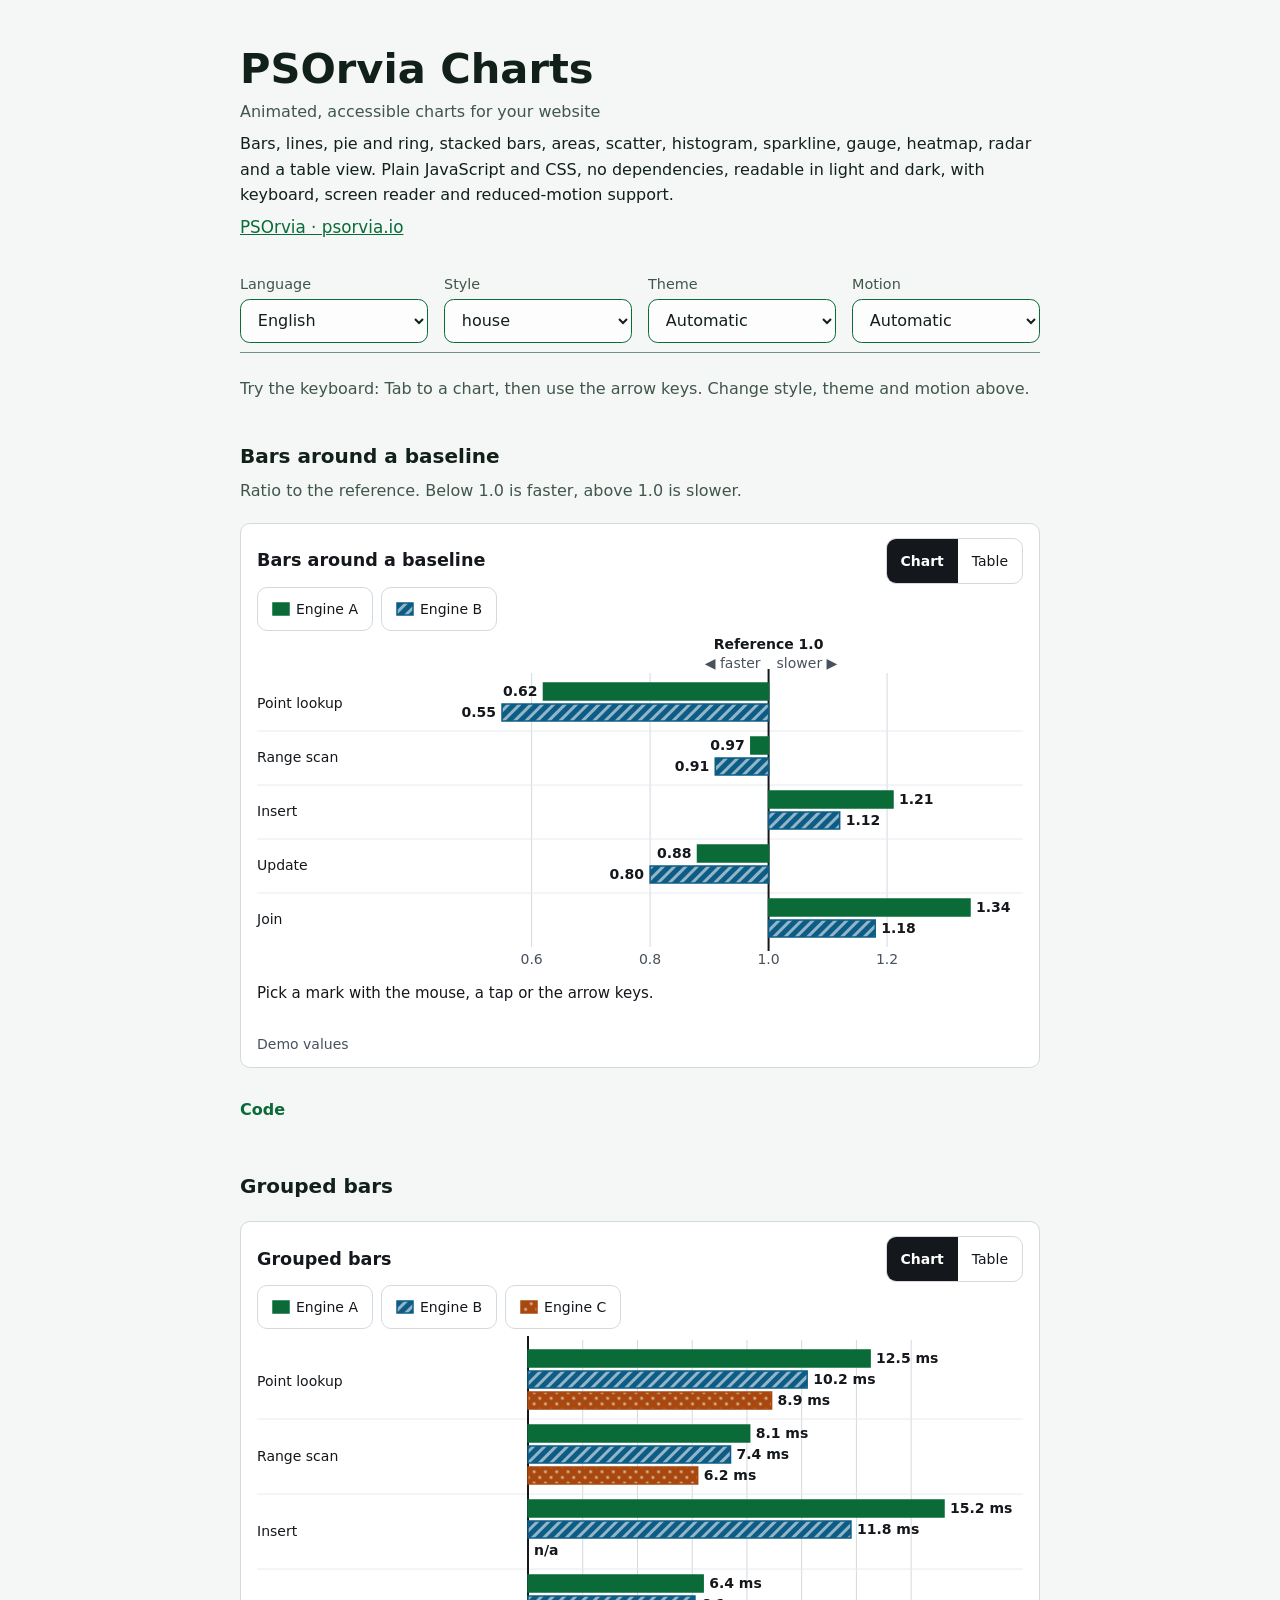
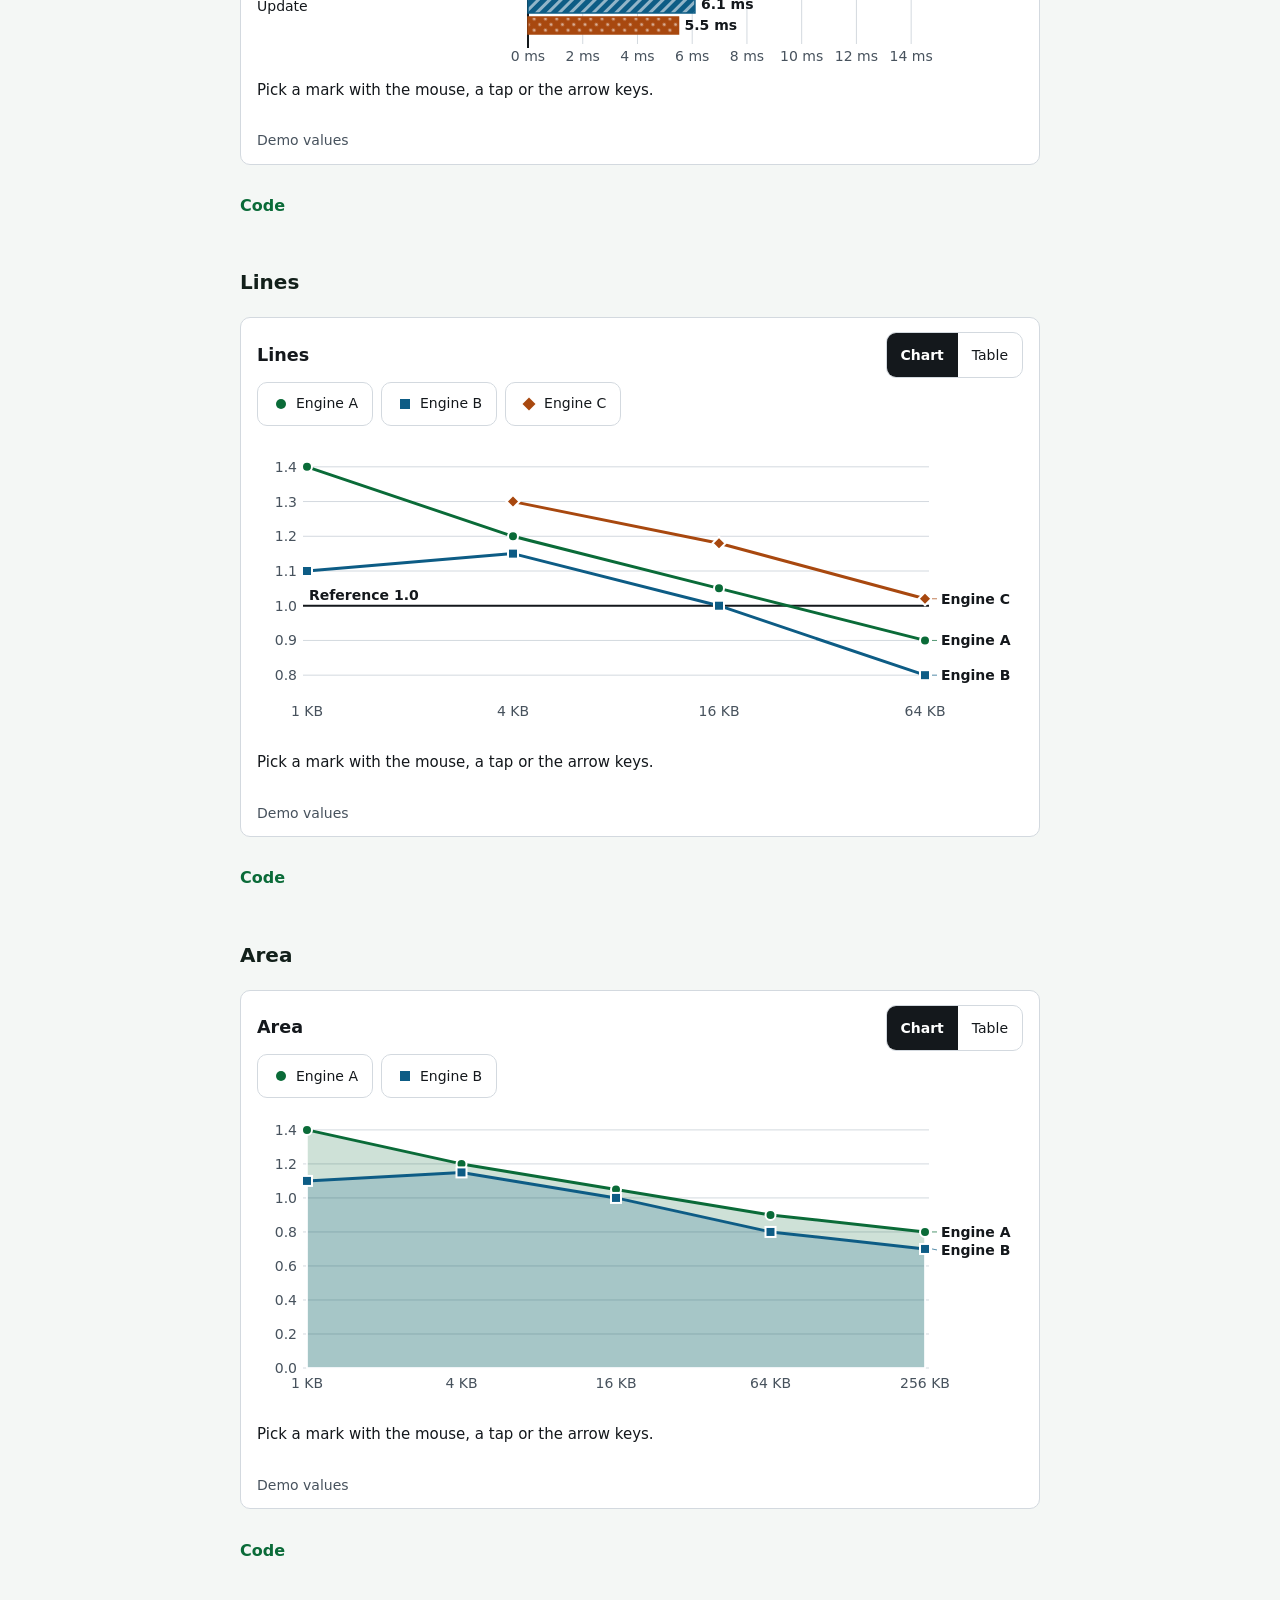
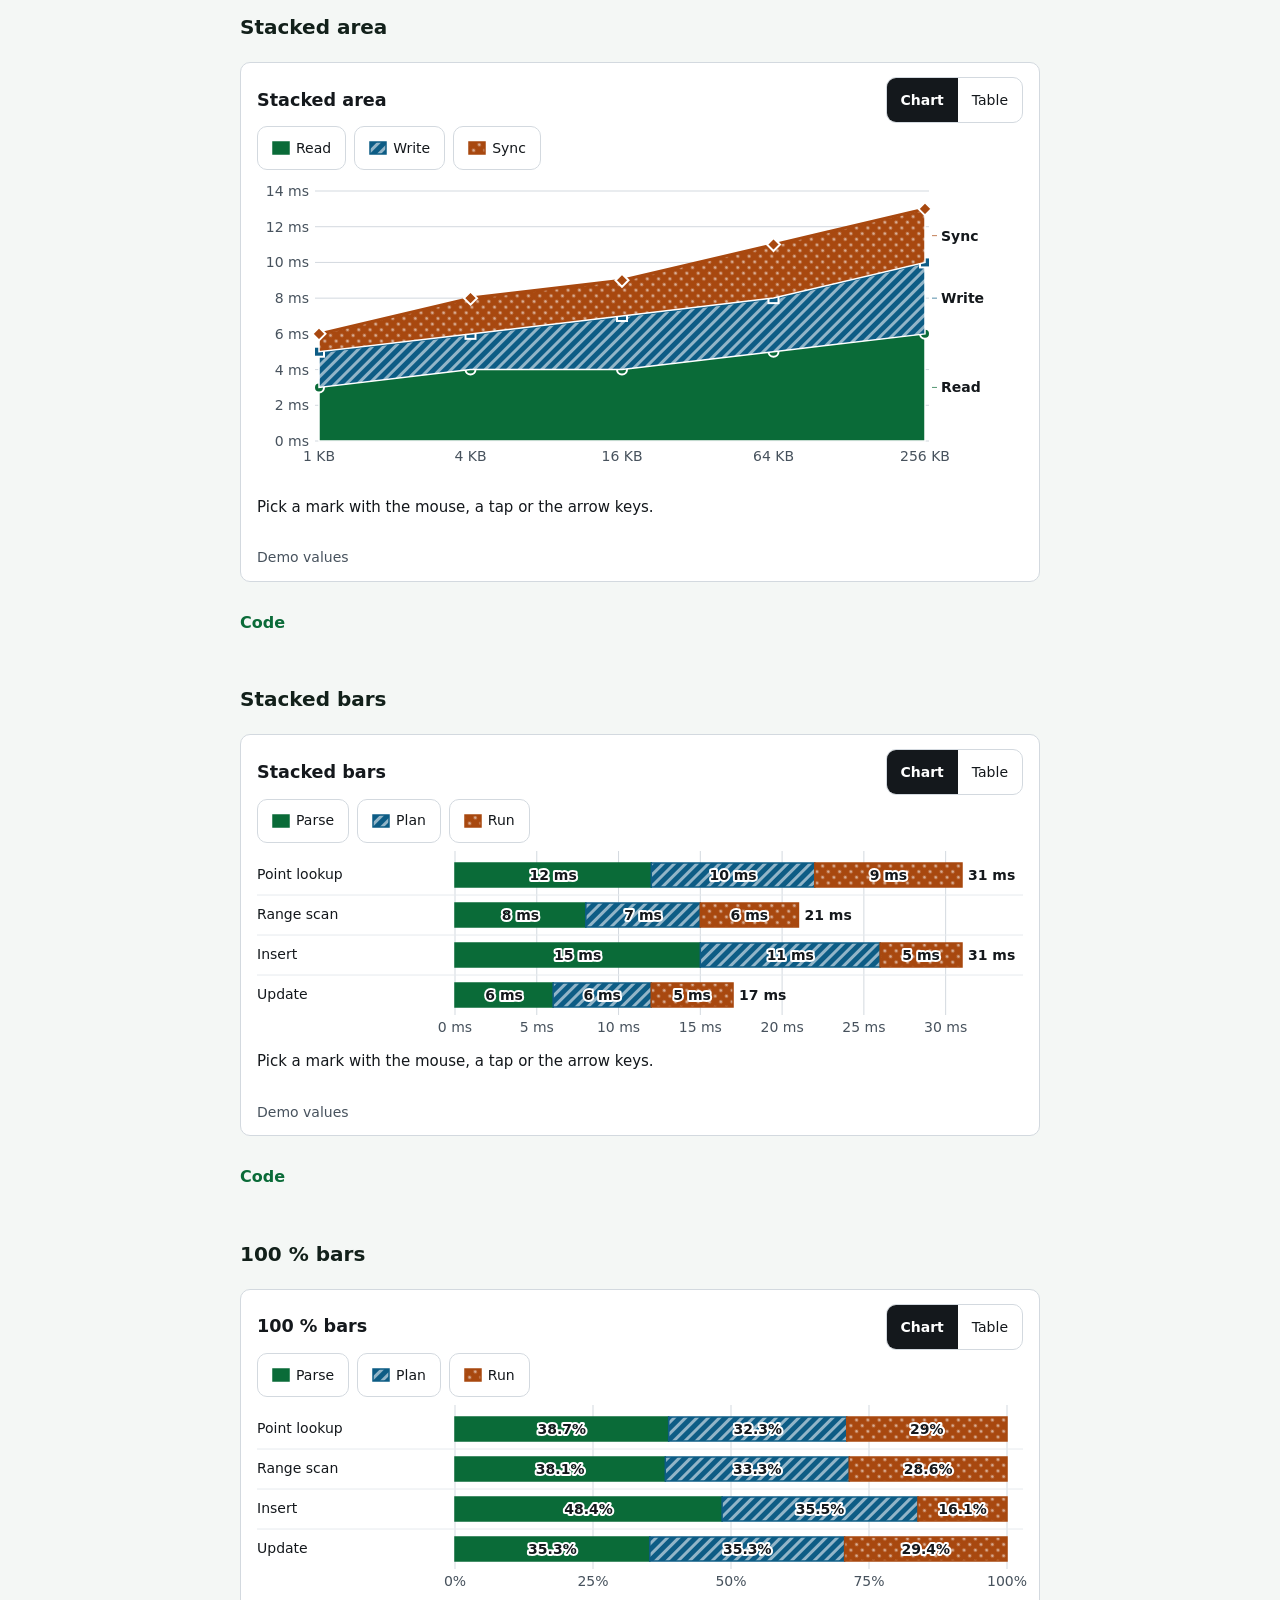
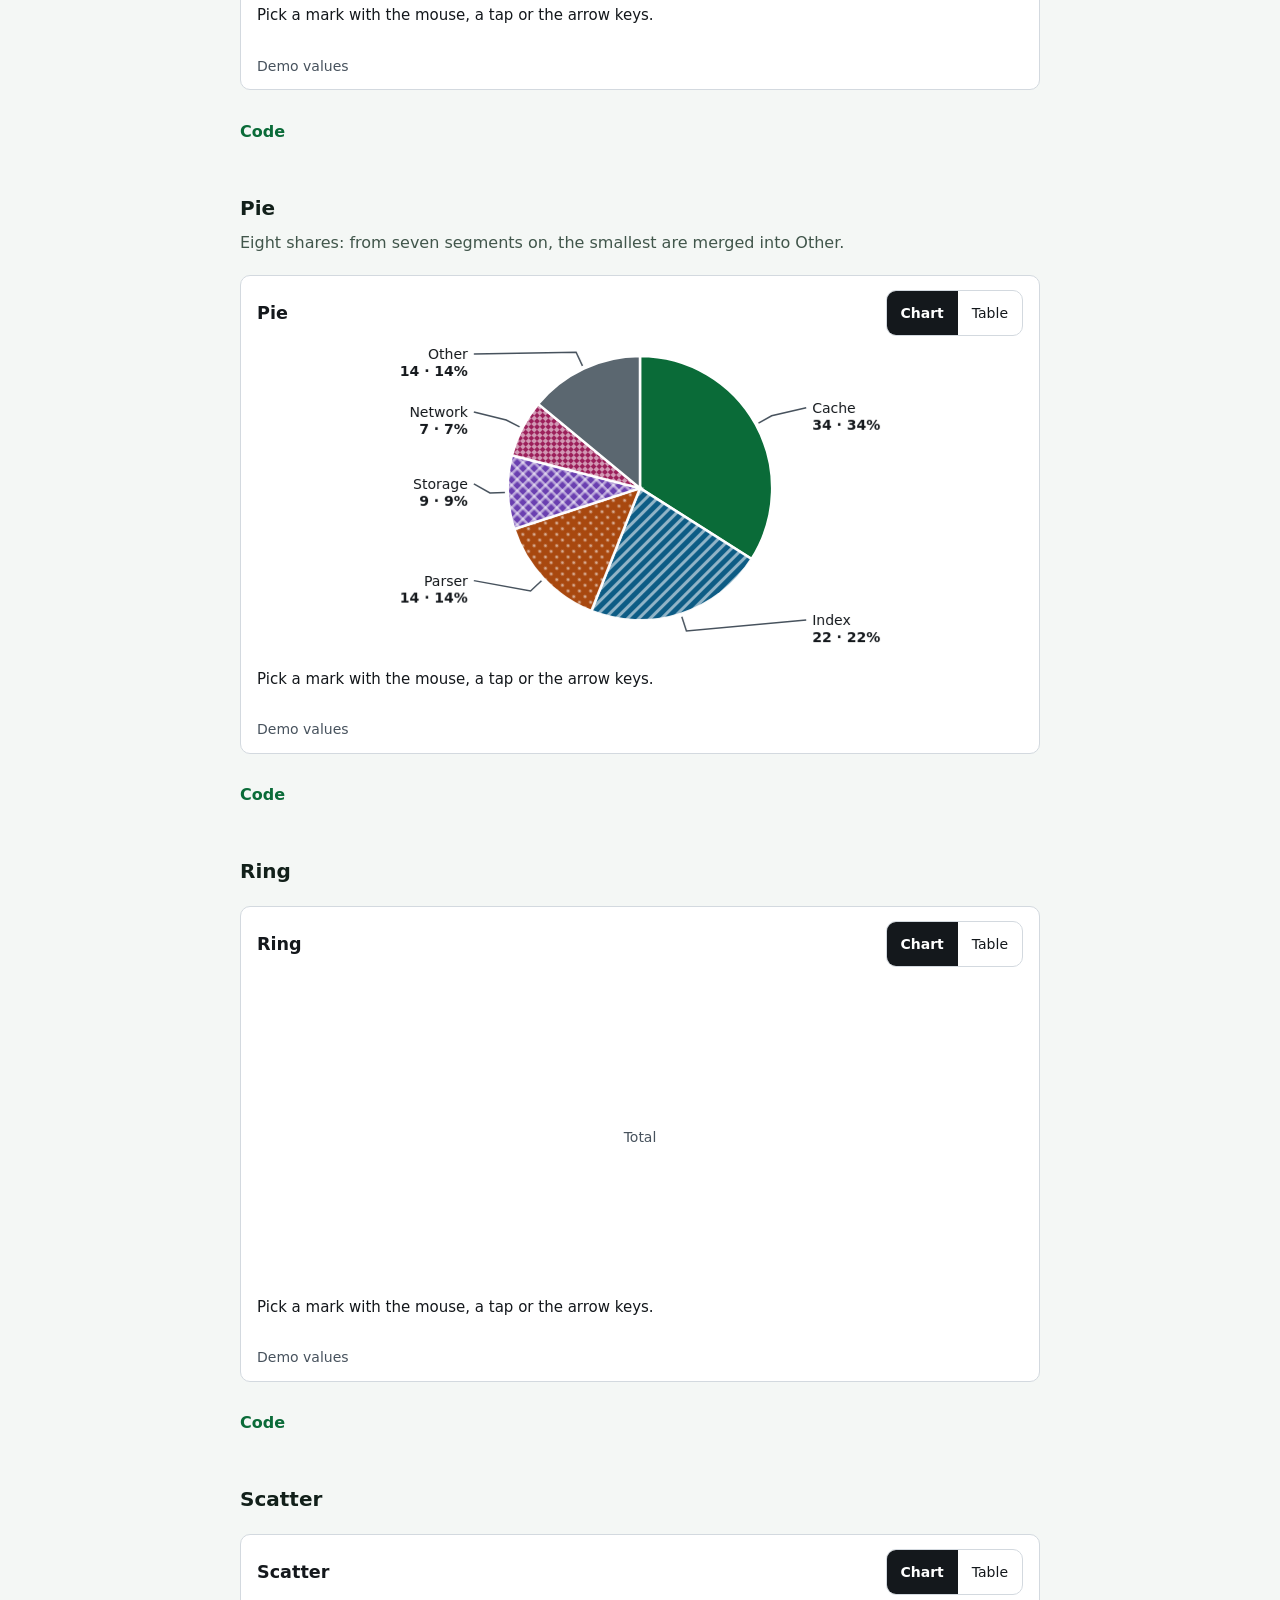
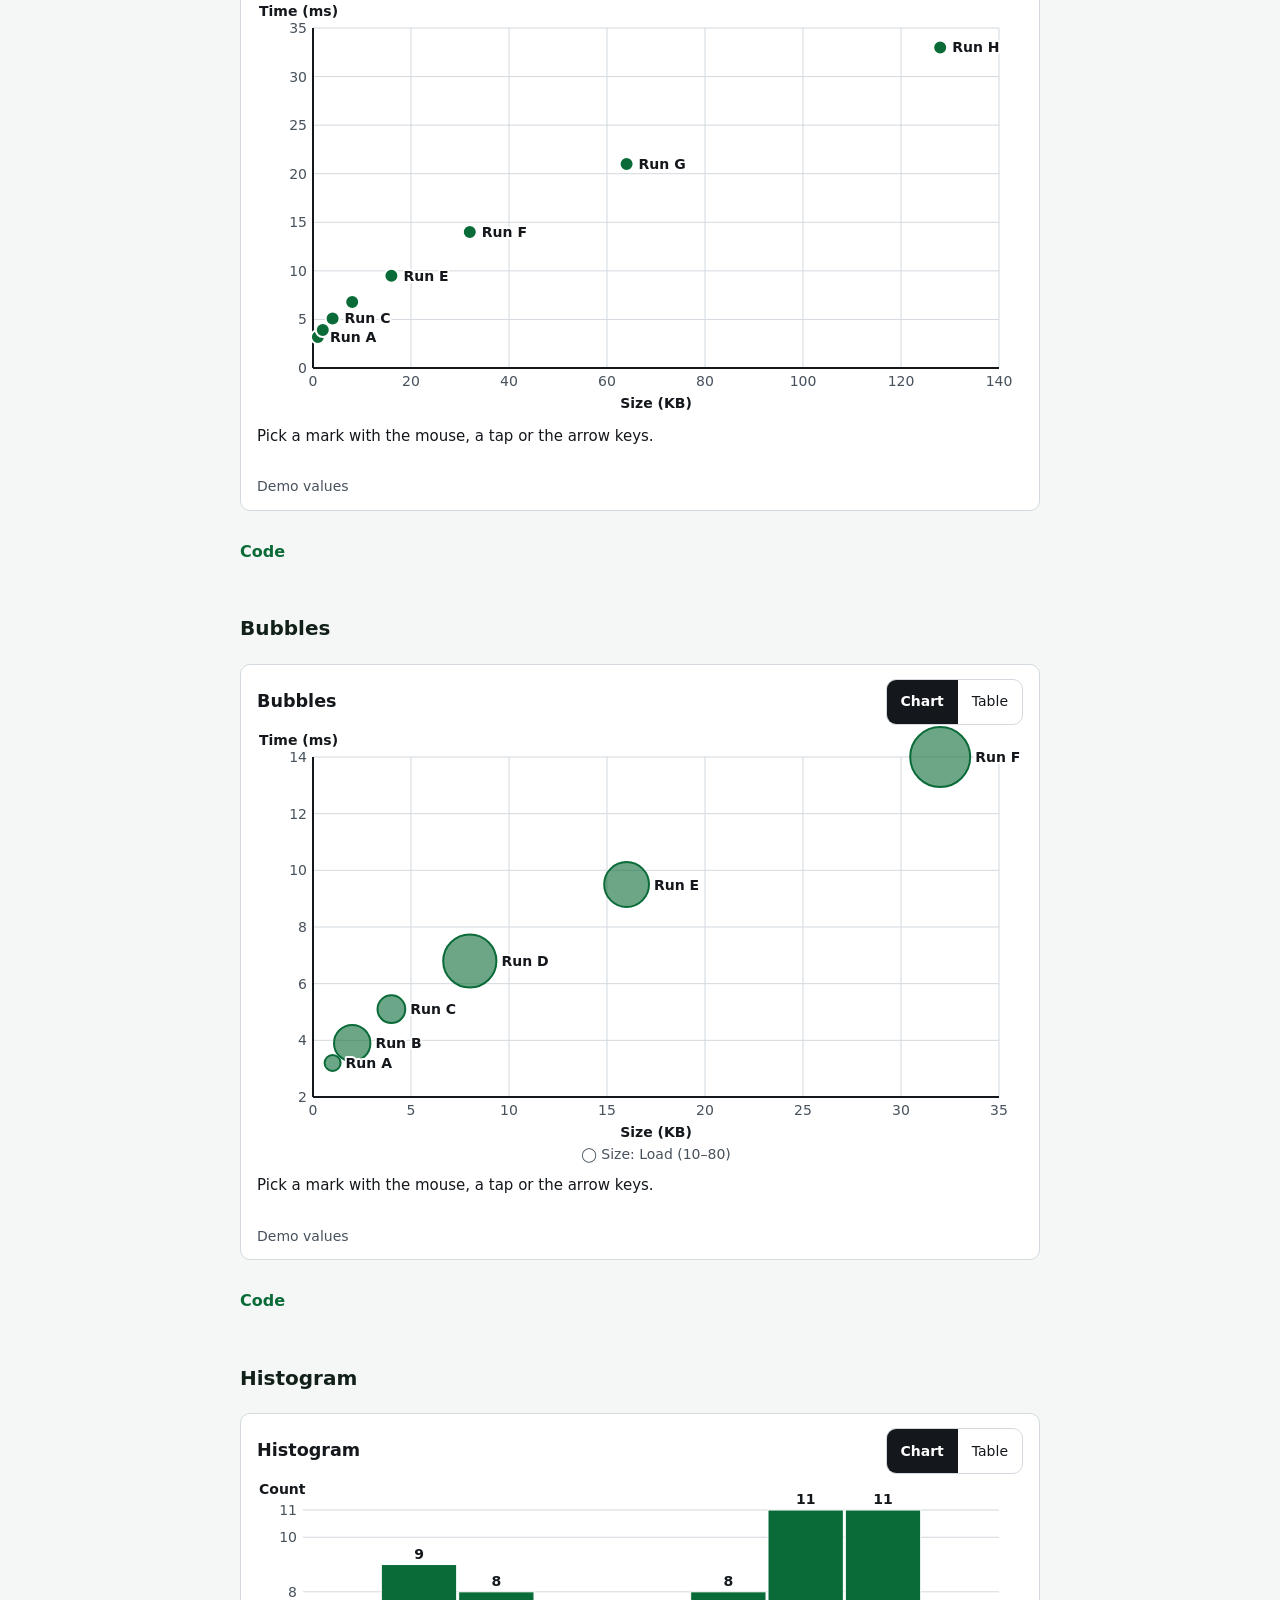
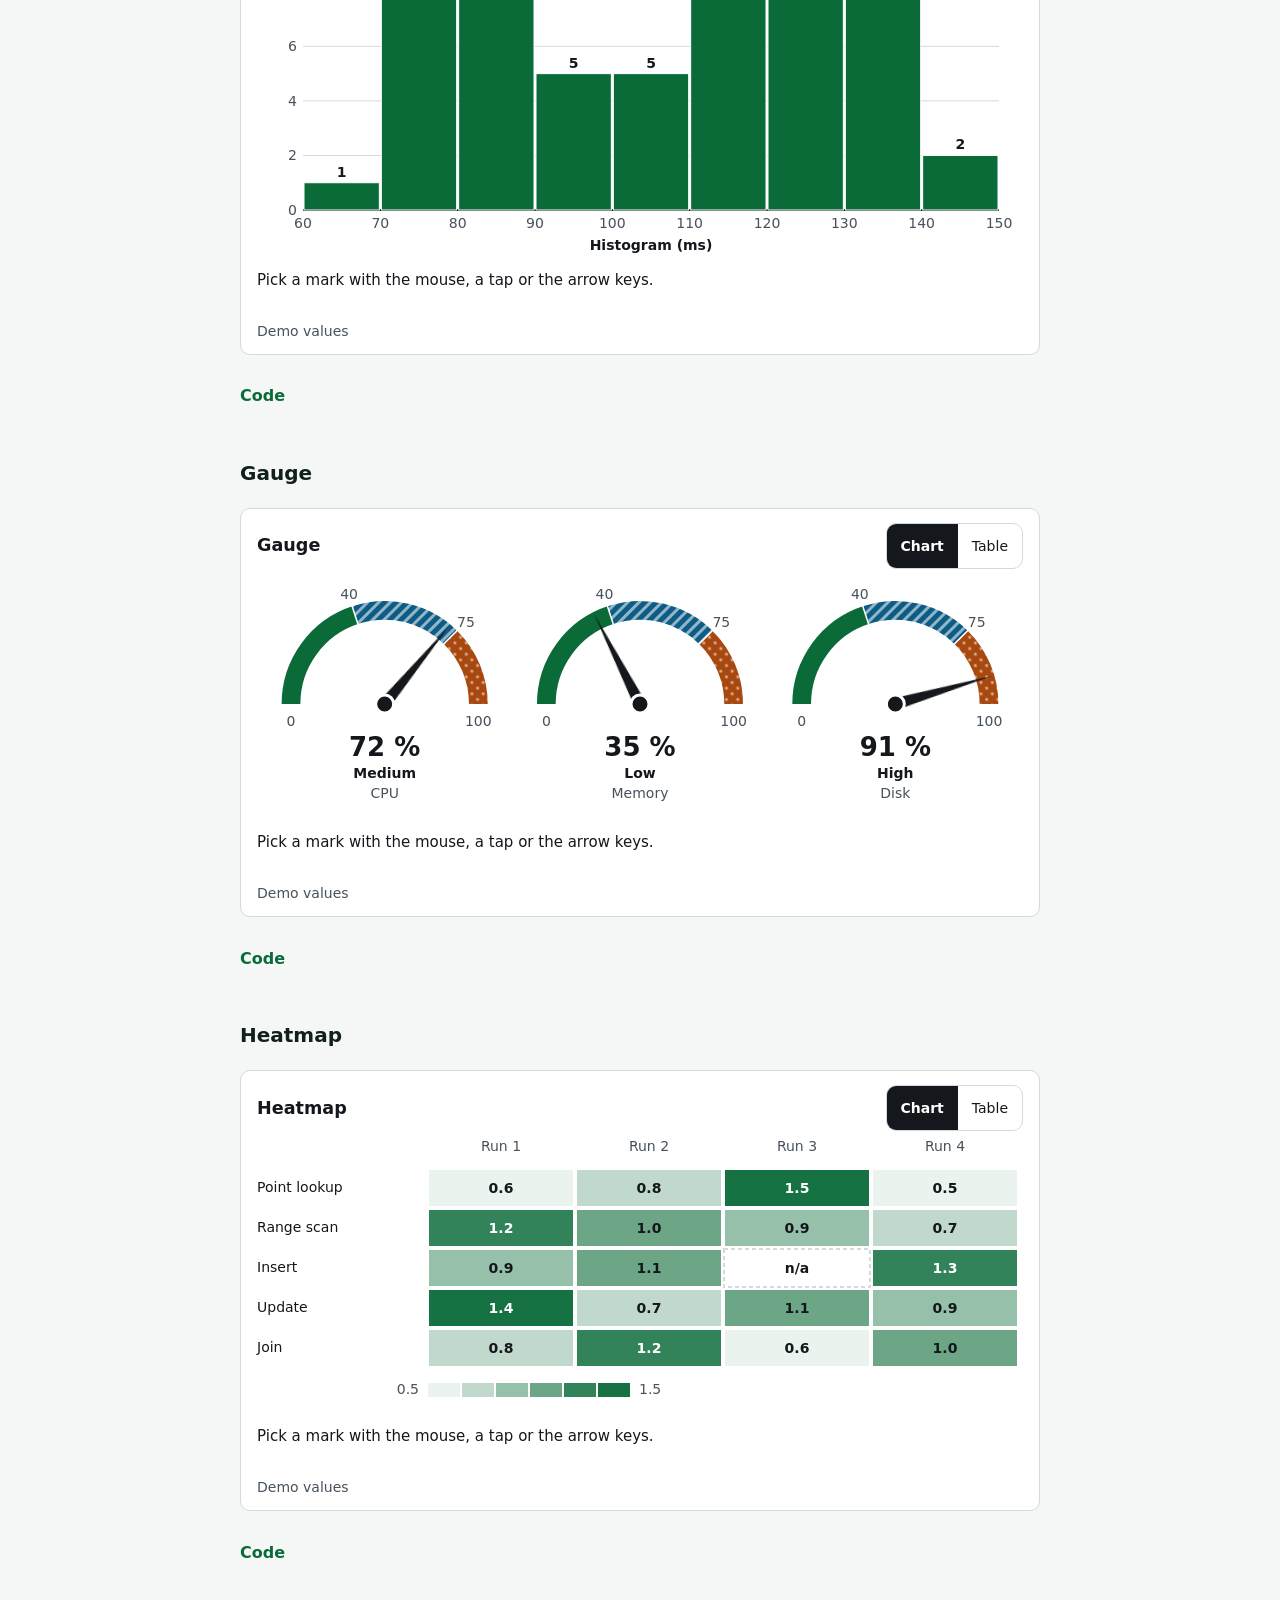
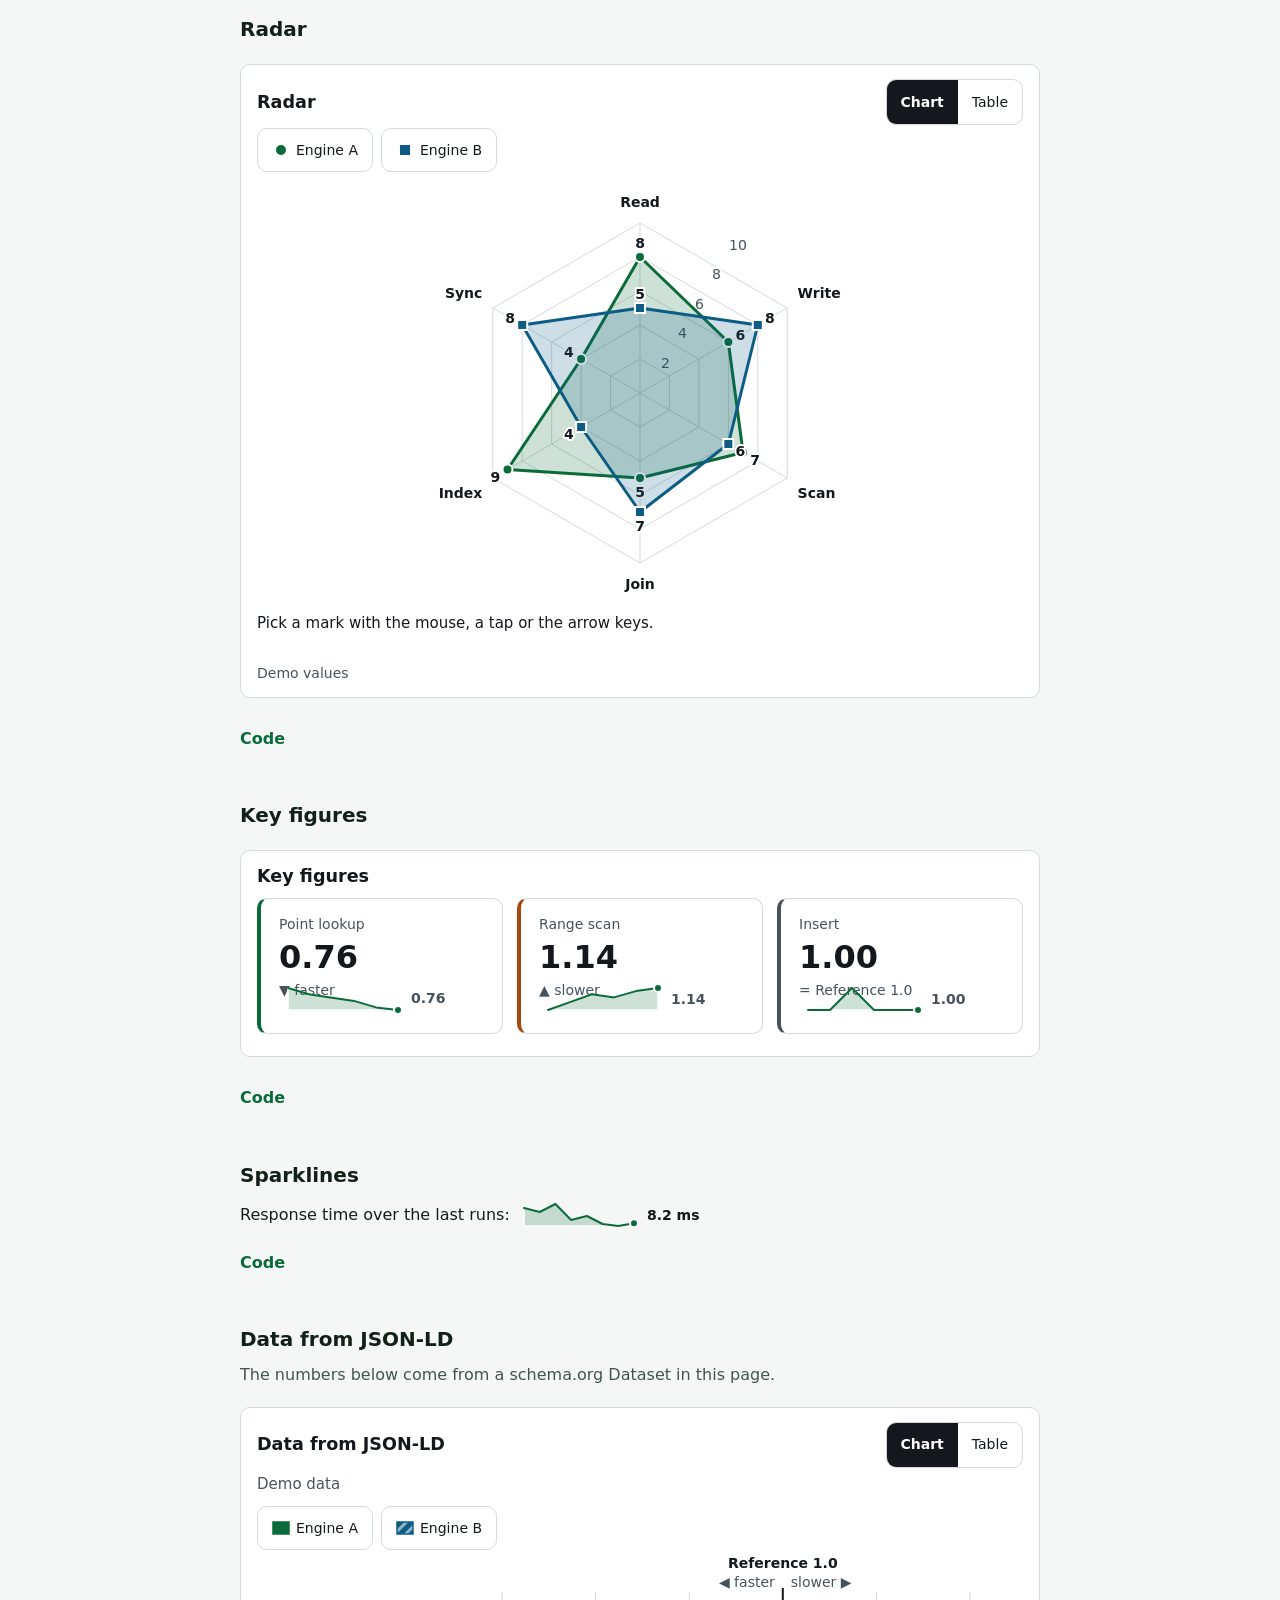
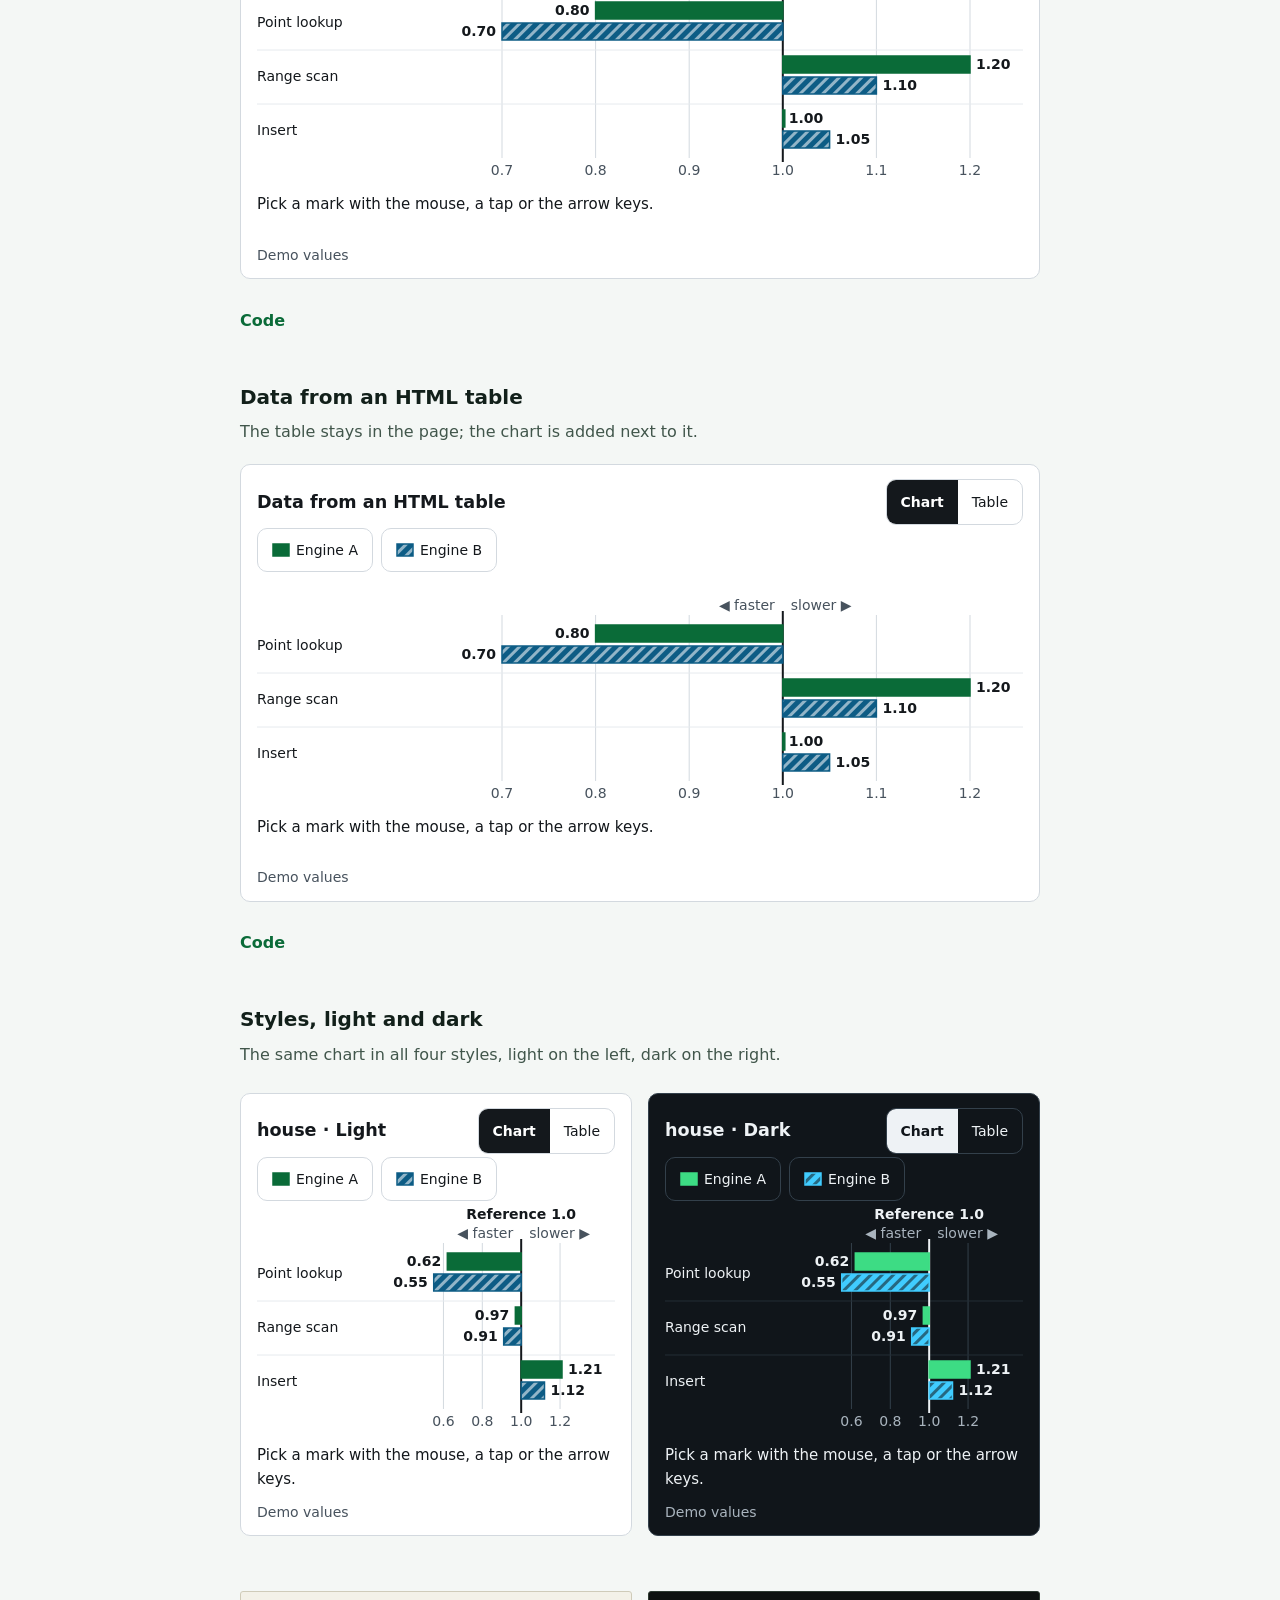
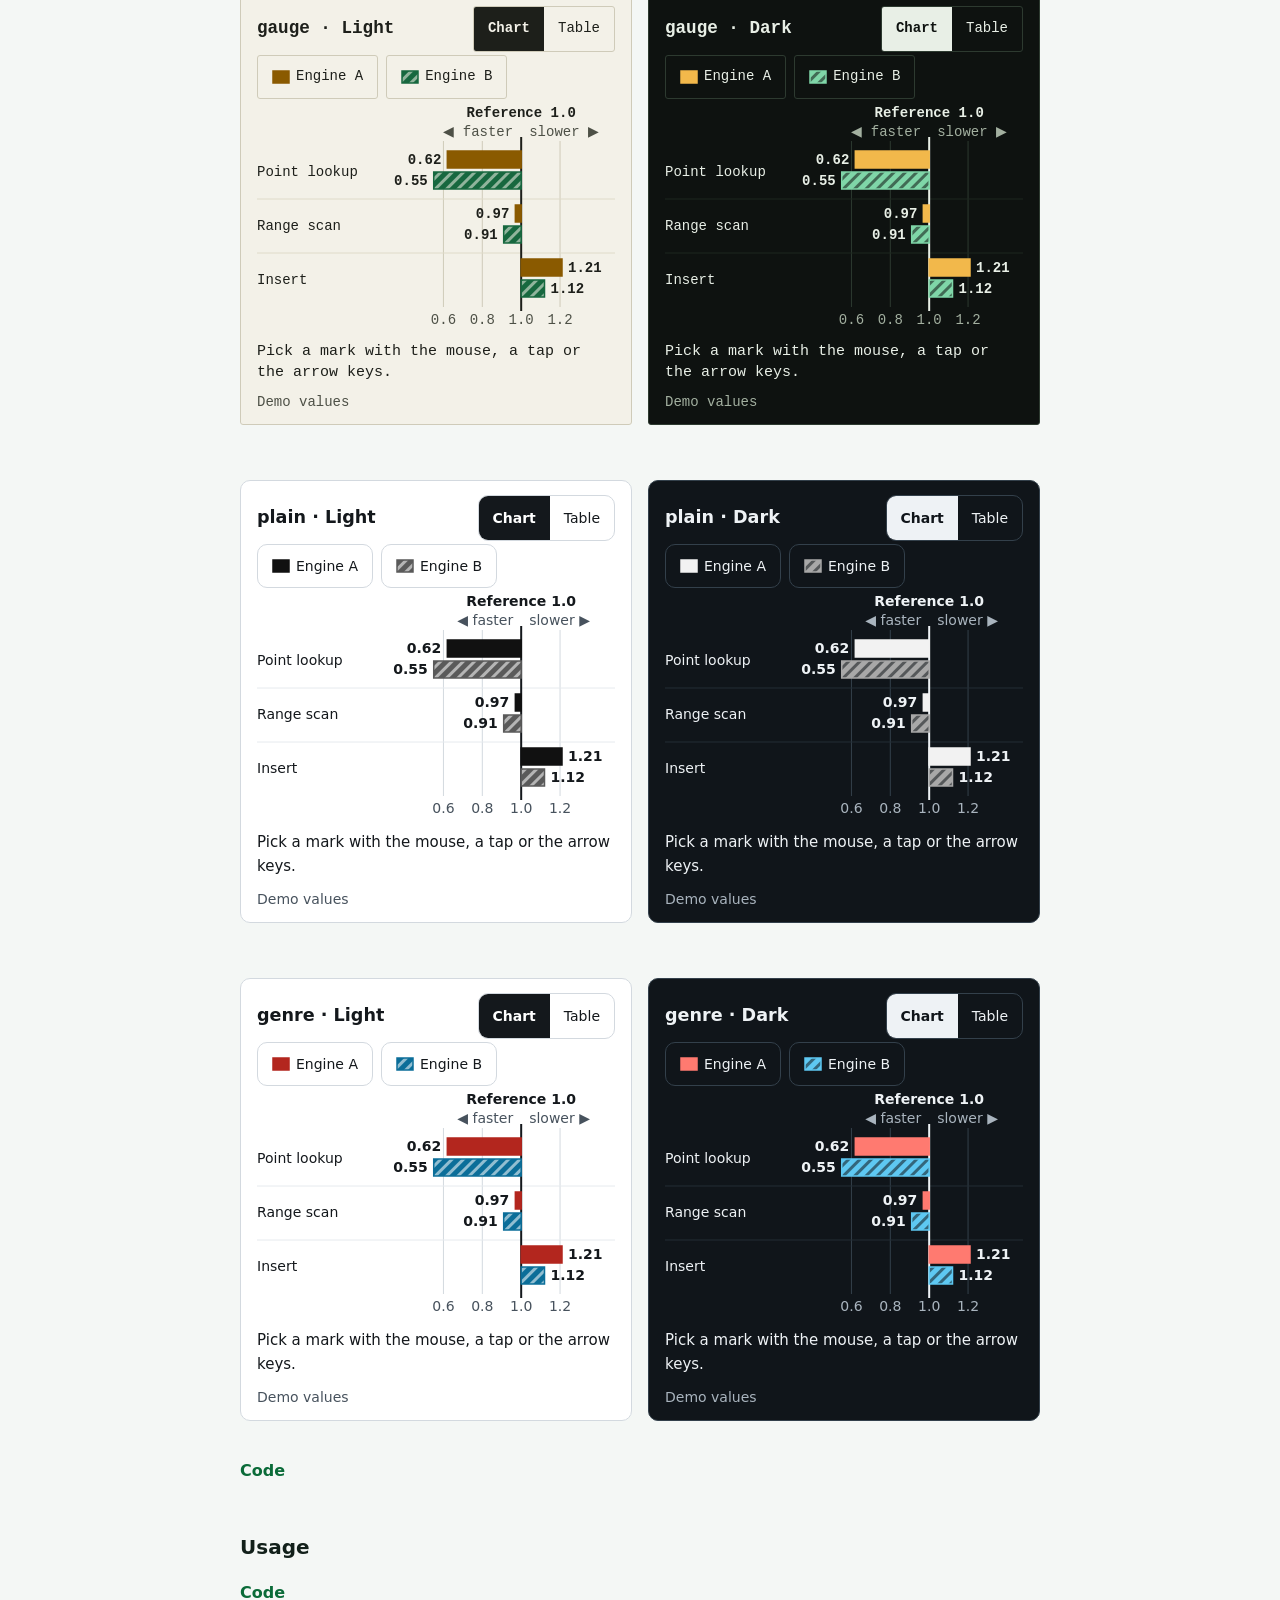
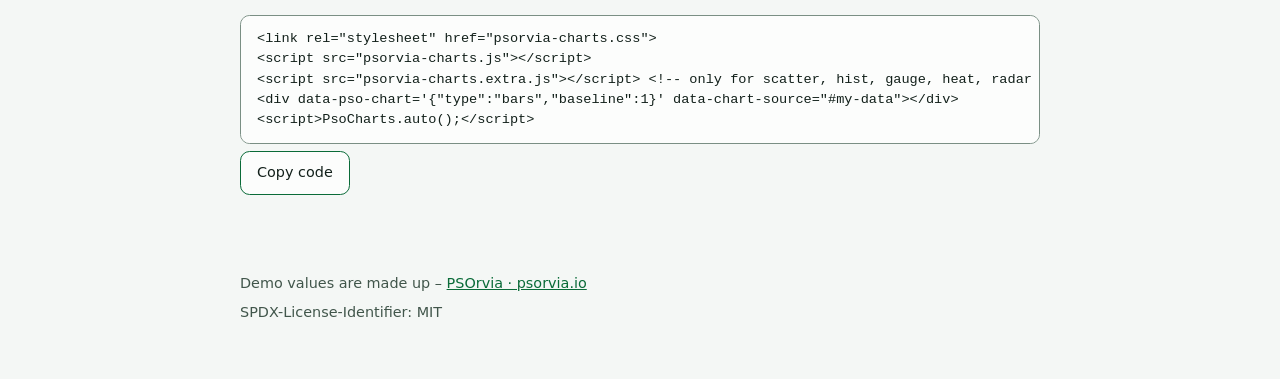
<file: index.html>
<!doctype html>
<html lang="en">
<head>
<meta charset="utf-8">
<meta name="viewport" content="width=device-width,initial-scale=1">
<title>PSOrvia Charts</title>
<meta name="description" content="Animated, accessible charts for your website. Plain JavaScript and CSS, no dependencies.">
<link rel="stylesheet" href="psorvia-charts.css">
<style>
:root{color-scheme:light dark;--bg:#f4f7f5;--fg:#12201a;--mut:#41564b;--ac:#0a6b38;--card:rgba(255,255,255,.72);--ln:#7a8f84}
@media (prefers-color-scheme:dark){:root:not([data-theme=light]){--bg:#07100c;--fg:#e6f2ec;--mut:#9db5a9;--ac:#3ddc84;--card:rgba(7,16,12,.6);--ln:#5f7769}}
:root[data-theme=dark]{color-scheme:dark;--bg:#07100c;--fg:#e6f2ec;--mut:#9db5a9;--ac:#3ddc84;--card:rgba(7,16,12,.6);--ln:#5f7769}
:root[data-theme=light]{color-scheme:light}
*{box-sizing:border-box}
html,body{margin:0}
body{background:var(--bg);color:var(--fg);font:16px/1.6 system-ui,sans-serif;overflow-wrap:anywhere}
main{max-width:52rem;margin:0 auto;padding:5vh 16px 2rem}
h1{font-size:clamp(1.9rem,8vw,2.6rem);margin:0 0 .3rem;line-height:1.15}
h2{font-size:1.25rem;margin:2.4rem 0 .3rem}
p{margin:.4rem 0}
.mut{color:var(--mut)}
.brand{font-size:1.05rem;margin:.2rem 0 1rem}
.bar{display:grid;grid-template-columns:repeat(auto-fit,minmax(9.5rem,1fr));gap:.7rem 1rem;margin:1.4rem 0;position:sticky;top:0;z-index:5;background:var(--bg);padding:.6rem 0;border-bottom:1px solid var(--ln)}
.bar div{display:flex;flex-direction:column;gap:.15rem;min-width:0}
select{font:inherit;font-size:1rem;padding:.55rem .8rem;min-height:44px;border-radius:.6rem;border:1px solid var(--ac);background:var(--card);color:var(--fg);cursor:pointer;width:100%}
select:focus-visible,a:focus-visible,summary:focus-visible,button:focus-visible,pre:focus-visible{outline:3px solid var(--fg);outline-offset:2px}
label{font-size:.9rem;color:var(--mut)}
details{margin:.5rem 0 0}
summary{cursor:pointer;min-height:44px;display:flex;align-items:center;gap:.6rem;color:var(--ac);font-weight:600}
.cb{position:relative}
pre{margin:0;background:var(--card);border:1px solid var(--ln);padding:.8rem 1rem;border-radius:.6rem;overflow-x:auto;font:.85rem/1.5 ui-monospace,monospace;overflow-wrap:normal;white-space:pre}
.cp{font:inherit;font-size:.9rem;min-height:44px;min-width:44px;padding:.3rem 1rem;margin:.4rem 0;border-radius:.6rem;border:1px solid var(--ac);background:var(--card);color:var(--fg);cursor:pointer}
footer{max-width:52rem;margin:0 auto;padding:2rem 16px 3rem;font-size:.9rem;color:var(--mut)}
a{color:var(--ac)}
.skip{position:absolute;left:-999px}.skip:focus{left:8px;top:8px;background:var(--bg);padding:6px 10px;z-index:9}
.src{width:100%;border-collapse:collapse;font-size:.95rem;margin:.5rem 0}
.src th,.src td{padding:6px 10px;border-bottom:1px solid var(--ln);text-align:left}.src td{text-align:right}
.grid{display:grid;grid-template-columns:1fr 1fr;gap:1rem}
@media (max-width:700px){.grid{grid-template-columns:1fr}}
.grid>div{min-width:0}
@media (prefers-reduced-motion:reduce){html{scroll-behavior:auto}}
</style>
</head>
<body>
<a class="skip" href="#main" id="skip"></a>
<main id="main">
<h1>PSOrvia Charts</h1>
<p id="tag" class="mut"></p>
<p id="intro"></p>
<p class="brand"><a href="https://psorvia.io">PSOrvia &middot; psorvia.io</a></p>
<div class="bar" role="group" id="ctl">
<div><label for="lg" id="lgl"></label><select id="lg"></select></div>
<div><label for="st" id="stl"></label><select id="st"><option value="house">house</option><option value="gauge">gauge</option><option value="plain">plain</option><option value="genre">genre</option></select></div>
<div><label for="th" id="thl"></label><select id="th"><option value="auto"></option><option value="light"></option><option value="dark"></option></select></div>
<div><label for="mo" id="mol"></label><select id="mo"><option value="auto"></option><option value="off"></option></select></div>
</div>
<p id="cap" class="mut"></p>
<div id="ex"></div>
<script type="application/ld+json" id="ld-demo">{"@context":"https://schema.org","@type":"Dataset","name":"Demo","description":"Demo data","creator":{"@type":"Organization","name":"Petit Souris"},"measurementTechnique":"Demo values","license":"https://creativecommons.org/publicdomain/zero/1.0/","variableMeasured":[{"@type":"PropertyValue","name":"Engine A","valueReference":[{"@type":"PropertyValue","name":"Point lookup","value":0.8},{"@type":"PropertyValue","name":"Range scan","value":1.2},{"@type":"PropertyValue","name":"Insert","value":1.0}]},{"@type":"PropertyValue","name":"Engine B","valueReference":[{"@type":"PropertyValue","name":"Point lookup","value":0.7},{"@type":"PropertyValue","name":"Range scan","value":1.1},{"@type":"PropertyValue","name":"Insert","value":1.05}]}]}</script>
<table id="src-table" class="src" hidden><caption></caption><thead><tr><th scope="col"></th><th scope="col">Engine A</th><th scope="col">Engine B</th></tr></thead><tbody>
<tr><th scope="row">Point lookup</th><td data-value="0.8">0.80</td><td data-value="0.7">0.70</td></tr>
<tr><th scope="row">Range scan</th><td data-value="1.2">1.20</td><td data-value="1.1">1.10</td></tr>
<tr><th scope="row">Insert</th><td data-value="1">1.00</td><td data-value="1.05">1.05</td></tr>
</tbody></table>
<h2 id="us"></h2>
<div id="usage"></div>
</main>
<footer><p><span id="cr"></span> &ndash; <a href="https://psorvia.io">PSOrvia &middot; psorvia.io</a></p><p>SPDX-License-Identifier: MIT</p></footer>
<script type="application/json" id="i18n">{"en": {"name": "English", "tag": "Animated, accessible charts for your website", "intro": "Bars, lines, pie and ring, stacked bars, areas, scatter, histogram, sparkline, gauge, heatmap, radar and a table view. Plain JavaScript and CSS, no dependencies, readable in light and dark, with keyboard, screen reader and reduced-motion support.", "caption": "Try the keyboard: Tab to a chart, then use the arrow keys. Change style, theme and motion above.", "lang": "Language", "style": "Style", "theme": "Theme", "motion": "Motion", "auto": "Automatic", "light": "Light", "dark": "Dark", "off": "Off", "usage": "Usage", "skip": "Skip to content", "credit": "Demo values are made up", "h_bars": "Bars around a baseline", "t_bars": "Ratio to the reference. Below 1.0 is faster, above 1.0 is slower.", "h_group": "Grouped bars", "h_lines": "Lines", "h_tiles": "Key figures", "h_ld": "Data from JSON-LD", "t_ld": "The numbers below come from a schema.org Dataset in this page.", "h_tab": "Data from an HTML table", "t_tab": "The table stays in the page; the chart is added next to it.", "ref": "Reference 1.0", "faster": "faster", "slower": "slower", "case": "Case", "src": "Demo values", "chart": "Chart", "table": "Table", "view": "View", "na": "n/a", "hint": "Pick a mark with the mouse, a tap or the arrow keys.", "keys": "Arrow keys move between marks, Home and End jump, Escape clears.", "h_new": "More chart types", "h_pie": "Pie", "h_donut": "Ring", "t_pie": "Eight shares: from seven segments on, the smallest are merged into Other.", "h_stack": "Stacked bars", "h_pct": "100 % bars", "h_area": "Area", "h_sarea": "Stacked area", "h_scatter": "Scatter", "h_bubble": "Bubbles", "h_hist": "Histogram", "h_spark": "Sparklines", "t_spark": "Response time over the last runs:", "h_gauge": "Gauge", "h_heat": "Heatmap", "h_radar": "Radar", "bl": "Low", "bm": "Medium", "bh": "High", "other": "Other", "sum": "Total", "mean": "Average", "share": "Share", "count": "Count", "range": "Range", "size": "Size", "x_size": "Size", "x_time": "Time", "x_load": "Load", "copy": "Copy code", "copied": "Copied", "code": "Code", "h_styles": "Styles, light and dark", "t_styles": "The same chart in all four styles, light on the left, dark on the right."}, "de": {"name": "Deutsch", "tag": "Animierte, barrierefreie Diagramme für deine Website", "intro": "Balken, Linien, Kreis und Ring, gestapelte Balken, Flächen, Streudiagramm, Histogramm, Sparkline, Tacho, Heatmap, Radar und eine Tabellenansicht. Reines JavaScript und CSS, ohne Abhängigkeiten, in Hell und Dunkel gut lesbar, mit Tastatur-, Screenreader- und Reduced-Motion-Unterstützung.", "caption": "Probier die Tastatur: Mit Tab zu einem Diagramm, dann die Pfeiltasten. Stil, Farbschema und Bewegung stellst du oben um.", "lang": "Sprache", "style": "Stil", "theme": "Farbschema", "motion": "Bewegung", "auto": "Automatisch", "light": "Hell", "dark": "Dunkel", "off": "Aus", "usage": "Einbindung", "skip": "Zum Inhalt springen", "credit": "Die Demo-Werte sind erfunden", "h_bars": "Balken um eine Bezugslinie", "t_bars": "Verhältnis zur Referenz. Unter 1,0 ist schneller, über 1,0 ist langsamer.", "h_group": "Gruppierte Balken", "h_lines": "Linien", "h_tiles": "Kennzahlen", "h_ld": "Daten aus JSON-LD", "t_ld": "Die Zahlen unten stammen aus einem schema.org-Dataset in dieser Seite.", "h_tab": "Daten aus einer HTML-Tabelle", "t_tab": "Die Tabelle bleibt in der Seite; das Diagramm kommt daneben.", "ref": "Referenz 1,0", "faster": "schneller", "slower": "langsamer", "case": "Fall", "src": "Demo-Werte", "chart": "Diagramm", "table": "Tabelle", "view": "Ansicht", "na": "k. A.", "hint": "Wähle eine Marke mit Maus, Tipp oder Pfeiltasten.", "keys": "Pfeiltasten wechseln zwischen den Marken, Pos1 und Ende springen, Escape hebt die Auswahl auf.", "h_new": "Weitere Diagrammarten", "h_pie": "Kreis", "h_donut": "Ring", "t_pie": "Acht Anteile: ab sieben Segmenten werden die kleinsten zu „Sonstiges“ zusammengefasst.", "h_stack": "Gestapelte Balken", "h_pct": "100-%-Balken", "h_area": "Fläche", "h_sarea": "Gestapelte Fläche", "h_scatter": "Streudiagramm", "h_bubble": "Blasen", "h_hist": "Histogramm", "h_spark": "Sparklines", "t_spark": "Antwortzeit der letzten Läufe:", "h_gauge": "Tacho", "h_heat": "Heatmap", "h_radar": "Radar", "bl": "Niedrig", "bm": "Mittel", "bh": "Hoch", "other": "Sonstiges", "sum": "Summe", "mean": "Mittelwert", "share": "Anteil", "count": "Anzahl", "range": "Bereich", "size": "Größe", "x_size": "Größe", "x_time": "Zeit", "x_load": "Last", "copy": "Code kopieren", "copied": "Kopiert", "code": "Code", "h_styles": "Stile, hell und dunkel", "t_styles": "Dasselbe Diagramm in allen vier Stilen, links hell, rechts dunkel."}, "bg": {"name": "Български", "tag": "Анимирани, достъпни диаграми за вашия уебсайт", "intro": "Стълбове, линии, кръгова диаграма и пръстен, натрупани стълбове, площи, точкова диаграма, хистограма, спарклайн, скоростомер, топлинна карта, радар и изглед като таблица. Чист JavaScript и CSS без зависимости, четлив на светла и тъмна тема, с поддръжка на клавиатура, екранен четец и намалено движение.", "caption": "Опитайте с клавиатурата: с Tab стигнете до диаграма, после използвайте стрелките. Стилът, темата и движението се сменят отгоре.", "lang": "Език", "style": "Стил", "theme": "Тема", "motion": "Движение", "auto": "Автоматично", "light": "Светла", "dark": "Тъмна", "off": "Изкл.", "usage": "Използване", "skip": "Към съдържанието", "credit": "Демонстрационните стойности са измислени", "h_bars": "Колони около базова линия", "t_bars": "Съотношение към еталона. Под 1,0 е по-бързо, над 1,0 е по-бавно.", "h_group": "Групирани колони", "h_lines": "Линии", "h_tiles": "Ключови показатели", "h_ld": "Данни от JSON-LD", "t_ld": "Числата по-долу идват от набор от данни по schema.org (Dataset) в тази страница.", "h_tab": "Данни от HTML таблица", "t_tab": "Таблицата остава в страницата; диаграмата се добавя до нея.", "ref": "Еталон 1,0", "faster": "по-бързо", "slower": "по-бавно", "case": "Случай", "src": "Демонстрационни стойности", "chart": "Диаграма", "table": "Таблица", "view": "Изглед", "na": "няма данни", "hint": "Изберете маркер с мишката, с докосване или със стрелките.", "keys": "Стрелките местят между маркерите, Home и End скачат в началото и края, Escape отменя избора.", "h_new": "Още видове диаграми", "h_pie": "Кръгова", "h_donut": "Пръстен", "t_pie": "Осем дяла: от седем сегмента нагоре най-малките се обединяват в „Други“.", "h_stack": "Натрупани стълбове", "h_pct": "100 % стълбове", "h_area": "Площ", "h_sarea": "Натрупана площ", "h_scatter": "Точкова", "h_bubble": "Мехурчета", "h_hist": "Хистограма", "h_spark": "Спарклайни", "t_spark": "Време за отговор при последните изпълнения:", "h_gauge": "Скоростомер", "h_heat": "Топлинна карта", "h_radar": "Радар", "bl": "Ниско", "bm": "Средно", "bh": "Високо", "other": "Други", "sum": "Сума", "mean": "Средно", "share": "Дял", "count": "Брой", "range": "Диапазон", "size": "Размер", "x_size": "Размер", "x_time": "Време", "x_load": "Натоварване", "copy": "Копиране на кода", "copied": "Копирано", "code": "Код", "h_styles": "Стилове, светли и тъмни", "t_styles": "Една и съща диаграма в четирите стила, вляво светла, вдясно тъмна."}, "cs": {"name": "Čeština", "tag": "Animované, přístupné grafy pro váš web", "intro": "Sloupce, čáry, koláč a prstenec, skládané sloupce, plochy, bodový graf, histogram, sparkline, tachometr, teplotní mapa, paprskový graf a tabulkové zobrazení. Čisté JavaScript a CSS bez závislostí, dobře čitelné ve světlém i tmavém režimu, s podporou klávesnice, čtečky obrazovky a omezeného pohybu.", "caption": "Vyzkoušejte klávesnici: klávesou Tab přejděte na graf a pak použijte šipky. Styl, motiv a pohyb přepnete nahoře.", "lang": "Jazyk", "style": "Styl", "theme": "Motiv", "motion": "Pohyb", "auto": "Automaticky", "light": "Světlý", "dark": "Tmavý", "off": "Vypnuto", "usage": "Použití", "skip": "Přejít na obsah", "credit": "Ukázkové hodnoty jsou vymyšlené", "h_bars": "Sloupce kolem základní linie", "t_bars": "Poměr k referenci. Pod 1,0 je rychlejší, nad 1,0 je pomalejší.", "h_group": "Seskupené sloupce", "h_lines": "Čáry", "h_tiles": "Klíčová čísla", "h_ld": "Data z JSON-LD", "t_ld": "Čísla níže pocházejí ze schema.org Dataset na této stránce.", "h_tab": "Data z HTML tabulky", "t_tab": "Tabulka zůstává na stránce; graf se přidá vedle ní.", "ref": "Reference 1,0", "faster": "rychlejší", "slower": "pomalejší", "case": "Případ", "src": "Ukázkové hodnoty", "chart": "Graf", "table": "Tabulka", "view": "Zobrazení", "na": "není k dispozici", "hint": "Značku vyberete myší, klepnutím nebo šipkami.", "keys": "Šipky přecházejí mezi značkami, Home a End skáčou na začátek a konec, Escape zruší výběr.", "h_new": "Další druhy grafů", "h_pie": "Koláč", "h_donut": "Prstenec", "t_pie": "Osm podílů: od sedmi výsečí se nejmenší sloučí do „Ostatní“.", "h_stack": "Skládané sloupce", "h_pct": "100% sloupce", "h_area": "Plocha", "h_sarea": "Skládaná plocha", "h_scatter": "Bodový", "h_bubble": "Bubliny", "h_hist": "Histogram", "h_spark": "Sparklines", "t_spark": "Doba odezvy v posledních během:", "h_gauge": "Tachometr", "h_heat": "Teplotní mapa", "h_radar": "Paprskový", "bl": "Nízká", "bm": "Střední", "bh": "Vysoká", "other": "Ostatní", "sum": "Součet", "mean": "Průměr", "share": "Podíl", "count": "Počet", "range": "Rozsah", "size": "Velikost", "x_size": "Velikost", "x_time": "Čas", "x_load": "Zátěž", "copy": "Kopírovat kód", "copied": "Zkopírováno", "code": "Kód", "h_styles": "Styly, světlé a tmavé", "t_styles": "Stejný graf ve všech čtyřech stylech, vlevo světlý, vpravo tmavý."}, "da": {"name": "Dansk", "tag": "Animerede, tilgængelige diagrammer til din hjemmeside", "intro": "Søjler, linjer, cirkel og ring, stablede søjler, arealer, punktdiagram, histogram, sparkline, måler, varmekort, radar og en tabelvisning. Ren JavaScript og CSS uden afhængigheder, letlæselig i lys og mørk, med understøttelse af tastatur, skærmlæser og reduceret bevægelse.", "caption": "Prøv tastaturet: Tab til et diagram, og brug derefter piletasterne. Du skifter stil, tema og bevægelse oven over.", "lang": "Sprog", "style": "Stil", "theme": "Tema", "motion": "Bevægelse", "auto": "Automatisk", "light": "Lys", "dark": "Mørk", "off": "Fra", "usage": "Brug", "skip": "Gå til indholdet", "credit": "Demoværdierne er opdigtede", "h_bars": "Søjler omkring en baseline", "t_bars": "Forhold til referencen. Under 1,0 er hurtigere, over 1,0 er langsommere.", "h_group": "Grupperede søjler", "h_lines": "Linjer", "h_tiles": "Nøgletal", "h_ld": "Data fra JSON-LD", "t_ld": "Tallene nedenfor kommer fra et schema.org-Dataset på denne side.", "h_tab": "Data fra en HTML-tabel", "t_tab": "Tabellen bliver på siden; diagrammet tilføjes ved siden af.", "ref": "Reference 1,0", "faster": "hurtigere", "slower": "langsommere", "case": "Tilfælde", "src": "Demoværdier", "chart": "Diagram", "table": "Tabel", "view": "Visning", "na": "ikke tilgængelig", "hint": "Vælg et mærke med musen, et tryk eller piletasterne.", "keys": "Piletasterne skifter mellem mærker, Home og End hopper, Escape rydder valget.", "h_new": "Flere diagramtyper", "h_pie": "Cirkel", "h_donut": "Ring", "t_pie": "Otte andele: fra syv segmenter slås de mindste sammen til „Andet“.", "h_stack": "Stablede søjler", "h_pct": "100 %-søjler", "h_area": "Areal", "h_sarea": "Stablet areal", "h_scatter": "Punktdiagram", "h_bubble": "Bobler", "h_hist": "Histogram", "h_spark": "Sparklines", "t_spark": "Svartid for de seneste kørsler:", "h_gauge": "Måler", "h_heat": "Varmekort", "h_radar": "Radar", "bl": "Lav", "bm": "Middel", "bh": "Høj", "other": "Andet", "sum": "Sum", "mean": "Gennemsnit", "share": "Andel", "count": "Antal", "range": "Interval", "size": "Størrelse", "x_size": "Størrelse", "x_time": "Tid", "x_load": "Belastning", "copy": "Kopiér kode", "copied": "Kopieret", "code": "Kode", "h_styles": "Stilarter, lys og mørk", "t_styles": "Samme diagram i alle fire stilarter, lys til venstre, mørk til højre."}, "el": {"name": "Ελληνικά", "tag": "Κινούμενα, προσβάσιμα διαγράμματα για τον ιστότοπό σας", "intro": "Ράβδοι, γραμμές, πίτα και δακτύλιος, στοιβαγμένες ράβδοι, επιφάνειες, διάγραμμα διασποράς, ιστόγραμμα, sparkline, μετρητής, θερμικός χάρτης, ραντάρ και προβολή πίνακα. Καθαρό JavaScript και CSS χωρίς εξαρτήσεις, ευανάγνωστο σε φωτεινό και σκούρο θέμα, με υποστήριξη πληκτρολογίου, αναγνώστη οθόνης και μειωμένης κίνησης.", "caption": "Δοκιμάστε το πληκτρολόγιο: πατήστε Tab μέχρι ένα διάγραμμα και μετά χρησιμοποιήστε τα βελάκια. Το στιλ, το θέμα και την κίνηση τα αλλάζετε επάνω.", "lang": "Γλώσσα", "style": "Στιλ", "theme": "Θέμα", "motion": "Κίνηση", "auto": "Αυτόματο", "light": "Ανοιχτό", "dark": "Σκούρο", "off": "Ανενεργή", "usage": "Χρήση", "skip": "Μετάβαση στο περιεχόμενο", "credit": "Οι τιμές της επίδειξης είναι επινοημένες", "h_bars": "Ράβδοι γύρω από μια γραμμή αναφοράς", "t_bars": "Λόγος προς την αναφορά. Κάτω από 1,0 είναι ταχύτερο, πάνω από 1,0 είναι πιο αργό.", "h_group": "Ομαδοποιημένες ράβδοι", "h_lines": "Γραμμές", "h_tiles": "Βασικοί αριθμοί", "h_ld": "Δεδομένα από JSON-LD", "t_ld": "Οι αριθμοί παρακάτω προέρχονται από ένα Dataset του schema.org σε αυτή τη σελίδα.", "h_tab": "Δεδομένα από πίνακα HTML", "t_tab": "Ο πίνακας παραμένει στη σελίδα· το διάγραμμα προστίθεται δίπλα του.", "ref": "Αναφορά 1,0", "faster": "ταχύτερο", "slower": "πιο αργό", "case": "Περίπτωση", "src": "Τιμές επίδειξης", "chart": "Διάγραμμα", "table": "Πίνακας", "view": "Προβολή", "na": "μη διαθέσιμο", "hint": "Επιλέξτε ένα σημάδι με το ποντίκι, με πάτημα ή με τα βελάκια.", "keys": "Τα βελάκια μετακινούν μεταξύ των σημαδιών, τα Home και End πηγαίνουν στην αρχή και στο τέλος, το Escape καθαρίζει την επιλογή.", "h_new": "Περισσότεροι τύποι διαγραμμάτων", "h_pie": "Πίτα", "h_donut": "Δακτύλιος", "t_pie": "Οκτώ μερίδια: από επτά τμήματα και πάνω, τα μικρότερα συγχωνεύονται στο «Λοιπά».", "h_stack": "Στοιβαγμένες ράβδοι", "h_pct": "Ράβδοι 100 %", "h_area": "Επιφάνεια", "h_sarea": "Στοιβαγμένη επιφάνεια", "h_scatter": "Διασπορά", "h_bubble": "Φυσαλίδες", "h_hist": "Ιστόγραμμα", "h_spark": "Sparklines", "t_spark": "Χρόνος απόκρισης στις τελευταίες εκτελέσεις:", "h_gauge": "Μετρητής", "h_heat": "Θερμικός χάρτης", "h_radar": "Ραντάρ", "bl": "Χαμηλό", "bm": "Μεσαίο", "bh": "Υψηλό", "other": "Λοιπά", "sum": "Σύνολο", "mean": "Μέσος όρος", "share": "Μερίδιο", "count": "Πλήθος", "range": "Εύρος", "size": "Μέγεθος", "x_size": "Μέγεθος", "x_time": "Χρόνος", "x_load": "Φορτίο", "copy": "Αντιγραφή κώδικα", "copied": "Αντιγράφηκε", "code": "Κώδικας", "h_styles": "Στυλ, φωτεινά και σκοτεινά", "t_styles": "Το ίδιο διάγραμμα στα τέσσερα στυλ, φωτεινό αριστερά, σκοτεινό δεξιά."}, "es": {"name": "Español", "tag": "Gráficos animados y accesibles para tu sitio web", "intro": "Barras, líneas, circular y anillo, barras apiladas, áreas, dispersión, histograma, sparkline, indicador, mapa de calor, radar y una vista de tabla. JavaScript y CSS puros, sin dependencias, legible en claro y oscuro, con compatibilidad con teclado, lector de pantalla y movimiento reducido.", "caption": "Prueba el teclado: con Tab llega a un gráfico y luego usa las flechas. El estilo, el tema y el movimiento se cambian arriba.", "lang": "Idioma", "style": "Estilo", "theme": "Tema", "motion": "Movimiento", "auto": "Automático", "light": "Claro", "dark": "Oscuro", "off": "Desactivado", "usage": "Uso", "skip": "Saltar al contenido", "credit": "Los valores de la demo son inventados", "h_bars": "Barras en torno a una línea base", "t_bars": "Proporción respecto a la referencia. Por debajo de 1,0 es más rápido, por encima de 1,0 es más lento.", "h_group": "Barras agrupadas", "h_lines": "Líneas", "h_tiles": "Cifras clave", "h_ld": "Datos de JSON-LD", "t_ld": "Los números de abajo proceden de un Dataset de schema.org en esta página.", "h_tab": "Datos de una tabla HTML", "t_tab": "La tabla se queda en la página; el gráfico se añade a su lado.", "ref": "Referencia 1,0", "faster": "más rápido", "slower": "más lento", "case": "Caso", "src": "Valores de la demo", "chart": "Gráfico", "table": "Tabla", "view": "Vista", "na": "n/d", "hint": "Elige una marca con el ratón, un toque o las flechas.", "keys": "Las flechas se mueven entre marcas, Inicio y Fin saltan al principio y al final, Escape borra la selección.", "h_new": "Más tipos de gráfico", "h_pie": "Circular", "h_donut": "Anillo", "t_pie": "Ocho partes: a partir de siete sectores, los más pequeños se agrupan en «Otros».", "h_stack": "Barras apiladas", "h_pct": "Barras al 100 %", "h_area": "Área", "h_sarea": "Área apilada", "h_scatter": "Dispersión", "h_bubble": "Burbujas", "h_hist": "Histograma", "h_spark": "Sparklines", "t_spark": "Tiempo de respuesta de las últimas ejecuciones:", "h_gauge": "Indicador", "h_heat": "Mapa de calor", "h_radar": "Radar", "bl": "Bajo", "bm": "Medio", "bh": "Alto", "other": "Otros", "sum": "Suma", "mean": "Media", "share": "Proporción", "count": "Cantidad", "range": "Rango", "size": "Tamaño", "x_size": "Tamaño", "x_time": "Tiempo", "x_load": "Carga", "copy": "Copiar código", "copied": "Copiado", "code": "Código", "h_styles": "Estilos, claro y oscuro", "t_styles": "El mismo gráfico en los cuatro estilos, claro a la izquierda y oscuro a la derecha."}, "et": {"name": "Eesti", "tag": "Animeeritud, ligipääsetavad diagrammid sinu veebilehele", "intro": "Tulbad, jooned, sektor- ja rõngasdiagramm, virnastatud tulbad, pindalad, hajuvusdiagramm, histogramm, sparkline, mõõtur, soojuskaart, radar ja tabelivaade. Puhas JavaScript ja CSS ilma sõltuvusteta, hästi loetav heleda ja tumeda teemaga, klaviatuuri, ekraanilugeja ja vähendatud liikumise toega.", "caption": "Proovi klaviatuuri: Tabiga diagrammini ja siis nooleklahvidega. Stiili, teemat ja liikumist muudad ülal.", "lang": "Keel", "style": "Stiil", "theme": "Teema", "motion": "Liikumine", "auto": "Automaatne", "light": "Hele", "dark": "Tume", "off": "Väljas", "usage": "Kasutamine", "skip": "Mine sisu juurde", "credit": "Demoväärtused on välja mõeldud", "h_bars": "Tulbad ümber algjoone", "t_bars": "Suhe võrdlusväärtusesse. Alla 1,0 on kiirem, üle 1,0 on aeglasem.", "h_group": "Rühmitatud tulbad", "h_lines": "Jooned", "h_tiles": "Võtenumbrid", "h_ld": "Andmed JSON-LD-st", "t_ld": "Allolevad arvud pärinevad sellel lehel olevast schema.org Datasetist.", "h_tab": "Andmed HTML-tabelist", "t_tab": "Tabel jääb lehele; diagramm lisatakse selle kõrvale.", "ref": "Võrdlusväärtus 1,0", "faster": "kiirem", "slower": "aeglasem", "case": "Juhtum", "src": "Demoväärtused", "chart": "Diagramm", "table": "Tabel", "view": "Vaade", "na": "puudub", "hint": "Vali märk hiirega, puudutusega või nooleklahvidega.", "keys": "Nooleklahvid liiguvad märkide vahel, Home ja End hüppavad algusse ja lõppu, Escape tühistab valiku.", "h_new": "Veel diagrammitüüpe", "h_pie": "Sektordiagramm", "h_donut": "Rõngas", "t_pie": "Kaheksa osa: alates seitsmest sektorist liidetakse väikseimad rühmaks „Muu“.", "h_stack": "Virnastatud tulbad", "h_pct": "100 % tulbad", "h_area": "Pindala", "h_sarea": "Virnastatud pindala", "h_scatter": "Hajuvusdiagramm", "h_bubble": "Mullid", "h_hist": "Histogramm", "h_spark": "Sparklines", "t_spark": "Vastuseaeg viimastel jooksutel:", "h_gauge": "Mõõtur", "h_heat": "Soojuskaart", "h_radar": "Radar", "bl": "Madal", "bm": "Keskmine", "bh": "Kõrge", "other": "Muu", "sum": "Summa", "mean": "Keskmine", "share": "Osakaal", "count": "Arv", "range": "Vahemik", "size": "Suurus", "x_size": "Suurus", "x_time": "Aeg", "x_load": "Koormus", "copy": "Kopeeri kood", "copied": "Kopeeritud", "code": "Kood", "h_styles": "Stiilid, hele ja tume", "t_styles": "Sama diagramm kõigis neljas stiilis, vasakul hele, paremal tume."}, "fi": {"name": "Suomi", "tag": "Animoidut, saavutettavat kaaviot verkkosivullesi", "intro": "Pylväät, viivat, ympyrä ja rengas, pinotut pylväät, alueet, pistekaavio, histogrammi, sparkline, mittari, lämpökartta, tutka ja taulukkonäkymä. Puhdasta JavaScriptiä ja CSS:ää ilman riippuvuuksia, luettava vaaleana ja tummana, tuki näppäimistölle, ruudunlukijalle ja vähennetylle liikkeelle.", "caption": "Kokeile näppäimistöä: Tab-näppäimellä kaavioon ja sitten nuolinäppäimillä. Tyylin, teeman ja liikkeen vaihdat yläpuolelta.", "lang": "Kieli", "style": "Tyyli", "theme": "Teema", "motion": "Liike", "auto": "Automaattinen", "light": "Vaalea", "dark": "Tumma", "off": "Pois", "usage": "Käyttö", "skip": "Siirry sisältöön", "credit": "Demoarvot on keksitty", "h_bars": "Pylväät perusviivan ympärillä", "t_bars": "Suhde vertailuarvoon. Alle 1,0 on nopeampi, yli 1,0 on hitaampi.", "h_group": "Ryhmitetyt pylväät", "h_lines": "Viivat", "h_tiles": "Tunnusluvut", "h_ld": "Tietoa JSON-LD:stä", "t_ld": "Alla olevat luvut tulevat tällä sivulla olevasta schema.org Datasetistä.", "h_tab": "Tietoa HTML-taulukosta", "t_tab": "Taulukko pysyy sivulla; kaavio lisätään sen viereen.", "ref": "Vertailuarvo 1,0", "faster": "nopeampi", "slower": "hitaampi", "case": "Tapaus", "src": "Demoarvot", "chart": "Kaavio", "table": "Taulukko", "view": "Näkymä", "na": "ei saatavilla", "hint": "Valitse merkki hiirellä, napautuksella tai nuolinäppäimillä.", "keys": "Nuolinäppäimet siirtyvät merkkien välillä, Home ja End hyppäävät alkuun ja loppuun, Escape tyhjentää valinnan.", "h_new": "Lisää kaaviotyyppejä", "h_pie": "Ympyrä", "h_donut": "Rengas", "t_pie": "Kahdeksan osuutta: seitsemästä lohkosta alkaen pienimmät yhdistetään ryhmäksi ”Muut”.", "h_stack": "Pinotut pylväät", "h_pct": "100 % pylväät", "h_area": "Alue", "h_sarea": "Pinottu alue", "h_scatter": "Pistekaavio", "h_bubble": "Kuplat", "h_hist": "Histogrammi", "h_spark": "Sparklinet", "t_spark": "Vasteaika viimeisimmillä ajoilla:", "h_gauge": "Mittari", "h_heat": "Lämpökartta", "h_radar": "Tutka", "bl": "Matala", "bm": "Keskitaso", "bh": "Korkea", "other": "Muut", "sum": "Summa", "mean": "Keskiarvo", "share": "Osuus", "count": "Määrä", "range": "Vaihteluväli", "size": "Koko", "x_size": "Koko", "x_time": "Aika", "x_load": "Kuorma", "copy": "Kopioi koodi", "copied": "Kopioitu", "code": "Koodi", "h_styles": "Tyylit, vaalea ja tumma", "t_styles": "Sama kaavio kaikissa neljässä tyylissä, vasemmalla vaalea, oikealla tumma."}, "fr": {"name": "Français", "tag": "Des graphiques animés et accessibles pour votre site web", "intro": "Barres, lignes, secteurs et anneau, barres empilées, aires, nuage de points, histogramme, sparkline, jauge, carte thermique, radar et vue en tableau. JavaScript et CSS purs, sans dépendances, lisible en clair comme en sombre, avec prise en charge du clavier, des lecteurs d'écran et de la réduction des animations.", "caption": "Essayez le clavier : Tab jusqu'à un graphique, puis les flèches. Changez le style, le thème et l'animation en haut.", "lang": "Langue", "style": "Style", "theme": "Thème", "motion": "Animation", "auto": "Automatique", "light": "Clair", "dark": "Sombre", "off": "Désactivée", "usage": "Utilisation", "skip": "Aller au contenu", "credit": "Les valeurs de la démo sont inventées", "h_bars": "Barres autour d'une ligne de référence", "t_bars": "Rapport à la référence. En dessous de 1,0, c'est plus rapide ; au-dessus de 1,0, c'est plus lent.", "h_group": "Barres groupées", "h_lines": "Courbes", "h_tiles": "Chiffres clés", "h_ld": "Données issues de JSON-LD", "t_ld": "Les chiffres ci-dessous proviennent d'un Dataset schema.org présent dans cette page.", "h_tab": "Données issues d'un tableau HTML", "t_tab": "Le tableau reste dans la page ; le graphique est ajouté à côté.", "ref": "Référence 1,0", "faster": "plus rapide", "slower": "plus lent", "case": "Cas", "src": "Valeurs de la démo", "chart": "Graphique", "table": "Tableau", "view": "Vue", "na": "n/d", "hint": "Choisissez un repère à la souris, au toucher ou avec les flèches.", "keys": "Les flèches passent d'un repère à l'autre, Début et Fin sautent, Échap efface la sélection.", "h_new": "Autres types de graphiques", "h_pie": "Secteurs", "h_donut": "Anneau", "t_pie": "Huit parts : à partir de sept secteurs, les plus petits sont regroupés dans « Autres ».", "h_stack": "Barres empilées", "h_pct": "Barres à 100 %", "h_area": "Aire", "h_sarea": "Aire empilée", "h_scatter": "Nuage de points", "h_bubble": "Bulles", "h_hist": "Histogramme", "h_spark": "Sparklines", "t_spark": "Temps de réponse des dernières exécutions :", "h_gauge": "Jauge", "h_heat": "Carte thermique", "h_radar": "Radar", "bl": "Faible", "bm": "Moyen", "bh": "Élevé", "other": "Autres", "sum": "Total", "mean": "Moyenne", "share": "Part", "count": "Nombre", "range": "Plage", "size": "Taille", "x_size": "Taille", "x_time": "Temps", "x_load": "Charge", "copy": "Copier le code", "copied": "Copié", "code": "Code", "h_styles": "Styles, clair et sombre", "t_styles": "Le même graphique dans les quatre styles, clair à gauche, sombre à droite."}, "ga": {"name": "Gaeilge", "tag": "Cartaí beoite inrochtana do do shuíomh gréasáin", "intro": "Barraí, línte, ciorcal agus fáinne, barraí cruachta, limistéir, scaipchairt, histeagram, sparkline, tomhaltóir, teirmeamap, radar agus amharc tábla. JavaScript agus CSS simplí gan spleáchais, inléite i dtéama geal agus dorcha, le tacaíocht don méarchlár, do léitheoir scáileáin agus do chorraíl laghdaithe.", "caption": "Bain triail as an méarchlár: Tab go cairt, ansin úsáid na heochracha saigheada. Athraigh stíl, téama agus gluaiseacht thuas.", "lang": "Teanga", "style": "Stíl", "theme": "Téama", "motion": "Gluaiseacht", "auto": "Uathoibríoch", "light": "Éadrom", "dark": "Dorcha", "off": "As", "usage": "Úsáid", "skip": "Léim go dtí an t-ábhar", "credit": "Is luachanna cumtha iad luachanna an taispeána", "h_bars": "Barraí timpeall bunlíne", "t_bars": "Cóimheas leis an tagairt. Faoi bhun 1,0 is níos tapa é, os cionn 1,0 is níos moille é.", "h_group": "Barraí grúpáilte", "h_lines": "Línte", "h_tiles": "Príomhfhigiúirí", "h_ld": "Sonraí ó JSON-LD", "t_ld": "Tagann na huimhreacha thíos ó Dataset schema.org sa leathanach seo.", "h_tab": "Sonraí ó tábla HTML", "t_tab": "Fanann an tábla sa leathanach; cuirtear an chairt lena thaobh.", "ref": "Tagairt 1,0", "faster": "níos tapa", "slower": "níos moille", "case": "Cás", "src": "Luachanna taispeána", "chart": "Cairt", "table": "Tábla", "view": "Amharc", "na": "n/infheidhme", "hint": "Roghnaigh marc leis an luch, le tapáil nó leis na heochracha saigheada.", "keys": "Bogann na heochracha saigheada idir marcanna, léimeann Home agus End, glanann Escape an roghnú.", "h_new": "Tuilleadh cineálacha cairte", "h_pie": "Ciorcal", "h_donut": "Fáinne", "t_pie": "Ocht sciar: ó seacht gcuid ar aghaidh, cónascaítear na cinn is lú in “Eile”.", "h_stack": "Barraí cruachta", "h_pct": "Barraí 100 %", "h_area": "Limistéar", "h_sarea": "Limistéar cruachta", "h_scatter": "Scaipchairt", "h_bubble": "Boilgeoga", "h_hist": "Histeagram", "h_spark": "Sparklines", "t_spark": "Am freagartha na rith is déanaí:", "h_gauge": "Tomhaltóir", "h_heat": "Teirmeamap", "h_radar": "Radar", "bl": "Íseal", "bm": "Meánach", "bh": "Ard", "other": "Eile", "sum": "Suim", "mean": "Meán", "share": "Sciar", "count": "Líon", "range": "Raon", "size": "Méid", "x_size": "Méid", "x_time": "Am", "x_load": "Ualach", "copy": "Cóipeáil an cód", "copied": "Cóipeáilte", "code": "Cód", "h_styles": "Stíleanna, éadrom agus dorcha", "t_styles": "An cairt chéanna sna ceithre stíl, éadrom ar chlé, dorcha ar dheis."}, "hr": {"name": "Hrvatski", "tag": "Animirani, pristupačni grafikoni za vašu web-stranicu", "intro": "Stupci, crte, kružni grafikon i prsten, složeni stupci, područja, raspršeni grafikon, histogram, sparkline, mjerač, toplinska karta, radar i tablični prikaz. Čisti JavaScript i CSS bez ovisnosti, čitljiv u svijetloj i tamnoj temi, s podrškom za tipkovnicu, čitač zaslona i smanjeno kretanje.", "caption": "Isprobajte tipkovnicu: Tab do grafikona, zatim tipke sa strelicama. Stil, temu i kretanje promijenite gore.", "lang": "Jezik", "style": "Stil", "theme": "Tema", "motion": "Kretanje", "auto": "Automatski", "light": "Svijetla", "dark": "Tamna", "off": "Isključeno", "usage": "Uporaba", "skip": "Preskoči na sadržaj", "credit": "Vrijednosti u demou su izmišljene", "h_bars": "Stupci oko polazne crte", "t_bars": "Omjer prema referenci. Ispod 1,0 je brže, iznad 1,0 je sporije.", "h_group": "Grupirani stupci", "h_lines": "Linije", "h_tiles": "Ključni pokazatelji", "h_ld": "Podaci iz JSON-LD-a", "t_ld": "Brojke u nastavku potječu iz skupa podataka schema.org (Dataset) na ovoj stranici.", "h_tab": "Podaci iz HTML tablice", "t_tab": "Tablica ostaje na stranici; grafikon se dodaje pokraj nje.", "ref": "Referenca 1,0", "faster": "brže", "slower": "sporije", "case": "Slučaj", "src": "Vrijednosti iz demoa", "chart": "Grafikon", "table": "Tablica", "view": "Prikaz", "na": "n/p", "hint": "Odaberite oznaku mišem, dodirom ili tipkama sa strelicama.", "keys": "Tipke sa strelicama prelaze među oznakama, Home i End skaču, Escape briše odabir.", "h_new": "Više vrsta grafikona", "h_pie": "Kružni", "h_donut": "Prsten", "t_pie": "Osam udjela: od sedam isječaka nadalje najmanji se spajaju u „Ostalo“.", "h_stack": "Složeni stupci", "h_pct": "100 % stupci", "h_area": "Područje", "h_sarea": "Složeno područje", "h_scatter": "Raspršeni", "h_bubble": "Mjehurići", "h_hist": "Histogram", "h_spark": "Sparklines", "t_spark": "Vrijeme odziva u posljednjim izvođenjima:", "h_gauge": "Mjerač", "h_heat": "Toplinska karta", "h_radar": "Radar", "bl": "Nisko", "bm": "Srednje", "bh": "Visoko", "other": "Ostalo", "sum": "Zbroj", "mean": "Prosjek", "share": "Udio", "count": "Broj", "range": "Raspon", "size": "Veličina", "x_size": "Veličina", "x_time": "Vrijeme", "x_load": "Opterećenje", "copy": "Kopiraj kod", "copied": "Kopirano", "code": "Kod", "h_styles": "Stilovi, svijetli i tamni", "t_styles": "Isti grafikon u sva četiri stila, svijetli lijevo, tamni desno."}, "hu": {"name": "Magyar", "tag": "Animált, akadálymentes diagramok a weboldaladhoz", "intro": "Oszlopok, vonalak, kör és gyűrű, halmozott oszlopok, területek, pontdiagram, hisztogram, sparkline, mérőóra, hőtérkép, radar és táblázatnézet. Tiszta JavaScript és CSS függőségek nélkül, világos és sötét témában is jól olvasható, billentyűzet, képernyőolvasó és csökkentett mozgás támogatásával.", "caption": "Próbáld ki a billentyűzetet: Tabbal egy diagramra lépsz, aztán a nyílbillentyűkkel mozogsz. A stílust, a témát és a mozgást fent állíthatod.", "lang": "Nyelv", "style": "Stílus", "theme": "Téma", "motion": "Mozgás", "auto": "Automatikus", "light": "Világos", "dark": "Sötét", "off": "Ki", "usage": "Használat", "skip": "Ugrás a tartalomhoz", "credit": "A demóértékek kitaláltak", "h_bars": "Oszlopok egy alapvonal körül", "t_bars": "A referenciához viszonyított arány. 1,0 alatt gyorsabb, 1,0 felett lassabb.", "h_group": "Csoportos oszlopok", "h_lines": "Vonalak", "h_tiles": "Kulcsszámok", "h_ld": "Adatok JSON-LD-ből", "t_ld": "Az alábbi számok az oldalban lévő schema.org Datasetből származnak.", "h_tab": "Adatok HTML-táblázatból", "t_tab": "A táblázat az oldalban marad; a diagram mellé kerül.", "ref": "Referencia 1,0", "faster": "gyorsabb", "slower": "lassabb", "case": "Eset", "src": "Demóértékek", "chart": "Diagram", "table": "Táblázat", "view": "Nézet", "na": "n/a", "hint": "Válassz jelölőt egérrel, érintéssel vagy a nyílbillentyűkkel.", "keys": "A nyílbillentyűk jelölők között lépnek, a Home és az End ugrik, az Escape törli a kijelölést.", "h_new": "További diagramtípusok", "h_pie": "Kör", "h_donut": "Gyűrű", "t_pie": "Nyolc rész: hét szelet felett a legkisebbek „Egyéb” néven összevonódnak.", "h_stack": "Halmozott oszlopok", "h_pct": "100 %-os oszlopok", "h_area": "Terület", "h_sarea": "Halmozott terület", "h_scatter": "Pontdiagram", "h_bubble": "Buborékok", "h_hist": "Hisztogram", "h_spark": "Sparklines", "t_spark": "Válaszidő az utolsó futtatásoknál:", "h_gauge": "Mérőóra", "h_heat": "Hőtérkép", "h_radar": "Radar", "bl": "Alacsony", "bm": "Közepes", "bh": "Magas", "other": "Egyéb", "sum": "Összeg", "mean": "Átlag", "share": "Arány", "count": "Darab", "range": "Tartomány", "size": "Méret", "x_size": "Méret", "x_time": "Idő", "x_load": "Terhelés", "copy": "Kód másolása", "copied": "Másolva", "code": "Kód", "h_styles": "Stílusok, világos és sötét", "t_styles": "Ugyanaz a diagram mind a négy stílusban, balra világos, jobbra sötét."}, "it": {"name": "Italiano", "tag": "Grafici animati e accessibili per il tuo sito web", "intro": "Barre, linee, torta e anello, barre impilate, aree, dispersione, istogramma, sparkline, indicatore, mappa di calore, radar e una vista a tabella. JavaScript e CSS puri, senza dipendenze, leggibile in chiaro e scuro, con supporto per tastiera, lettore di schermo e movimento ridotto.", "caption": "Prova la tastiera: con Tab raggiungi un grafico, poi usa i tasti freccia. Stile, tema e movimento si cambiano in alto.", "lang": "Lingua", "style": "Stile", "theme": "Tema", "motion": "Movimento", "auto": "Automatico", "light": "Chiaro", "dark": "Scuro", "off": "Disattivato", "usage": "Utilizzo", "skip": "Vai al contenuto", "credit": "I valori della demo sono inventati", "h_bars": "Barre attorno a una linea di base", "t_bars": "Rapporto rispetto al riferimento. Sotto 1,0 è più veloce, sopra 1,0 è più lento.", "h_group": "Barre raggruppate", "h_lines": "Linee", "h_tiles": "Cifre chiave", "h_ld": "Dati da JSON-LD", "t_ld": "I numeri qui sotto provengono da un Dataset schema.org presente in questa pagina.", "h_tab": "Dati da una tabella HTML", "t_tab": "La tabella resta nella pagina; il grafico viene aggiunto accanto.", "ref": "Riferimento 1,0", "faster": "più veloce", "slower": "più lento", "case": "Caso", "src": "Valori della demo", "chart": "Grafico", "table": "Tabella", "view": "Vista", "na": "n.d.", "hint": "Scegli un segno con il mouse, con un tocco o con i tasti freccia.", "keys": "I tasti freccia passano da un segno all'altro, Home e Fine saltano, Esc annulla la selezione.", "h_new": "Altri tipi di grafico", "h_pie": "Torta", "h_donut": "Anello", "t_pie": "Otto quote: da sette segmenti in su, i più piccoli vengono uniti in «Altro».", "h_stack": "Barre impilate", "h_pct": "Barre al 100 %", "h_area": "Area", "h_sarea": "Area impilata", "h_scatter": "Dispersione", "h_bubble": "Bolle", "h_hist": "Istogramma", "h_spark": "Sparklines", "t_spark": "Tempo di risposta delle ultime esecuzioni:", "h_gauge": "Indicatore", "h_heat": "Mappa di calore", "h_radar": "Radar", "bl": "Basso", "bm": "Medio", "bh": "Alto", "other": "Altro", "sum": "Somma", "mean": "Media", "share": "Quota", "count": "Numero", "range": "Intervallo", "size": "Dimensione", "x_size": "Dimensione", "x_time": "Tempo", "x_load": "Carico", "copy": "Copia il codice", "copied": "Copiato", "code": "Codice", "h_styles": "Stili, chiaro e scuro", "t_styles": "Lo stesso grafico nei quattro stili, chiaro a sinistra, scuro a destra."}, "lt": {"name": "Lietuvių", "tag": "Animuotos, prieinamos diagramos jūsų svetainei", "intro": "Juostos, linijos, skritulinė ir žiedas, sukrautos juostos, plotai, sklaidos diagrama, histograma, sparkline, matuoklis, šilumos žemėlapis, radaras ir lentelės vaizdas. Gryni JavaScript ir CSS be priklausomybių, gerai skaitomi šviesioje ir tamsioje temoje, su klaviatūros, ekrano skaitytuvo ir sumažinto judesio palaikymu.", "caption": "Išbandykite klaviatūrą: Tab klavišu pereikite prie diagramos, tada naudokite rodyklių klavišus. Stilių, temą ir judesį keiskite viršuje.", "lang": "Kalba", "style": "Stilius", "theme": "Tema", "motion": "Judesys", "auto": "Automatinis", "light": "Šviesi", "dark": "Tamsi", "off": "Išjungta", "usage": "Naudojimas", "skip": "Pereiti prie turinio", "credit": "Demonstracinės reikšmės yra išgalvotos", "h_bars": "Stulpeliai aplink bazinę liniją", "t_bars": "Santykis su etalonu. Mažiau nei 1,0 – greičiau, daugiau nei 1,0 – lėčiau.", "h_group": "Grupuoti stulpeliai", "h_lines": "Linijos", "h_tiles": "Pagrindiniai rodikliai", "h_ld": "Duomenys iš JSON-LD", "t_ld": "Toliau pateikti skaičiai paimti iš schema.org Dataset šiame puslapyje.", "h_tab": "Duomenys iš HTML lentelės", "t_tab": "Lentelė lieka puslapyje; diagrama pridedama šalia jos.", "ref": "Etalonas 1,0", "faster": "greičiau", "slower": "lėčiau", "case": "Atvejis", "src": "Demonstracinės reikšmės", "chart": "Diagrama", "table": "Lentelė", "view": "Rodinys", "na": "nėra", "hint": "Pasirinkite žymę pele, palietimu arba rodyklių klavišais.", "keys": "Rodyklių klavišai perkelia tarp žymių, Home ir End peršoka, Escape panaikina pasirinkimą.", "h_new": "Daugiau diagramų tipų", "h_pie": "Skritulinė", "h_donut": "Žiedas", "t_pie": "Aštuonios dalys: nuo septynių segmentų mažiausi sujungiami į „Kita“.", "h_stack": "Sukrautos juostos", "h_pct": "100 % juostos", "h_area": "Plotas", "h_sarea": "Sukrautas plotas", "h_scatter": "Sklaidos", "h_bubble": "Burbulai", "h_hist": "Histograma", "h_spark": "Sparklines", "t_spark": "Atsako laikas per paskutinius paleidimus:", "h_gauge": "Matuoklis", "h_heat": "Šilumos žemėlapis", "h_radar": "Radaras", "bl": "Žemas", "bm": "Vidutinis", "bh": "Aukštas", "other": "Kita", "sum": "Suma", "mean": "Vidurkis", "share": "Dalis", "count": "Kiekis", "range": "Diapazonas", "size": "Dydis", "x_size": "Dydis", "x_time": "Laikas", "x_load": "Apkrova", "copy": "Kopijuoti kodą", "copied": "Nukopijuota", "code": "Kodas", "h_styles": "Stiliai, šviesūs ir tamsūs", "t_styles": "Ta pati diagrama visais keturiais stiliais, kairėje šviesi, dešinėje tamsi."}, "lv": {"name": "Latviešu", "tag": "Animētas, pieejamas diagrammas jūsu tīmekļvietnei", "intro": "Joslas, līnijas, sektoru diagramma un gredzens, sakrautas joslas, laukumi, punktu diagramma, histogramma, sparkline, mērītājs, siltuma karte, radars un tabulas skats. Tīrs JavaScript un CSS bez atkarībām, labi lasāms gaišā un tumšā tēmā, ar tastatūras, ekrāna lasītāja un samazinātas kustības atbalstu.", "caption": "Izmēģiniet tastatūru: ar Tab nonāciet pie diagrammas, tad lietojiet bulttaustiņus. Stilu, tēmu un kustību maniet augšā.", "lang": "Valoda", "style": "Stils", "theme": "Tēma", "motion": "Kustība", "auto": "Automātiski", "light": "Gaiša", "dark": "Tumša", "off": "Izslēgta", "usage": "Lietošana", "skip": "Pāriet uz saturu", "credit": "Demonstrācijas vērtības ir izdomātas", "h_bars": "Joslas ap bāzes līniju", "t_bars": "Attiecība pret atsauci. Zem 1,0 ir ātrāk, virs 1,0 ir lēnāk.", "h_group": "Grupētas joslas", "h_lines": "Līnijas", "h_tiles": "Galvenie rādītāji", "h_ld": "Dati no JSON-LD", "t_ld": "Tālāk redzamie skaitļi nāk no schema.org Dataset šajā lapā.", "h_tab": "Dati no HTML tabulas", "t_tab": "Tabula paliek lapā; diagramma tiek pievienota blakus.", "ref": "Atsauce 1,0", "faster": "ātrāk", "slower": "lēnāk", "case": "Gadījums", "src": "Demonstrācijas vērtības", "chart": "Diagramma", "table": "Tabula", "view": "Skats", "na": "nav", "hint": "Izvēlieties atzīmi ar peli, pieskārienu vai bulttaustiņiem.", "keys": "Bulttaustiņi pārvietojas starp atzīmēm, Home un End pārlec, Escape atceļ izvēli.", "h_new": "Citi diagrammu veidi", "h_pie": "Sektoru", "h_donut": "Gredzens", "t_pie": "Astoņas daļas: no septiņiem segmentiem mazākie tiek apvienoti kategorijā „Citi”.", "h_stack": "Sakrautas joslas", "h_pct": "100 % joslas", "h_area": "Laukums", "h_sarea": "Sakrauts laukums", "h_scatter": "Punktu", "h_bubble": "Burbuļi", "h_hist": "Histogramma", "h_spark": "Sparklines", "t_spark": "Atbildes laiks pēdējos palaišanas reizēs:", "h_gauge": "Mērītājs", "h_heat": "Siltuma karte", "h_radar": "Radars", "bl": "Zems", "bm": "Vidējs", "bh": "Augsts", "other": "Citi", "sum": "Summa", "mean": "Vidējais", "share": "Daļa", "count": "Skaits", "range": "Diapazons", "size": "Izmērs", "x_size": "Izmērs", "x_time": "Laiks", "x_load": "Slodze", "copy": "Kopēt kodu", "copied": "Nokopēts", "code": "Kods", "h_styles": "Stili, gaiši un tumši", "t_styles": "Tā pati diagramma visos četros stilos, pa kreisi gaiša, pa labi tumša."}, "mt": {"name": "Malti", "tag": "Charts animati u aċċessibbli għas-sit web tiegħek", "intro": "Vireg, linji, torta u ċirku, vireg impilati, żoni, graff ta' tixrid, histogramma, sparkline, mekkanu, mappa tas-sħana, radar u veduta ta' tabella. JavaScript u CSS sempliċi mingħajr dipendenzi, faċli biex tinqara f'temi ċari u skuri, b'appoġġ għat-tastiera, għall-qarrej tal-iskrin u għal moviment imnaqqas.", "caption": "Ipprova t-tastiera: Tab sa chart, imbagħad uża ċ-ċwievet tal-vleġeġ. Biddel l-istil, it-tema u l-moviment hawn fuq.", "lang": "Lingwa", "style": "Stil", "theme": "Tema", "motion": "Moviment", "auto": "Awtomatiku", "light": "Ċar", "dark": "Skur", "off": "Mitfi", "usage": "Użu", "skip": "Aqbeż għall-kontenut", "credit": "Il-valuri tad-demo huma maħluqa", "h_bars": "Vireg madwar linja bażi", "t_bars": "Proporzjon mar-referenza. Taħt 1.0 huwa aktar mgħaġġel, 'l fuq minn 1.0 huwa aktar bil-mod.", "h_group": "Vireg miġbura f'gruppi", "h_lines": "Linji", "h_tiles": "Ċifri ewlenin", "h_ld": "Dejta minn JSON-LD", "t_ld": "In-numri hawn taħt ġejjin minn Dataset ta' schema.org f'din il-paġna.", "h_tab": "Dejta minn tabella HTML", "t_tab": "It-tabella tibqa' fil-paġna; il-chart jiżdied maġenbha.", "ref": "Referenza 1.0", "faster": "aktar mgħaġġel", "slower": "aktar bil-mod", "case": "Każ", "src": "Valuri tad-demo", "chart": "Chart", "table": "Tabella", "view": "Veduta", "na": "n/a", "hint": "Agħżel marka bil-maws, b'tmessa jew biċ-ċwievet tal-vleġeġ.", "keys": "Iċ-ċwievet tal-vleġeġ jiċċaqilqu bejn il-marki, Home u End jaqbżu, Escape jneħħi l-għażla.", "h_new": "Aktar tipi ta' graffs", "h_pie": "Torta", "h_donut": "Ċirku", "t_pie": "Tmien sehmiet: minn seba' segmenti 'l fuq, l-iżgħar jingħaqdu f'“Oħrajn”.", "h_stack": "Vireg impilati", "h_pct": "Vireg 100 %", "h_area": "Żona", "h_sarea": "Żona impilata", "h_scatter": "Tixrid", "h_bubble": "Bżieżaq", "h_hist": "Histogramma", "h_spark": "Sparklines", "t_spark": "Ħin tar-risposta fl-aħħar tmexxijiet:", "h_gauge": "Mekkanu", "h_heat": "Mappa tas-sħana", "h_radar": "Radar", "bl": "Baxx", "bm": "Medju", "bh": "Għoli", "other": "Oħrajn", "sum": "Somma", "mean": "Medja", "share": "Sehem", "count": "Għadd", "range": "Firxa", "size": "Daqs", "x_size": "Daqs", "x_time": "Ħin", "x_load": "Tagħbija", "copy": "Ikkopja l-kodiċi", "copied": "Ikkupjat", "code": "Kodiċi", "h_styles": "Stili, ċari u skur", "t_styles": "L-istess dijagramma fl-erba' stili, ċara fuq ix-xellug, skura fuq il-lemin."}, "nb": {"name": "Norsk bokmål", "tag": "Animerte, tilgjengelige diagrammer for nettstedet ditt", "intro": "Søyler, linjer, kake og ring, stablede søyler, flater, spredning, histogram, sparkline, måler, varmekart, radar og en tabellvisning. Ren JavaScript og CSS, ingen avhengigheter, lesbart i lys og mørk, med støtte for tastatur, skjermleser og redusert bevegelse.", "caption": "Prøv tastaturet: Tab til et diagram, bruk deretter piltastene. Endre stil, tema og bevegelse ovenfor.", "lang": "Språk", "style": "Stil", "theme": "Tema", "motion": "Bevegelse", "auto": "Automatisk", "light": "Lys", "dark": "Mørk", "off": "Av", "usage": "Bruk", "skip": "Hopp til innhold", "credit": "Demoverdiene er oppdiktet", "h_bars": "Søyler rundt en grunnlinje", "t_bars": "Forhold til referansen. Under 1,0 er raskere, over 1,0 er tregere.", "h_group": "Grupperte søyler", "h_lines": "Linjer", "h_tiles": "Nøkkeltall", "h_ld": "Data fra JSON-LD", "t_ld": "Tallene nedenfor kommer fra et schema.org-Dataset på denne siden.", "h_tab": "Data fra en HTML-tabell", "t_tab": "Tabellen blir stående på siden; diagrammet legges til ved siden av.", "ref": "Referanse 1,0", "faster": "raskere", "slower": "tregere", "case": "Tilfelle", "src": "Demoverdier", "chart": "Diagram", "table": "Tabell", "view": "Visning", "na": "i/t", "hint": "Velg en markering med musen, et trykk eller piltastene.", "keys": "Piltastene beveger mellom markeringer, Home og End hopper, Escape fjerner valget.", "h_new": "Flere diagramtyper", "h_pie": "Kake", "h_donut": "Ring", "t_pie": "Åtte andeler: fra sju segmenter slås de minste sammen til Andre.", "h_stack": "Stablede søyler", "h_pct": "100 %-søyler", "h_area": "Flate", "h_sarea": "Stablet flate", "h_scatter": "Spredning", "h_bubble": "Bobler", "h_hist": "Histogram", "h_spark": "Sparklines", "t_spark": "Responstid over de siste kjøringene:", "h_gauge": "Måler", "h_heat": "Varmekart", "h_radar": "Radar", "bl": "Lav", "bm": "Middels", "bh": "Høy", "other": "Andre", "sum": "Sum", "mean": "Gjennomsnitt", "share": "Andel", "count": "Antall", "range": "Område", "size": "Størrelse", "x_size": "Størrelse", "x_time": "Tid", "x_load": "Last", "copy": "Kopier kode", "copied": "Kopiert", "code": "Kode", "h_styles": "Stiler, lys og mørk", "t_styles": "Det samme diagrammet i alle fire stiler, lys til venstre, mørk til høyre."}, "nl": {"name": "Nederlands", "tag": "Geanimeerde, toegankelijke grafieken voor je website", "intro": "Balken, lijnen, cirkel en ring, gestapelde balken, vlakken, spreidingsdiagram, histogram, sparkline, meter, warmtekaart, radar en een tabelweergave. Puur JavaScript en CSS zonder afhankelijkheden, goed leesbaar in licht en donker, met ondersteuning voor toetsenbord, schermlezer en verminderde beweging.", "caption": "Probeer het toetsenbord: Tab naar een grafiek en gebruik dan de pijltjestoetsen. Wijzig hierboven stijl, thema en beweging.", "lang": "Taal", "style": "Stijl", "theme": "Thema", "motion": "Beweging", "auto": "Automatisch", "light": "Licht", "dark": "Donker", "off": "Uit", "usage": "Gebruik", "skip": "Naar de inhoud", "credit": "De demowaarden zijn verzonnen", "h_bars": "Staven rond een basislijn", "t_bars": "Verhouding tot de referentie. Onder 1,0 is sneller, boven 1,0 is langzamer.", "h_group": "Gegroepeerde staven", "h_lines": "Lijnen", "h_tiles": "Kerncijfers", "h_ld": "Gegevens uit JSON-LD", "t_ld": "De cijfers hieronder komen uit een schema.org-Dataset in deze pagina.", "h_tab": "Gegevens uit een HTML-tabel", "t_tab": "De tabel blijft in de pagina staan; de grafiek wordt ernaast toegevoegd.", "ref": "Referentie 1,0", "faster": "sneller", "slower": "langzamer", "case": "Geval", "src": "Demowaarden", "chart": "Grafiek", "table": "Tabel", "view": "Weergave", "na": "n.v.t.", "hint": "Kies een markering met de muis, een tik of de pijltjestoetsen.", "keys": "Met de pijltjestoetsen ga je van markering naar markering, Home en End springen, Escape wist de selectie.", "h_new": "Meer diagramtypen", "h_pie": "Cirkel", "h_donut": "Ring", "t_pie": "Acht aandelen: vanaf zeven segmenten worden de kleinste samengevoegd tot „Overig”.", "h_stack": "Gestapelde balken", "h_pct": "100 %-balken", "h_area": "Vlak", "h_sarea": "Gestapeld vlak", "h_scatter": "Spreiding", "h_bubble": "Bellen", "h_hist": "Histogram", "h_spark": "Sparklines", "t_spark": "Reactietijd van de laatste runs:", "h_gauge": "Meter", "h_heat": "Warmtekaart", "h_radar": "Radar", "bl": "Laag", "bm": "Gemiddeld", "bh": "Hoog", "other": "Overig", "sum": "Som", "mean": "Gemiddelde", "share": "Aandeel", "count": "Aantal", "range": "Bereik", "size": "Grootte", "x_size": "Grootte", "x_time": "Tijd", "x_load": "Belasting", "copy": "Code kopiëren", "copied": "Gekopieerd", "code": "Code", "h_styles": "Stijlen, licht en donker", "t_styles": "Dezelfde grafiek in alle vier de stijlen, links licht, rechts donker."}, "pl": {"name": "Polski", "tag": "Animowane, dostępne wykresy dla Twojej strony", "intro": "Słupki, linie, wykres kołowy i pierścień, słupki skumulowane, obszary, wykres punktowy, histogram, sparkline, wskaźnik, mapa cieplna, radar i widok tabeli. Czysty JavaScript i CSS bez zależności, czytelny w jasnym i ciemnym motywie, z obsługą klawiatury, czytnika ekranu i ograniczonego ruchu.", "caption": "Wypróbuj klawiaturę: Tab do wykresu, potem klawisze strzałek. Styl, motyw i ruch zmienisz powyżej.", "lang": "Język", "style": "Styl", "theme": "Motyw", "motion": "Ruch", "auto": "Automatycznie", "light": "Jasny", "dark": "Ciemny", "off": "Wyłączony", "usage": "Użycie", "skip": "Przejdź do treści", "credit": "Wartości demonstracyjne są zmyślone", "h_bars": "Słupki wokół linii bazowej", "t_bars": "Stosunek do wartości odniesienia. Poniżej 1,0 oznacza szybciej, powyżej 1,0 wolniej.", "h_group": "Słupki grupowane", "h_lines": "Linie", "h_tiles": "Kluczowe liczby", "h_ld": "Dane z JSON-LD", "t_ld": "Liczby poniżej pochodzą ze schema.org Dataset na tej stronie.", "h_tab": "Dane z tabeli HTML", "t_tab": "Tabela zostaje na stronie; wykres jest dodawany obok niej.", "ref": "Odniesienie 1,0", "faster": "szybciej", "slower": "wolniej", "case": "Przypadek", "src": "Wartości demonstracyjne", "chart": "Wykres", "table": "Tabela", "view": "Widok", "na": "b.d.", "hint": "Wybierz znacznik myszą, dotknięciem lub klawiszami strzałek.", "keys": "Klawisze strzałek przechodzą między znacznikami, Home i End skaczą, Escape czyści wybór.", "h_new": "Więcej typów wykresów", "h_pie": "Kołowy", "h_donut": "Pierścień", "t_pie": "Osiem udziałów: od siedmiu wycinków najmniejsze łączą się w „Inne”.", "h_stack": "Słupki skumulowane", "h_pct": "Słupki 100 %", "h_area": "Obszar", "h_sarea": "Obszar skumulowany", "h_scatter": "Punktowy", "h_bubble": "Bąbelki", "h_hist": "Histogram", "h_spark": "Sparklines", "t_spark": "Czas odpowiedzi w ostatnich przebiegach:", "h_gauge": "Wskaźnik", "h_heat": "Mapa cieplna", "h_radar": "Radarowy", "bl": "Niski", "bm": "Średni", "bh": "Wysoki", "other": "Inne", "sum": "Suma", "mean": "Średnia", "share": "Udział", "count": "Liczba", "range": "Zakres", "size": "Rozmiar", "x_size": "Rozmiar", "x_time": "Czas", "x_load": "Obciążenie", "copy": "Kopiuj kod", "copied": "Skopiowano", "code": "Kod", "h_styles": "Style, jasny i ciemny", "t_styles": "Ten sam wykres we wszystkich czterech stylach, po lewej jasny, po prawej ciemny."}, "pt": {"name": "Português", "tag": "Gráficos animados e acessíveis para o seu site", "intro": "Barras, linhas, circular e anel, barras empilhadas, áreas, dispersão, histograma, sparkline, medidor, mapa de calor, radar e uma vista de tabela. JavaScript e CSS puros, sem dependências, legível em claro e escuro, com suporte para teclado, leitor de ecrã e movimento reduzido.", "caption": "Experimente o teclado: use Tab até um gráfico e depois as setas. Altere estilo, tema e movimento acima.", "lang": "Idioma", "style": "Estilo", "theme": "Tema", "motion": "Movimento", "auto": "Automático", "light": "Claro", "dark": "Escuro", "off": "Desligado", "usage": "Uso", "skip": "Ir para o conteúdo", "credit": "Os valores da demonstração são inventados", "h_bars": "Barras em torno de uma linha de base", "t_bars": "Razão em relação à referência. Abaixo de 1,0 é mais rápido, acima de 1,0 é mais lento.", "h_group": "Barras agrupadas", "h_lines": "Linhas", "h_tiles": "Números-chave", "h_ld": "Dados de JSON-LD", "t_ld": "Os números abaixo vêm de um schema.org Dataset nesta página.", "h_tab": "Dados de uma tabela HTML", "t_tab": "A tabela permanece na página; o gráfico é adicionado ao lado dela.", "ref": "Referência 1,0", "faster": "mais rápido", "slower": "mais lento", "case": "Caso", "src": "Valores da demonstração", "chart": "Gráfico", "table": "Tabela", "view": "Vista", "na": "n/d", "hint": "Escolha uma marca com o mouse, um toque ou as setas.", "keys": "As setas movem entre as marcas, Home e End saltam, Escape limpa.", "h_new": "Mais tipos de gráfico", "h_pie": "Circular", "h_donut": "Anel", "t_pie": "Oito partes: a partir de sete segmentos, os mais pequenos são agrupados em «Outros».", "h_stack": "Barras empilhadas", "h_pct": "Barras a 100 %", "h_area": "Área", "h_sarea": "Área empilhada", "h_scatter": "Dispersão", "h_bubble": "Bolhas", "h_hist": "Histograma", "h_spark": "Sparklines", "t_spark": "Tempo de resposta das últimas execuções:", "h_gauge": "Medidor", "h_heat": "Mapa de calor", "h_radar": "Radar", "bl": "Baixo", "bm": "Médio", "bh": "Alto", "other": "Outros", "sum": "Soma", "mean": "Média", "share": "Parte", "count": "Contagem", "range": "Intervalo", "size": "Tamanho", "x_size": "Tamanho", "x_time": "Tempo", "x_load": "Carga", "copy": "Copiar código", "copied": "Copiado", "code": "Código", "h_styles": "Estilos, claro e escuro", "t_styles": "O mesmo gráfico nos quatro estilos, claro à esquerda, escuro à direita."}, "ro": {"name": "Română", "tag": "Grafice animate și accesibile pentru site-ul tău", "intro": "Bare, linii, circular și inel, bare suprapuse, arii, dispersie, histogramă, sparkline, indicator, hartă termică, radar și o vizualizare tabelară. JavaScript și CSS pur, fără dependențe, lizibil în temă deschisă și închisă, cu suport pentru tastatură, cititor de ecran și mișcare redusă.", "caption": "Încearcă tastatura: Tab până la un grafic, apoi săgețile. Schimbă stilul, tema și mișcarea mai sus.", "lang": "Limbă", "style": "Stil", "theme": "Temă", "motion": "Mișcare", "auto": "Automat", "light": "Luminos", "dark": "Întunecat", "off": "Oprit", "usage": "Utilizare", "skip": "Salt la conținut", "credit": "Valorile din demonstrație sunt inventate", "h_bars": "Bare în jurul unei linii de bază", "t_bars": "Raportul față de referință. Sub 1,0 înseamnă mai rapid, peste 1,0 mai lent.", "h_group": "Bare grupate", "h_lines": "Linii", "h_tiles": "Cifre-cheie", "h_ld": "Date din JSON-LD", "t_ld": "Numerele de mai jos provin dintr-un schema.org Dataset din această pagină.", "h_tab": "Date dintr-un tabel HTML", "t_tab": "Tabelul rămâne în pagină; graficul este adăugat lângă el.", "ref": "Referință 1,0", "faster": "mai rapid", "slower": "mai lent", "case": "Caz", "src": "Valori demonstrative", "chart": "Grafic", "table": "Tabel", "view": "Vizualizare", "na": "n/d", "hint": "Alege un marcaj cu mouse-ul, cu o atingere sau cu săgețile.", "keys": "Săgețile se mută între marcaje, Home și End sar, Escape șterge selecția.", "h_new": "Mai multe tipuri de diagrame", "h_pie": "Circular", "h_donut": "Inel", "t_pie": "Opt părți: de la șapte segmente în sus, cele mai mici sunt reunite în „Altele”.", "h_stack": "Bare suprapuse", "h_pct": "Bare de 100 %", "h_area": "Arie", "h_sarea": "Arie suprapusă", "h_scatter": "Dispersie", "h_bubble": "Bule", "h_hist": "Histogramă", "h_spark": "Sparklines", "t_spark": "Timpul de răspuns din ultimele rulări:", "h_gauge": "Indicator", "h_heat": "Hartă termică", "h_radar": "Radar", "bl": "Scăzut", "bm": "Mediu", "bh": "Ridicat", "other": "Altele", "sum": "Sumă", "mean": "Medie", "share": "Pondere", "count": "Număr", "range": "Interval", "size": "Dimensiune", "x_size": "Dimensiune", "x_time": "Timp", "x_load": "Încărcare", "copy": "Copiază codul", "copied": "Copiat", "code": "Cod", "h_styles": "Stiluri, deschis și închis", "t_styles": "Aceeași diagramă în toate cele patru stiluri, deschisă în stânga, închisă în dreapta."}, "sk": {"name": "Slovenčina", "tag": "Animované a prístupné grafy pre váš web", "intro": "Stĺpce, čiary, koláč a prstenec, skladané stĺpce, plochy, bodový graf, histogram, sparkline, ukazovateľ, teplotná mapa, radarový graf a tabuľkové zobrazenie. Čisté JavaScript a CSS bez závislostí, dobre čitateľné vo svetlej aj tmavej téme, s podporou klávesnice, čítačky obrazovky a obmedzeného pohybu.", "caption": "Vyskúšajte klávesnicu: Tabom prejdite na graf a potom použite šípky. Štýl, tému a pohyb zmeníte vyššie.", "lang": "Jazyk", "style": "Štýl", "theme": "Téma", "motion": "Pohyb", "auto": "Automaticky", "light": "Svetlá", "dark": "Tmavá", "off": "Vypnuté", "usage": "Použitie", "skip": "Preskočiť na obsah", "credit": "Ukážkové hodnoty sú vymyslené", "h_bars": "Stĺpce okolo základnej čiary", "t_bars": "Pomer k referencii. Pod 1,0 je rýchlejšie, nad 1,0 pomalšie.", "h_group": "Zoskupené stĺpce", "h_lines": "Čiary", "h_tiles": "Kľúčové čísla", "h_ld": "Údaje z JSON-LD", "t_ld": "Čísla nižšie pochádzajú zo schema.org Dataset na tejto stránke.", "h_tab": "Údaje z tabuľky HTML", "t_tab": "Tabuľka zostáva na stránke; graf sa pridá vedľa nej.", "ref": "Referencia 1,0", "faster": "rýchlejšie", "slower": "pomalšie", "case": "Prípad", "src": "Ukážkové hodnoty", "chart": "Graf", "table": "Tabuľka", "view": "Zobrazenie", "na": "n/a", "hint": "Značku vyberte myšou, ťuknutím alebo šípkami.", "keys": "Šípky sa presúvajú medzi značkami, Home a End skáču, Escape zruší výber.", "h_new": "Ďalšie druhy grafov", "h_pie": "Koláčový", "h_donut": "Prstenec", "t_pie": "Osem podielov: od siedmich výsekov sa najmenšie zlúčia do „Ostatné“.", "h_stack": "Skladané stĺpce", "h_pct": "100 % stĺpce", "h_area": "Plocha", "h_sarea": "Skladaná plocha", "h_scatter": "Bodový", "h_bubble": "Bubliny", "h_hist": "Histogram", "h_spark": "Sparklines", "t_spark": "Čas odozvy v posledných behoch:", "h_gauge": "Ukazovateľ", "h_heat": "Teplotná mapa", "h_radar": "Radarový", "bl": "Nízka", "bm": "Stredná", "bh": "Vysoká", "other": "Ostatné", "sum": "Súčet", "mean": "Priemer", "share": "Podiel", "count": "Počet", "range": "Rozsah", "size": "Veľkosť", "x_size": "Veľkosť", "x_time": "Čas", "x_load": "Záťaž", "copy": "Kopírovať kód", "copied": "Skopírované", "code": "Kód", "h_styles": "Štýly, svetlé a tmavé", "t_styles": "Rovnaký graf vo všetkých štyroch štýloch, vľavo svetlý, vpravo tmavý."}, "sl": {"name": "Slovenščina", "tag": "Animirani in dostopni grafikoni za vašo spletno stran", "intro": "Stolpci, črte, tortni grafikon in obroč, naloženi stolpci, območja, razsevni grafikon, histogram, sparkline, merilnik, toplotni zemljevid, radar in tabelarični pogled. Čist JavaScript in CSS brez odvisnosti, dobro berljiv v svetli in temni temi, s podporo za tipkovnico, bralnik zaslona in zmanjšano gibanje.", "caption": "Preizkusite tipkovnico: s tipko Tab pridite do grafikona, nato uporabite puščice. Slog, temo in gibanje spremenite zgoraj.", "lang": "Jezik", "style": "Slog", "theme": "Tema", "motion": "Gibanje", "auto": "Samodejno", "light": "Svetla", "dark": "Temna", "off": "Izklopljeno", "usage": "Uporaba", "skip": "Preskoči na vsebino", "credit": "Vrednosti v predstavitvi so izmišljene", "h_bars": "Stolpci okoli izhodiščne črte", "t_bars": "Razmerje do reference. Pod 1,0 je hitreje, nad 1,0 počasneje.", "h_group": "Združeni stolpci", "h_lines": "Črte", "h_tiles": "Ključne številke", "h_ld": "Podatki iz JSON-LD", "t_ld": "Spodnje številke izvirajo iz schema.org Dataset na tej strani.", "h_tab": "Podatki iz tabele HTML", "t_tab": "Tabela ostane na strani; grafikon se doda ob njej.", "ref": "Referenca 1,0", "faster": "hitreje", "slower": "počasneje", "case": "Primer", "src": "Vrednosti v predstavitvi", "chart": "Grafikon", "table": "Tabela", "view": "Pogled", "na": "n/r", "hint": "Oznako izberite z miško, s tapom ali s puščicami.", "keys": "Puščice premikajo med oznakami, Home in End skočita, Escape počisti izbiro.", "h_new": "Več vrst grafikonov", "h_pie": "Tortni", "h_donut": "Obroč", "t_pie": "Osem deležev: od sedmih izsekov naprej se najmanjši združijo v „Drugo“.", "h_stack": "Naložene vrstice", "h_pct": "100 % stolpci", "h_area": "Območje", "h_sarea": "Naloženo območje", "h_scatter": "Razsevni", "h_bubble": "Mehurčki", "h_hist": "Histogram", "h_spark": "Sparklines", "t_spark": "Odzivni čas zadnjih zagonov:", "h_gauge": "Merilnik", "h_heat": "Toplotni zemljevid", "h_radar": "Radar", "bl": "Nizko", "bm": "Srednje", "bh": "Visoko", "other": "Drugo", "sum": "Vsota", "mean": "Povprečje", "share": "Delež", "count": "Število", "range": "Razpon", "size": "Velikost", "x_size": "Velikost", "x_time": "Čas", "x_load": "Obremenitev", "copy": "Kopiraj kodo", "copied": "Kopirano", "code": "Koda", "h_styles": "Slogi, svetli in temni", "t_styles": "Isti diagram v vseh štirih slogih, levo svetel, desno temen."}, "sv": {"name": "Svenska", "tag": "Animerade, tillgängliga diagram för din webbplats", "intro": "Staplar, linjer, cirkel och ring, staplade staplar, ytor, punktdiagram, histogram, sparkline, mätare, värmekarta, radar och en tabellvy. Ren JavaScript och CSS utan beroenden, lättläst i ljust och mörkt, med stöd för tangentbord, skärmläsare och reducerad rörelse.", "caption": "Prova tangentbordet: Tab till ett diagram och använd sedan piltangenterna. Ändra stil, tema och rörelse ovan.", "lang": "Språk", "style": "Stil", "theme": "Tema", "motion": "Rörelse", "auto": "Automatiskt", "light": "Ljust", "dark": "Mörkt", "off": "Av", "usage": "Användning", "skip": "Hoppa till innehållet", "credit": "Demovärdena är påhittade", "h_bars": "Staplar kring en baslinje", "t_bars": "Förhållande till referensen. Under 1,0 är snabbare, över 1,0 är långsammare.", "h_group": "Grupperade staplar", "h_lines": "Linjer", "h_tiles": "Nyckeltal", "h_ld": "Data från JSON-LD", "t_ld": "Siffrorna nedan kommer från en schema.org Dataset på den här sidan.", "h_tab": "Data från en HTML-tabell", "t_tab": "Tabellen finns kvar på sidan; diagrammet läggs till bredvid den.", "ref": "Referens 1,0", "faster": "snabbare", "slower": "långsammare", "case": "Fall", "src": "Demovärden", "chart": "Diagram", "table": "Tabell", "view": "Vy", "na": "saknas", "hint": "Välj en markering med musen, en tryckning eller piltangenterna.", "keys": "Piltangenterna flyttar mellan markeringar, Home och End hoppar, Escape rensar.", "h_new": "Fler diagramtyper", "h_pie": "Cirkel", "h_donut": "Ring", "t_pie": "Åtta andelar: från sju segment slås de minsta ihop till ”Övrigt”.", "h_stack": "Staplade staplar", "h_pct": "100 %-staplar", "h_area": "Yta", "h_sarea": "Staplad yta", "h_scatter": "Punktdiagram", "h_bubble": "Bubblor", "h_hist": "Histogram", "h_spark": "Sparklines", "t_spark": "Svarstid för de senaste körningarna:", "h_gauge": "Mätare", "h_heat": "Värmekarta", "h_radar": "Radar", "bl": "Låg", "bm": "Medel", "bh": "Hög", "other": "Övrigt", "sum": "Summa", "mean": "Medelvärde", "share": "Andel", "count": "Antal", "range": "Intervall", "size": "Storlek", "x_size": "Storlek", "x_time": "Tid", "x_load": "Belastning", "copy": "Kopiera kod", "copied": "Kopierat", "code": "Kod", "h_styles": "Stilar, ljus och mörk", "t_styles": "Samma diagram i alla fyra stilar, ljus till vänster, mörk till höger."}, "tr": {"name": "Türkçe", "tag": "Web siteniz için animasyonlu, erişilebilir grafikler", "intro": "Çubuklar, çizgiler, pasta ve halka, yığılmış çubuklar, alanlar, serpme, histogram, sparkline, gösterge, ısı haritası, radar ve tablo görünümü. Saf JavaScript ve CSS, bağımlılık yok, açık ve koyu modda okunaklı; klavye, ekran okuyucu ve azaltılmış hareket desteğiyle.", "caption": "Klavyeyi deneyin: Tab ile bir grafiğe gidin, ardından ok tuşlarını kullanın. Stili, temayı ve hareketi yukarıdan değiştirin.", "lang": "Dil", "style": "Stil", "theme": "Tema", "motion": "Hareket", "auto": "Otomatik", "light": "Açık", "dark": "Koyu", "off": "Kapalı", "usage": "Kullanım", "skip": "İçeriğe geç", "credit": "Demo değerleri uydurmadır", "h_bars": "Taban çizgisi etrafında çubuklar", "t_bars": "Referansa oran. 1,0'ın altı daha hızlı, 1,0'ın üstü daha yavaştır.", "h_group": "Gruplanmış çubuklar", "h_lines": "Çizgiler", "h_tiles": "Anahtar rakamlar", "h_ld": "JSON-LD'den veri", "t_ld": "Aşağıdaki sayılar bu sayfadaki bir schema.org Dataset'ten gelir.", "h_tab": "HTML tablosundan veri", "t_tab": "Tablo sayfada kalır; grafik yanına eklenir.", "ref": "Referans 1,0", "faster": "daha hızlı", "slower": "daha yavaş", "case": "Durum", "src": "Demo değerleri", "chart": "Grafik", "table": "Tablo", "view": "Görünüm", "na": "yok", "hint": "Fare, dokunma veya ok tuşlarıyla bir işaret seçin.", "keys": "Ok tuşları işaretler arasında gezinir, Home ve End atlar, Escape seçimi temizler.", "h_new": "Daha fazla grafik türü", "h_pie": "Pasta", "h_donut": "Halka", "t_pie": "Sekiz pay: yedi dilimden itibaren en küçükler Diğer altında birleştirilir.", "h_stack": "Yığılmış çubuklar", "h_pct": "%100 çubuklar", "h_area": "Alan", "h_sarea": "Yığılmış alan", "h_scatter": "Serpme", "h_bubble": "Baloncuklar", "h_hist": "Histogram", "h_spark": "Sparkline'lar", "t_spark": "Son çalıştırmalarda yanıt süresi:", "h_gauge": "Gösterge", "h_heat": "Isı haritası", "h_radar": "Radar", "bl": "Düşük", "bm": "Orta", "bh": "Yüksek", "other": "Diğer", "sum": "Toplam", "mean": "Ortalama", "share": "Pay", "count": "Adet", "range": "Aralık", "size": "Boyut", "x_size": "Boyut", "x_time": "Zaman", "x_load": "Yük", "copy": "Kodu kopyala", "copied": "Kopyalandı", "code": "Kod", "h_styles": "Stiller, açık ve koyu", "t_styles": "Aynı grafik dört stilde, solda açık, sağda koyu."}}</script>
<script src="psorvia-charts.js"></script>
<script src="psorvia-charts.extra.js"></script>
<script>
(function(){
var T=JSON.parse(document.getElementById('i18n').textContent),$=function(i){return document.getElementById(i)};
var mem={};try{mem=JSON.parse(localStorage.getItem('pc-index')||'{}')}catch(e){}
var nav=(navigator.language||'en').slice(0,2),lang=mem.lang||(T[nav]?nav:'en');
var lg=$('lg');for(var k in T){var o=document.createElement('option');o.value=k;o.textContent=T[k].name;lg.appendChild(o)}
function save(){try{localStorage.setItem('pc-index',JSON.stringify({lang:lang}))}catch(e){}}
function labels(t){return{chart:t.chart,table:t.table,view:t.view,na:t.na,hint:t.hint,keys:t.keys,other:t.other,sum:t.sum,mean:t.mean,share:t.share,count:t.count,range:t.range,size:t.size}}
var charts=[],open={};
function code(spec,extra){
 var keys=Object.keys(spec).filter(function(k){return k!=='labels'&&k!=='source'}),b=keys.map(function(k){return '  '+k+': '+JSON.stringify(spec[k])});
 return (extra?'// needs psorvia-charts.extra.js\n':'')+"PsoCharts.create(document.getElementById('chart'), {\n"+b.join(',\n')+'\n});';
}
function section(n,id,title,hint,spec,o,L,t,snip,extra){
 var h=document.createElement('h2');h.textContent=title;h.id='h_'+id;n.appendChild(h);
 if(hint){var p=document.createElement('p');p.className='mut';p.textContent=hint;n.appendChild(p)}
 var box=document.createElement('div');n.appendChild(box);
 if(spec){spec.labels=L;spec.source=t.src;charts.push(PsoCharts.create(box,spec,o))}
 return {box:box,code:snip||code(spec,extra),id:id};
}
function codeBlock(n,id,txt,t){
 var d=document.createElement('details'),s=document.createElement('summary');s.textContent=t.code;d.appendChild(s);
 d.open=!!open[id];d.addEventListener('toggle',function(){open[id]=d.open});
 var cb=document.createElement('div');cb.className='cb';var pr=document.createElement('pre');pr.tabIndex=0;pr.setAttribute('aria-label',t.code);var c=document.createElement('code');c.textContent=txt;pr.appendChild(c);
 var bt=document.createElement('button');bt.type='button';bt.className='cp';bt.textContent=t.copy;
 var st=document.createElement('span');st.className='mut';st.setAttribute('role','status');
 bt.onclick=function(){var done=function(){st.textContent=' '+t.copied;setTimeout(function(){st.textContent=''},2000)};
  if(navigator.clipboard&&navigator.clipboard.writeText)navigator.clipboard.writeText(txt).then(done,function(){sel()});else sel();
  function sel(){var r=document.createRange();r.selectNodeContents(c);var s2=getSelection();s2.removeAllRanges();s2.addRange(r);try{document.execCommand('copy');done()}catch(e){}}};
 cb.appendChild(pr);d.appendChild(cb);d.appendChild(bt);d.appendChild(st);n.appendChild(d);
}
function render(){
 var t=Object.assign({},T.en,T[lang]),st=$('st').value,th=$('th').value,mo=$('mo').value,L=labels(t);
 document.documentElement.lang=lang;
 if(th==='auto')document.documentElement.removeAttribute('data-theme');else document.documentElement.setAttribute('data-theme',th);
 $('tag').textContent=t.tag;$('intro').textContent=t.intro;$('cap').textContent=t.caption;$('us').textContent=t.usage;$('skip').textContent=t.skip;
 $('lgl').textContent=t.lang;$('stl').textContent=t.style;$('thl').textContent=t.theme;$('mol').textContent=t.motion;$('cr').textContent=t.credit;
 var ths=$('th').options;ths[0].textContent=t.auto;ths[1].textContent=t.light;ths[2].textContent=t.dark;
 var mos=$('mo').options;mos[0].textContent=t.auto;mos[1].textContent=t.off;
 lg.value=lang;
 charts.forEach(function(c){c.destroy&&c.destroy()});charts=[];
 var ex=$('ex');ex.textContent='';
 var o={style:st,motion:mo==='off'?'off':'auto',lang:lang};
 var ops=['Point lookup','Range scan','Insert','Update','Join'].map(function(x){return{label:x}});
 var sz=['1 KB','4 KB','16 KB','64 KB','256 KB'].map(function(x){return{label:x}});
 var parts=['Cache','Index','Parser','Storage','Network','Other'].map(function(x){return{label:x}});
 var list=[];
 list.push(section(ex,'bars',t.h_bars,t.t_bars,{type:'bars',title:t.h_bars,baseline:1,baselineLabel:t.ref,sides:[t.faster,t.slower],catHeader:t.case,categories:ops,series:[{name:'Engine A',values:[0.62,0.97,1.21,0.88,1.34]},{name:'Engine B',values:[0.55,0.91,1.12,0.8,1.18]}]},o,L,t));
 list.push(section(ex,'group',t.h_group,'',{type:'bars',title:t.h_group,catHeader:t.case,unit:' ms',digits:1,categories:ops.slice(0,4),series:[{name:'Engine A',values:[12.5,8.1,15.2,6.4]},{name:'Engine B',values:[10.2,7.4,11.8,6.1]},{name:'Engine C',values:[8.9,6.2,null,5.5]}]},o,L,t));
 list.push(section(ex,'lines',t.h_lines,'',{type:'lines',title:t.h_lines,catHeader:t.size,baseline:1,baselineLabel:t.ref,categories:sz.slice(0,4),series:[{name:'Engine A',values:[1.4,1.2,1.05,0.9]},{name:'Engine B',values:[1.1,1.15,1,0.8]},{name:'Engine C',values:[null,1.3,1.18,1.02]}]},o,L,t));
 list.push(section(ex,'area',t.h_area,'',{type:'area',title:t.h_area,catHeader:t.size,categories:sz,series:[{name:'Engine A',values:[1.4,1.2,1.05,0.9,0.8]},{name:'Engine B',values:[1.1,1.15,1,0.8,0.7]}]},o,L,t));
 list.push(section(ex,'sarea',t.h_sarea,'',{type:'area',stacked:true,title:t.h_sarea,catHeader:t.size,categories:sz,series:[{name:'Read',values:[3,4,4,5,6]},{name:'Write',values:[2,2,3,3,4]},{name:'Sync',values:[1,2,2,3,3]}],digits:0,unit:' ms'},o,L,t));
 list.push(section(ex,'stack',t.h_stack,'',{type:'stacked',title:t.h_stack,catHeader:t.case,categories:ops.slice(0,4),series:[{name:'Parse',values:[12,8,15,6]},{name:'Plan',values:[10,7,11,6]},{name:'Run',values:[9,6,5,5]}],unit:' ms',digits:0},o,L,t));
 list.push(section(ex,'pct',t.h_pct,'',{type:'percent',title:t.h_pct,catHeader:t.case,categories:ops.slice(0,4),series:[{name:'Parse',values:[12,8,15,6]},{name:'Plan',values:[10,7,11,6]},{name:'Run',values:[9,6,5,5]}],unit:' ms',digits:0},o,L,t));
 var pie8=['Cache','Index','Parser','Storage','Network','Locks','Logging','Other'].map(function(x){return{label:x}});
 list.push(section(ex,'pie',t.h_pie,t.t_pie,{type:'pie',title:t.h_pie,catHeader:t.case,categories:pie8,series:[{name:t.share,values:[34,22,14,9,7,5,5,4]}],digits:0},o,L,t));
 list.push(section(ex,'donut',t.h_donut,'',{type:'donut',title:t.h_donut,catHeader:t.case,categories:parts.slice(0,5),series:[{name:t.share,values:[42,28,17,9,4]}],unit:' ms',digits:0},o,L,t));
 var xs=[1,2,4,8,16,32,64,128],ys=[3.2,3.9,5.1,6.8,9.5,14,21,33],pn=['A','B','C','D','E','F','G','H'].map(function(x){return{label:'Run '+x}});
 list.push(section(ex,'scatter',t.h_scatter,'',{type:'scatter',title:t.h_scatter,categories:pn,series:[{name:t.x_size,unit:' KB',values:xs},{name:t.x_time,unit:' ms',values:ys}],digits:0},o,L,t,null,true));
 list.push(section(ex,'bubble',t.h_bubble,'',{type:'scatter',title:t.h_bubble,categories:pn.slice(0,6),series:[{name:t.x_size,unit:' KB',values:xs.slice(0,6)},{name:t.x_time,unit:' ms',values:ys.slice(0,6)},{name:t.x_load,values:[10,25,15,60,40,80]}],digits:0},o,L,t,null,true));
 var hv=[];for(var i=0;i<60;i++){hv.push(Math.round(100+((i*37%23)-11)*3+((i*7)%5)*4))}
 list.push(section(ex,'hist',t.h_hist,'',{type:'hist',title:t.h_hist,values:hv,unit:' ms',digits:0},o,L,t,null,true));
 list.push(section(ex,'gauge',t.h_gauge,'',{type:'gauge',title:t.h_gauge,categories:[{label:'CPU'},{label:'Memory'},{label:'Disk'}],series:[{name:'%',values:[72,35,91]}],unit:' %',digits:0,min:0,max:100,bands:[{to:40,label:t.bl},{to:75,label:t.bm},{to:100,label:t.bh}]},o,L,t,null,true));
 list.push(section(ex,'heat',t.h_heat,'',{type:'heat',title:t.h_heat,catHeader:t.case,categories:ops,series:[{name:'Run 1',values:[0.6,1.2,0.9,1.4,0.8]},{name:'Run 2',values:[0.8,1,1.1,0.7,1.2]},{name:'Run 3',values:[1.5,0.9,null,1.1,0.6]},{name:'Run 4',values:[0.5,0.7,1.3,0.9,1]}],digits:1},o,L,t,null,true));
 list.push(section(ex,'radar',t.h_radar,'',{type:'radar',title:t.h_radar,categories:['Read','Write','Scan','Join','Index','Sync'].map(function(x){return{label:x}}),series:[{name:'Engine A',values:[8,6,7,5,9,4]},{name:'Engine B',values:[5,8,6,7,4,8]}],digits:0},o,L,t,null,true));
 list.push(section(ex,'tiles',t.h_tiles,'',{type:'tiles',title:t.h_tiles,items:[{label:'Point lookup',value:0.76,mark:'▼',sub:t.faster,tone:'good',spark:[1.1,1,0.95,0.9,0.8,0.76]},{label:'Range scan',value:1.14,mark:'▲',sub:t.slower,tone:'bad',spark:[1,1.05,1.1,1.08,1.12,1.14]},{label:'Insert',value:1,mark:'=',sub:t.ref,tone:'neutral',spark:[1,1,1.01,1,1,1]}]},o,L,t));
 var sp=section(ex,'spark',t.h_spark,'',null,o,L,t,"PsoCharts.create(document.getElementById('chart'), {\n  type: 'spark',\n  title: "+JSON.stringify(t.h_spark)+",\n  values: [12,11,13,9,10,8,7.5,8.2],\n  unit: ' ms',\n  digits: 1\n});");
 var pp=document.createElement('p');pp.textContent=t.t_spark+' ';var sps=document.createElement('span');pp.appendChild(sps);sp.box.appendChild(pp);
 charts.push(PsoCharts.create(sps,{type:'spark',title:t.h_spark,values:[12,11,13,9,10,8,7.5,8.2],unit:' ms',digits:1,labels:L},o));list.push(sp);
 var ld=PsoCharts.fromLd(JSON.parse($('ld-demo').textContent));ld.title=t.h_ld;ld.baseline=1;ld.baselineLabel=t.ref;ld.sides=[t.faster,t.slower];ld.catHeader=t.case;
 var s1=section(ex,'ld',t.h_ld,t.t_ld,ld,o,L,t,'<script type="application/ld+json" id="my-data">{ "@context": "https://schema.org", "@type": "Dataset", "name": "Speed",\n  "variableMeasured": [{ "@type": "PropertyValue", "name": "Engine A",\n    "valueReference": [{ "@type": "PropertyValue", "name": "Point lookup", "value": 0.8 }] }] }<\/script>\n<div data-pso-chart=\'{"type":"bars","baseline":1}\' data-chart-source="#my-data"><\/div>\n<script>PsoCharts.auto();<\/script>');
 list.push(s1);
 var tb=PsoCharts.fromTable($('src-table'));tb.title=t.h_tab;tb.baseline=1;tb.sides=[t.faster,t.slower];tb.catHeader=t.case;
 var s2=section(ex,'tab',t.h_tab,t.t_tab,tb,o,L,t,'<table id="my-table"><thead><tr><th>Case</th><th>Engine A</th></tr></thead>\n<tbody><tr><th scope="row">Point lookup</th><td data-value="0.8">0.80</td></tr></tbody></table>\n<div data-pso-chart=\'{"type":"bars","baseline":1}\' data-chart-source="#my-table"><\/div>\n<script>PsoCharts.auto();<\/script>');
 list.push(s2);
 list.forEach(function(s){codeBlock(s.box.parentNode.insertBefore(document.createElement('div'),s.box.nextSibling),s.id,s.code,t)});
 var h=document.createElement('h2');h.textContent=t.h_styles;ex.appendChild(h);var p=document.createElement('p');p.className='mut';p.textContent=t.t_styles;ex.appendChild(p);
 var g=document.createElement('div');g.className='grid';ex.appendChild(g);
 ['house','gauge','plain','genre'].forEach(function(sn){['light','dark'].forEach(function(tn){
  var d=document.createElement('div');g.appendChild(d);
  charts.push(PsoCharts.create(d,{type:'bars',title:sn+' · '+t[tn],baseline:1,baselineLabel:t.ref,sides:[t.faster,t.slower],catHeader:t.case,categories:ops.slice(0,3),series:[{name:'Engine A',values:[0.62,0.97,1.21]},{name:'Engine B',values:[0.55,0.91,1.12]}],labels:L,style:sn,theme:tn,source:t.src},o));
 })});
 var sc=document.createElement('div');ex.appendChild(sc);
 codeBlock(sc,'styles',"PsoCharts.create(el, { type: 'bars', style: 'genre', theme: 'dark', /* ... */ });\n// style: 'house' | 'gauge' | 'plain' | 'genre'   theme: 'light' | 'dark' (default: follows the system)\n// or set data-pc-style / data-pc-theme on any parent element",t);
 var us=$('usage');us.textContent='';
 codeBlock(us,'use','<link rel="stylesheet" href="psorvia-charts.css">\n<script src="psorvia-charts.js"><\/script>\n<script src="psorvia-charts.extra.js"><\/script> <!-- only for scatter, hist, gauge, heat, radar -->\n<div data-pso-chart=\'{"type":"bars","baseline":1}\' data-chart-source="#my-data"><\/div>\n<script>PsoCharts.auto();<\/script>',t);
 us.firstChild.open=true;
}
lg.addEventListener('change',function(){lang=lg.value;save();render()});
['st','th','mo'].forEach(function(i){$(i).addEventListener('change',render)});
render();
})();
</script>
</body>
</html>
</file>
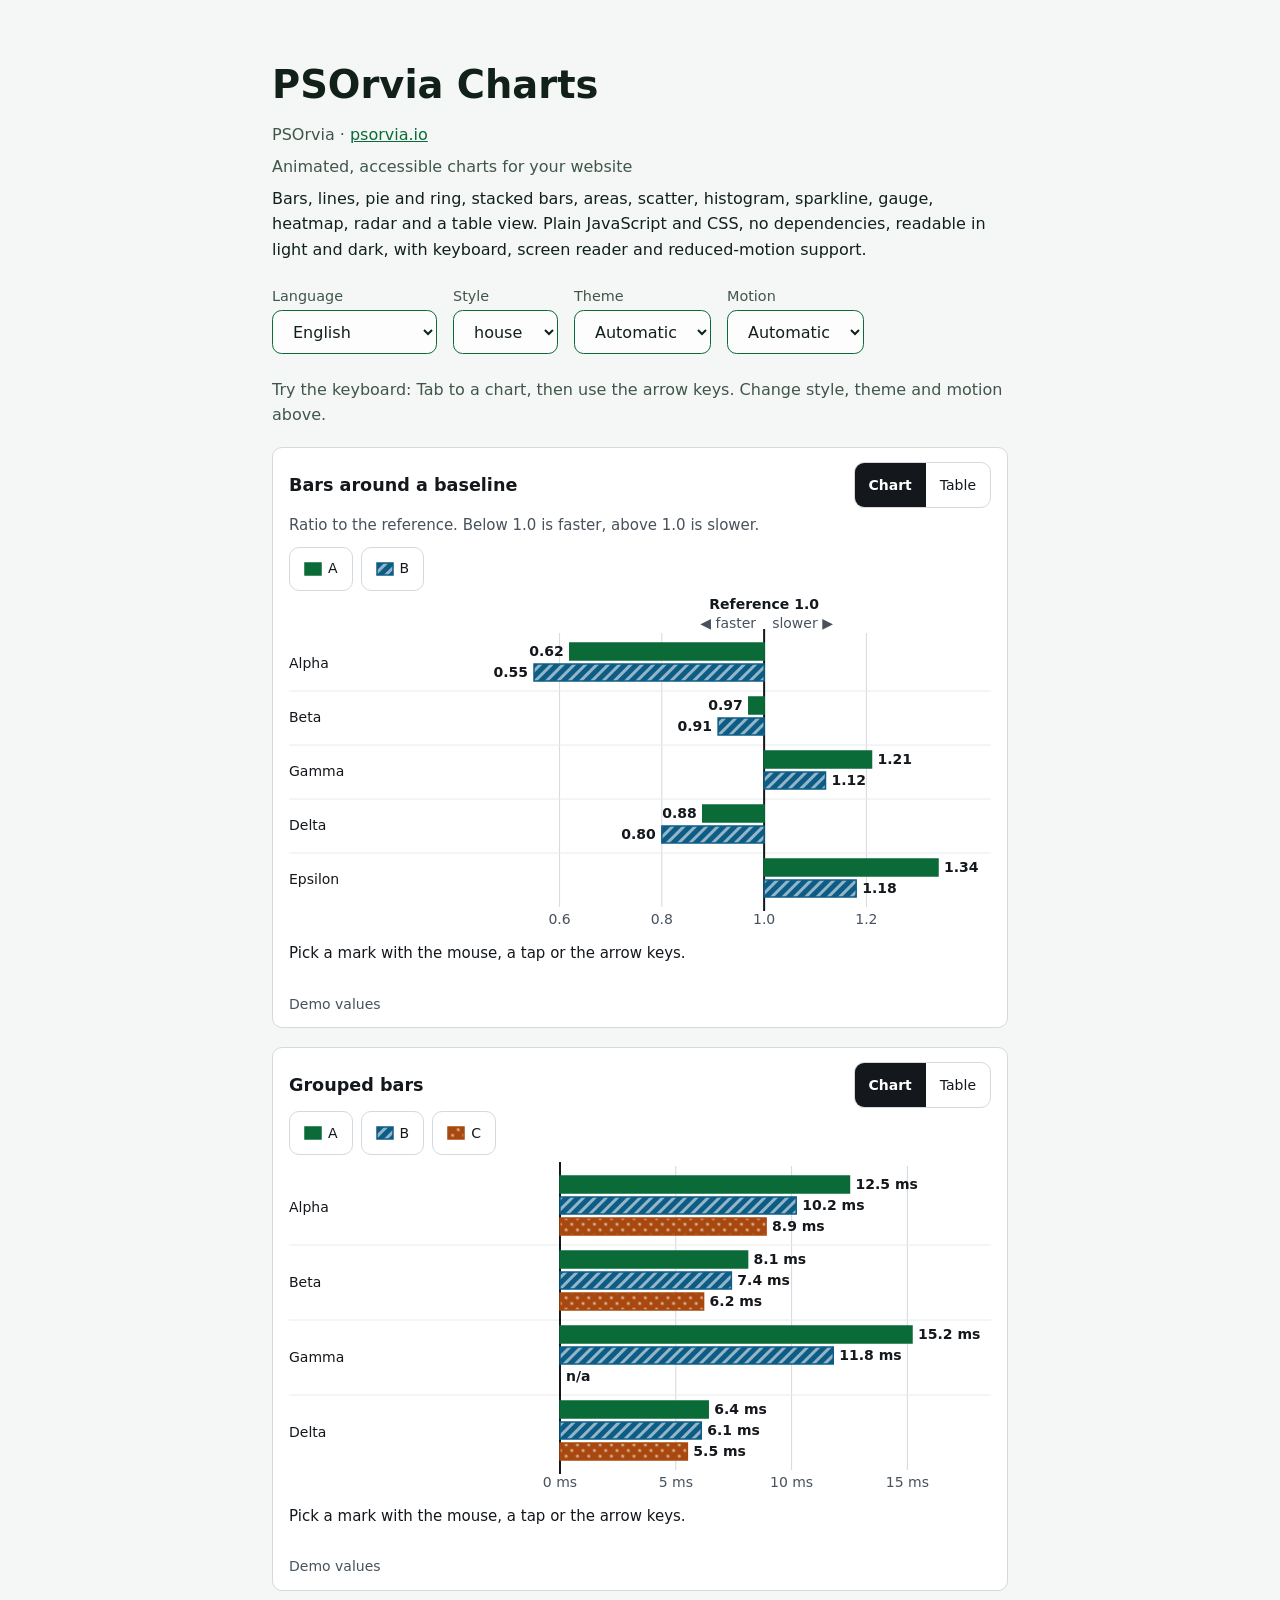
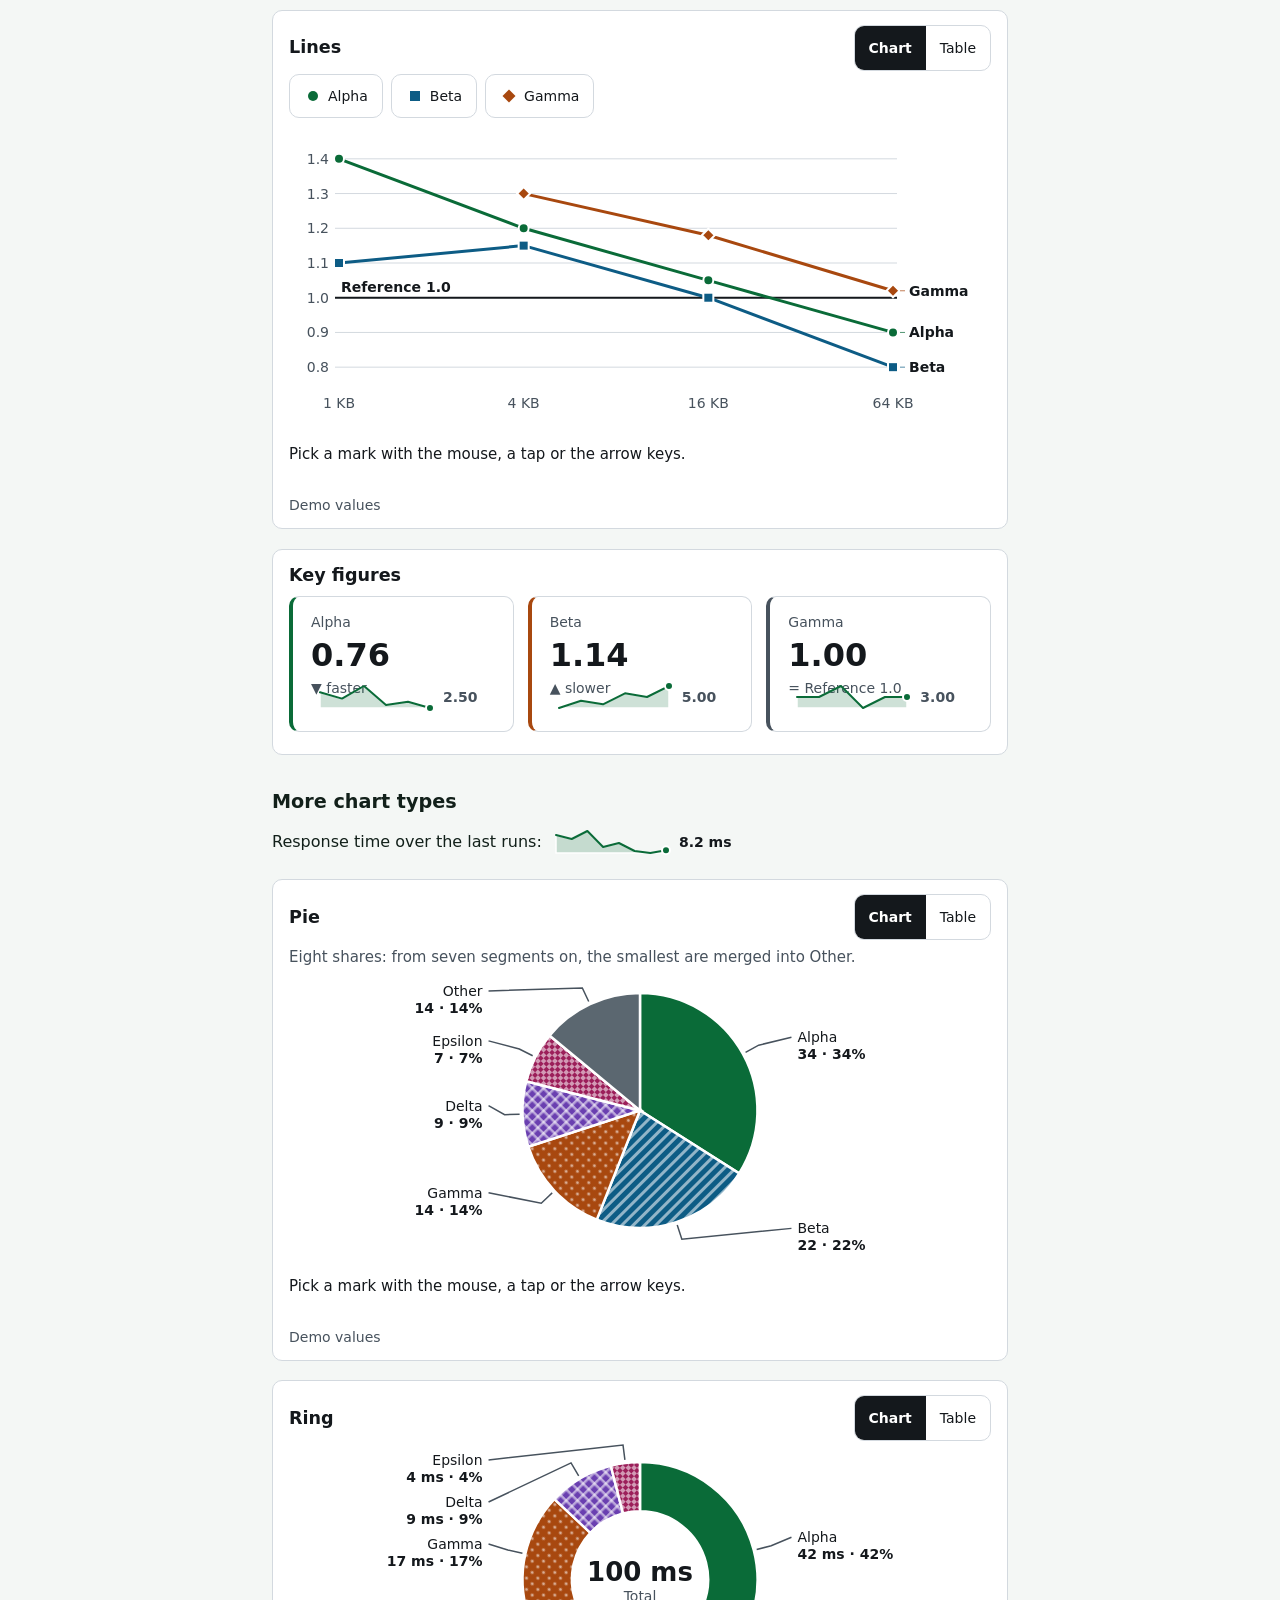
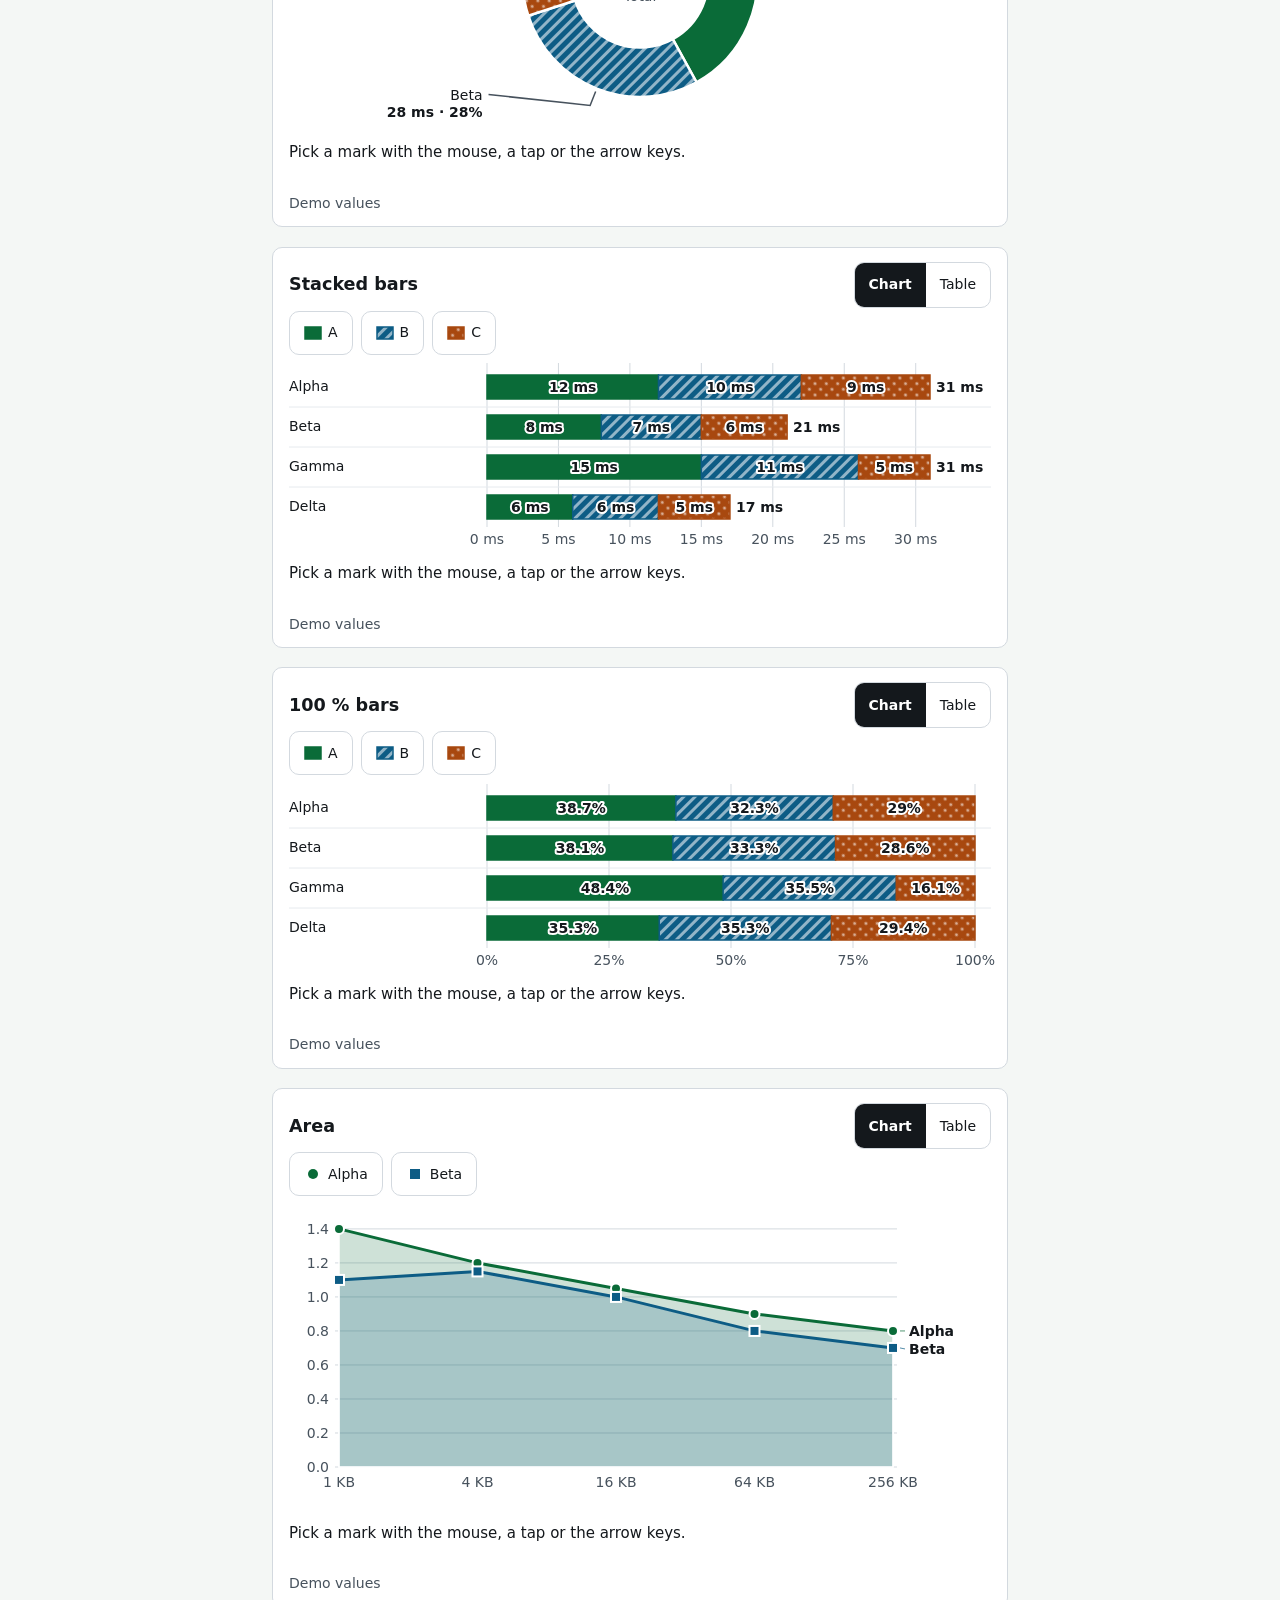
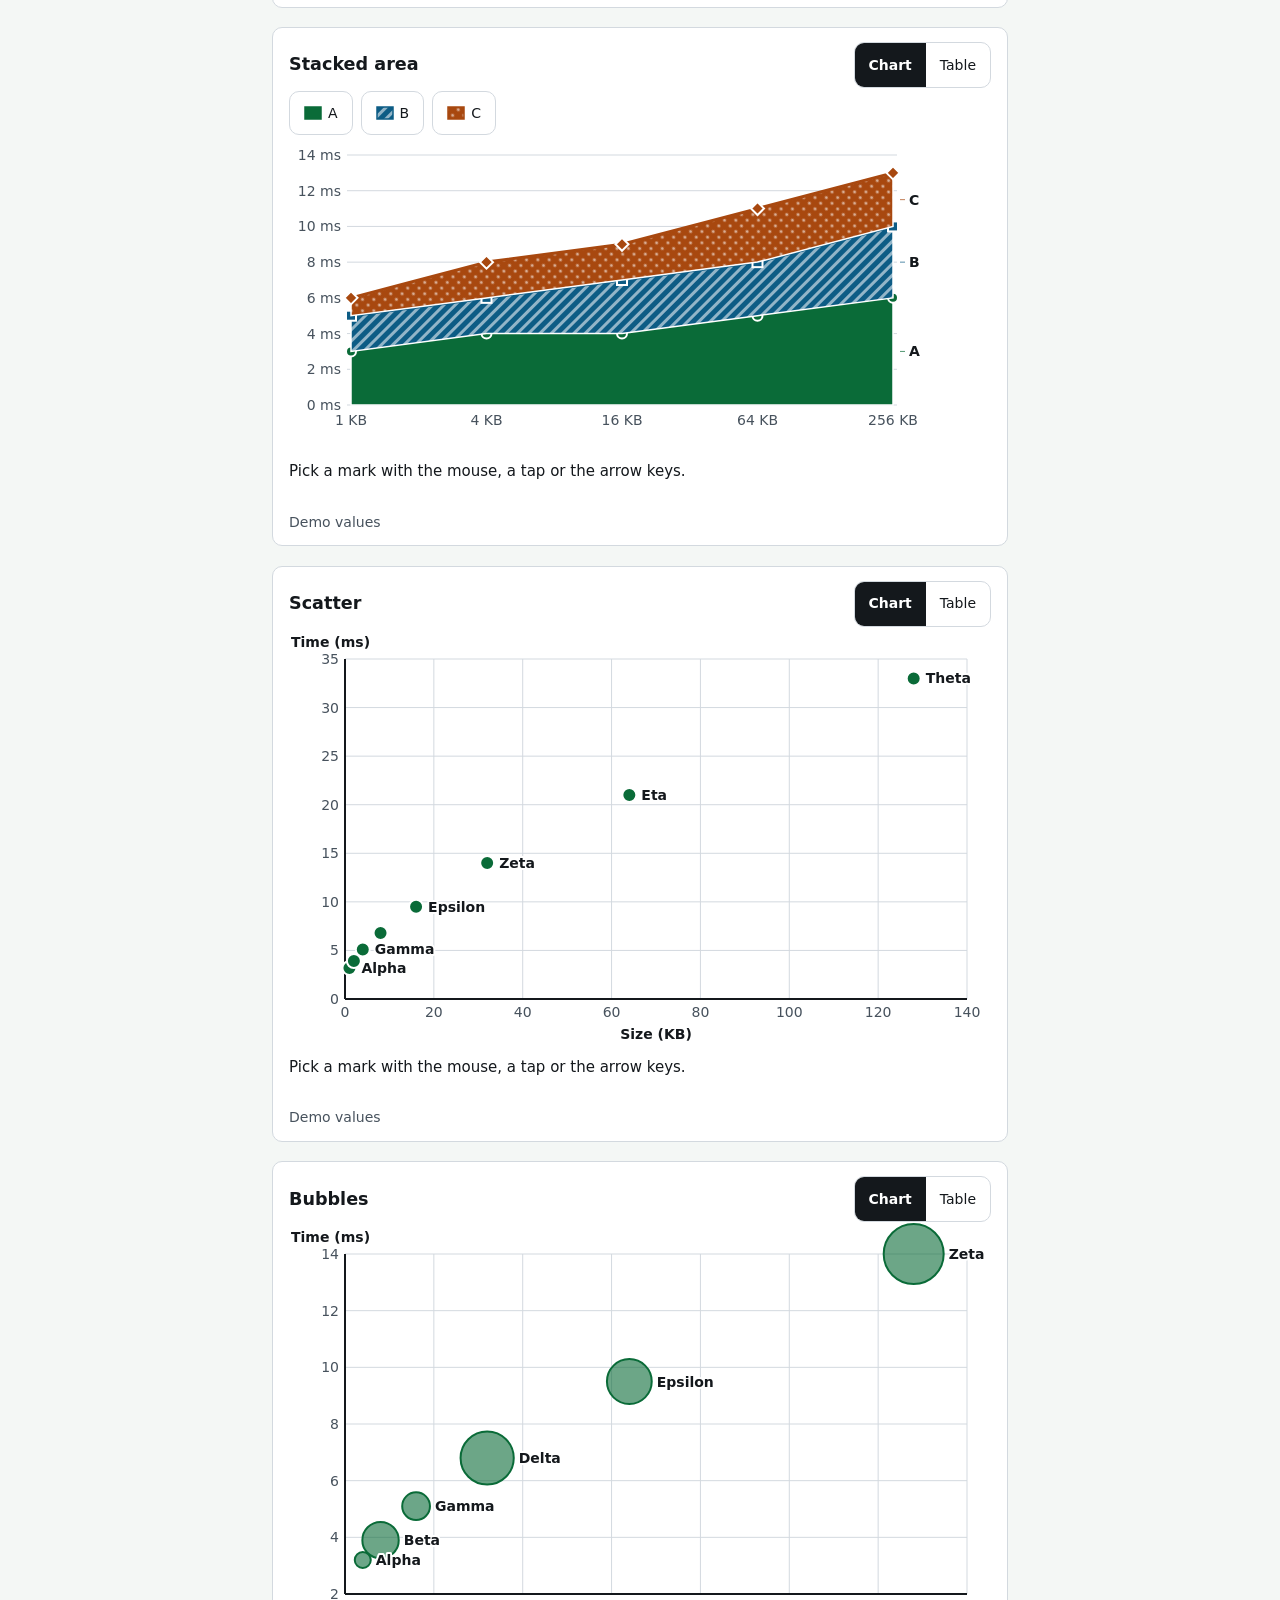
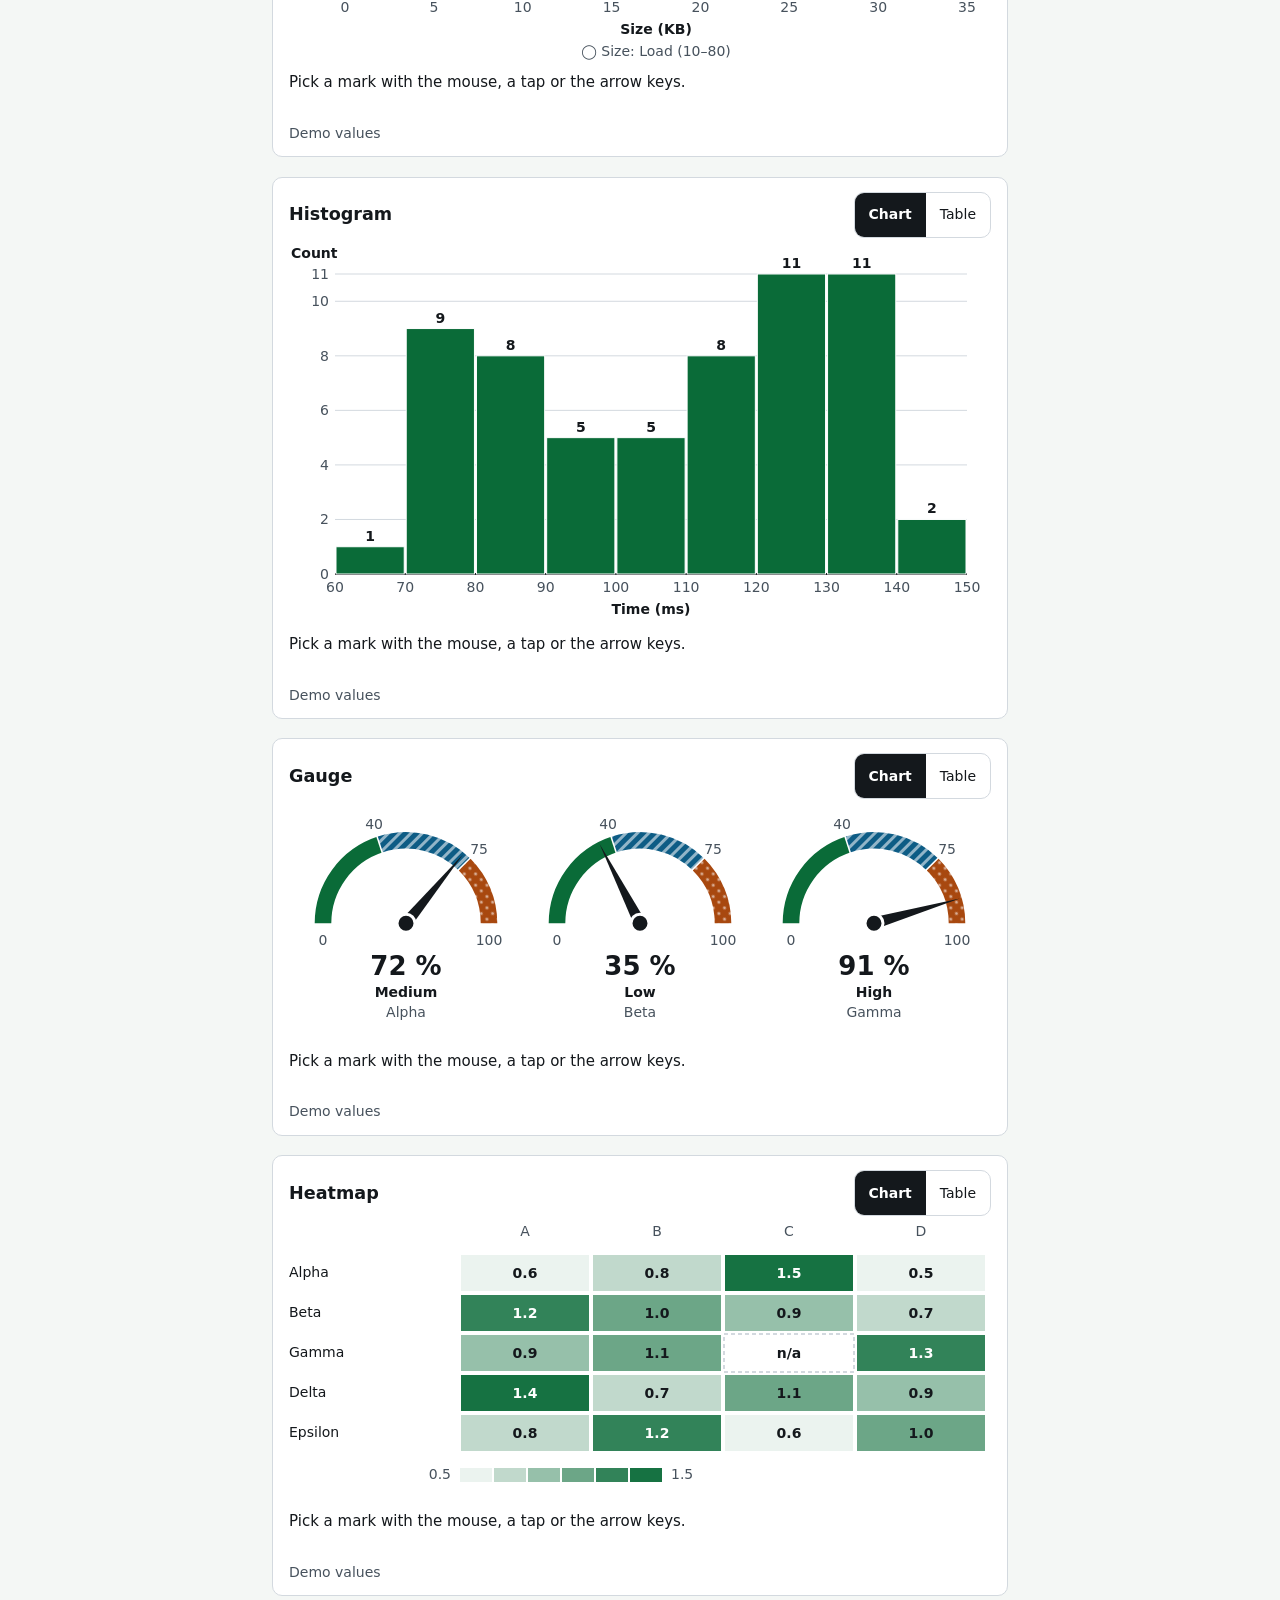
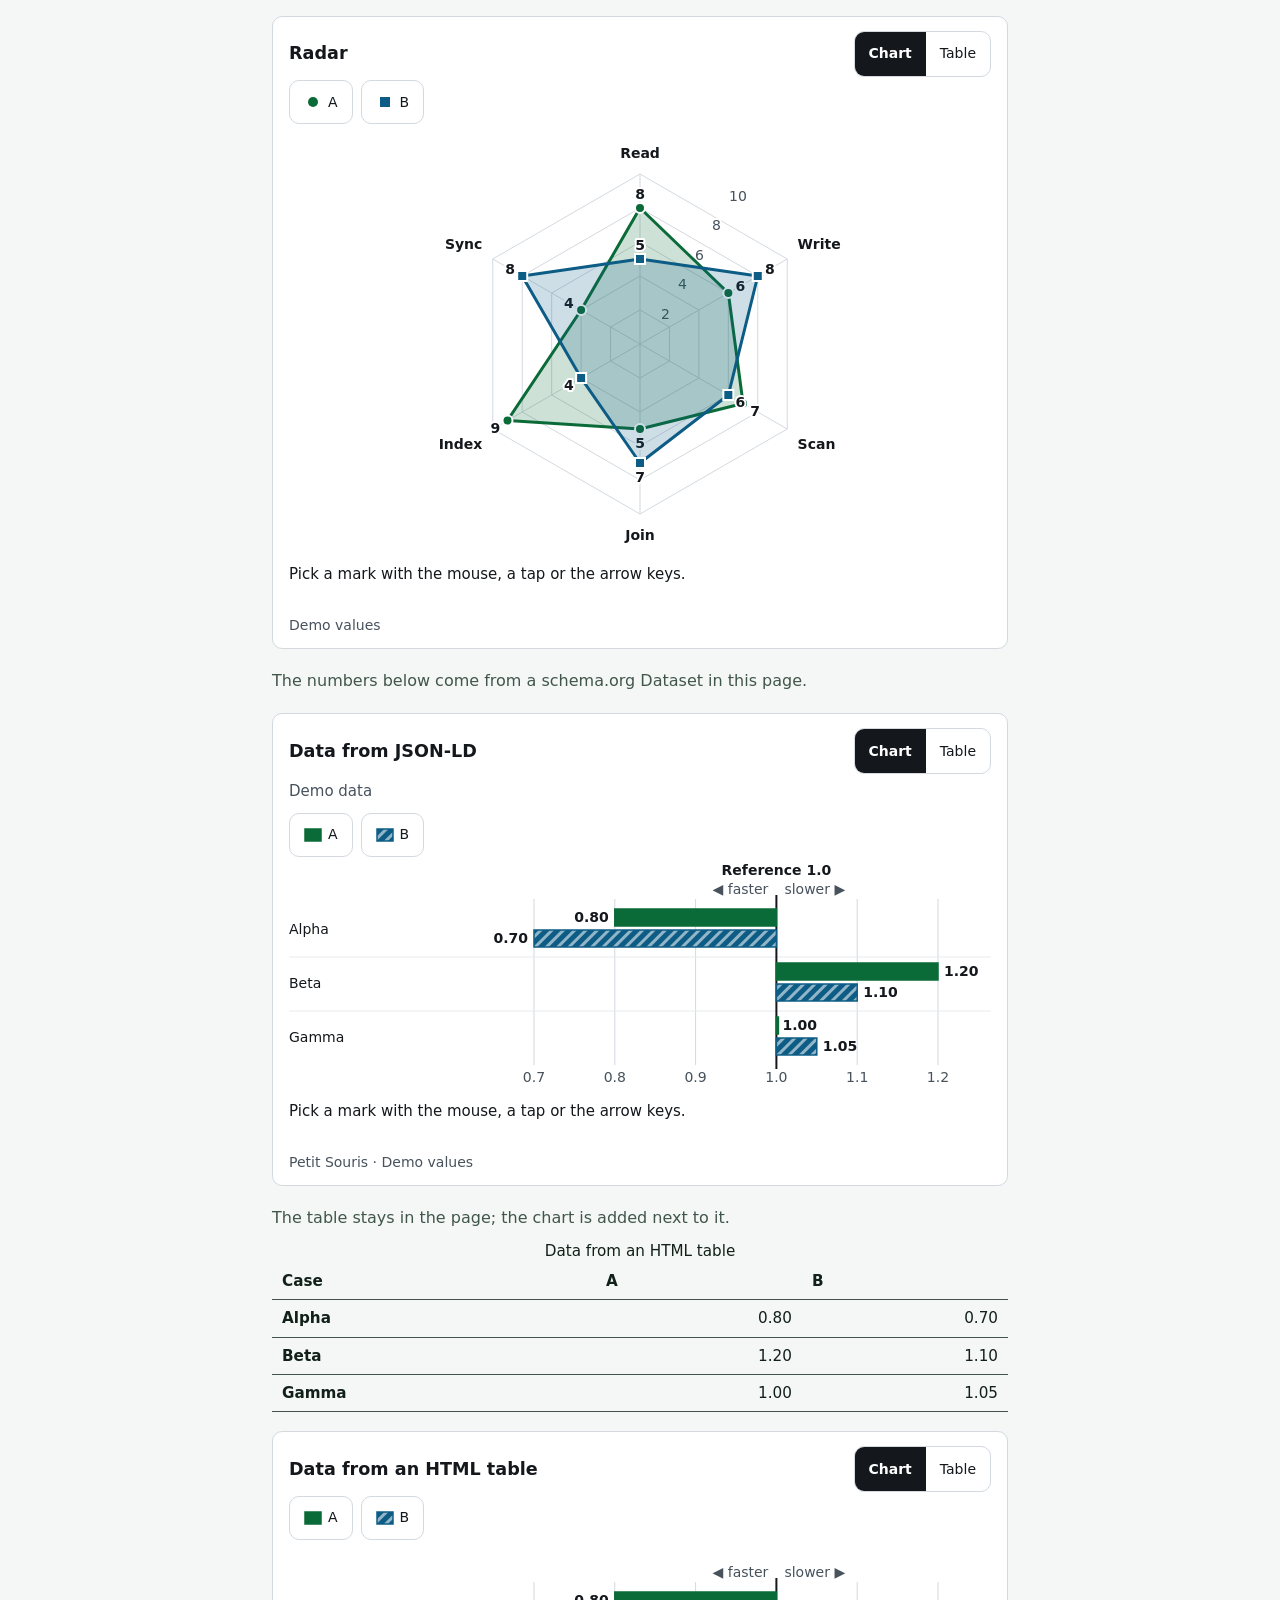
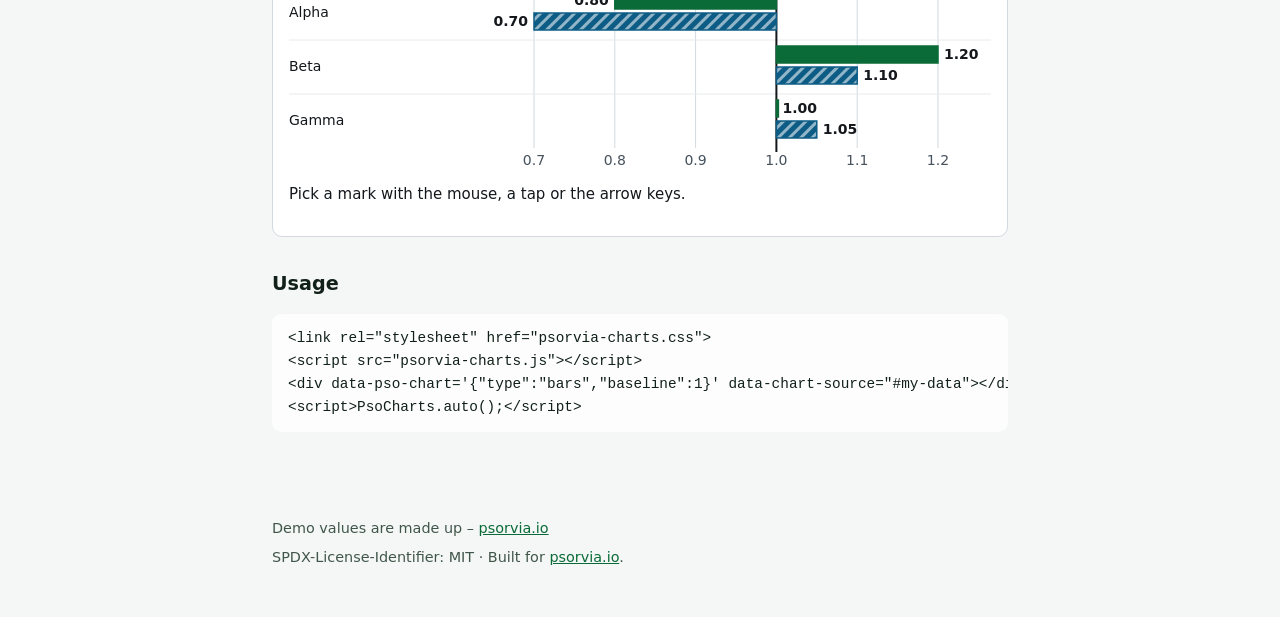
<file: demo.html>
<!doctype html>
<html lang="en">
<head>
<meta charset="utf-8">
<meta name="viewport" content="width=device-width,initial-scale=1">
<title>PSOrvia Charts</title>
<link rel="stylesheet" href="psorvia-charts.css">
<style>
:root{color-scheme:light dark;--bg:#f4f7f5;--fg:#12201a;--mut:#41564b;--ac:#0a6b38;--card:rgba(255,255,255,.72)}
@media (prefers-color-scheme:dark){:root:not([data-theme=light]){--bg:#07100c;--fg:#e6f2ec;--mut:#9db5a9;--ac:#3ddc84;--card:rgba(7,16,12,.6)}}
:root[data-theme=dark]{color-scheme:dark;--bg:#07100c;--fg:#e6f2ec;--mut:#9db5a9;--ac:#3ddc84;--card:rgba(7,16,12,.6)}
:root[data-theme=light]{color-scheme:light}
html,body{margin:0}
body{background:var(--bg);color:var(--fg);font:16px/1.6 system-ui,sans-serif}
main{max-width:46rem;margin:0 auto;padding:6vh 16px 2rem}
h1{font-size:2.4rem;margin:0 0 .3rem}
h2{font-size:1.2rem;margin:2rem 0 .4rem}
p{margin:.4rem 0}
.mut{color:var(--mut)}
.bar{display:flex;flex-wrap:wrap;gap:.7rem 1rem;align-items:center;margin:1.4rem 0}
.bar div{display:flex;flex-direction:column;gap:.15rem}
select{font:inherit;font-size:1rem;padding:.55rem 1rem;min-height:44px;border-radius:.6rem;border:1px solid var(--ac);background:var(--card);color:var(--fg);cursor:pointer}
select:focus-visible,a:focus-visible,summary:focus-visible{outline:3px solid var(--fg);outline-offset:2px}
label{font-size:.9rem;color:var(--mut)}
pre{background:var(--card);padding:.8rem 1rem;border-radius:.6rem;overflow-x:auto;font-size:.9rem}
footer{max-width:46rem;margin:0 auto;padding:2rem 16px 3rem;font-size:.9rem;color:var(--mut)}
a{color:var(--ac)}
.skip{position:absolute;left:-999px}.skip:focus{left:8px;top:8px;background:var(--bg);padding:6px 10px;z-index:9}
.src{width:100%;border-collapse:collapse;font-size:.95rem;margin:.5rem 0}
.src th,.src td{padding:6px 10px;border-bottom:1px solid var(--mut);text-align:left}.src td{text-align:right}
</style>
</head>
<body>
<a class="skip" href="#main" id="skip"></a>
<main id="main">
<h1>PSOrvia Charts</h1>
<p class="mut">PSOrvia · <a href="https://psorvia.io">psorvia.io</a></p>
<p id="tag" class="mut"></p>
<p id="intro"></p>
<div class="bar">
<div><label for="lg" id="lgl"></label><select id="lg"></select></div>
<div><label for="st" id="stl"></label><select id="st"><option value="house">house</option><option value="gauge">gauge</option><option value="plain">plain</option><option value="genre">genre</option></select></div>
<div><label for="th" id="thl"></label><select id="th"><option value="auto"></option><option value="light"></option><option value="dark"></option></select></div>
<div><label for="mo" id="mol"></label><select id="mo"><option value="auto"></option><option value="off"></option></select></div>
</div>
<p id="cap" class="mut"></p>
<div id="c_bars"></div>
<div id="c_group"></div>
<div id="c_lines"></div>
<div id="c_tiles"></div>
<h2 id="h_new"></h2>
<p id="p_spark"></p>
<div id="more"></div>
<p id="t_ld" class="mut"></p>
<script type="application/ld+json" id="ld-demo">{"@context":"https://schema.org","@type":"Dataset","name":"Demo","description":"Demo data","creator":{"@type":"Organization","name":"Petit Souris"},"measurementTechnique":"Demo values","license":"https://creativecommons.org/licenses/by/4.0/","variableMeasured":[{"@type":"PropertyValue","name":"A","unitText":"ratio","valueReference":[{"@type":"PropertyValue","name":"Alpha","value":0.8},{"@type":"PropertyValue","name":"Beta","value":1.2},{"@type":"PropertyValue","name":"Gamma","value":1.0}]},{"@type":"PropertyValue","name":"B","unitText":"ratio","valueReference":[{"@type":"PropertyValue","name":"Alpha","value":0.7},{"@type":"PropertyValue","name":"Beta","value":1.1},{"@type":"PropertyValue","name":"Gamma","value":1.05}]}]}</script>
<div id="c_ld"></div>
<p id="t_tab" class="mut"></p>
<table id="src-table" class="src"><caption id="tcap"></caption><thead><tr><th scope="col" id="th0"></th><th scope="col">A</th><th scope="col">B</th></tr></thead><tbody>
<tr><th scope="row">Alpha</th><td data-value="0.8">0.80</td><td data-value="0.7">0.70</td></tr>
<tr><th scope="row">Beta</th><td data-value="1.2">1.20</td><td data-value="1.1">1.10</td></tr>
<tr><th scope="row">Gamma</th><td data-value="1">1.00</td><td data-value="1.05">1.05</td></tr>
</tbody></table>
<div id="c_tab"></div>
<h2 id="us"></h2>
<pre>&lt;link rel="stylesheet" href="psorvia-charts.css"&gt;
&lt;script src="psorvia-charts.js"&gt;&lt;/script&gt;
&lt;div data-pso-chart='{"type":"bars","baseline":1}' data-chart-source="#my-data"&gt;&lt;/div&gt;
&lt;script&gt;PsoCharts.auto();&lt;/script&gt;</pre>
</main>
<footer><p><span id="cr"></span> &ndash; <a href="https://psorvia.io">psorvia.io</a></p>SPDX-License-Identifier: MIT &middot; Built for <a href="https://psorvia.io">psorvia.io</a>.</footer>
<script type="application/json" id="i18n">{"en": {"name": "English", "tag": "Animated, accessible charts for your website", "intro": "Bars, lines, pie and ring, stacked bars, areas, scatter, histogram, sparkline, gauge, heatmap, radar and a table view. Plain JavaScript and CSS, no dependencies, readable in light and dark, with keyboard, screen reader and reduced-motion support.", "caption": "Try the keyboard: Tab to a chart, then use the arrow keys. Change style, theme and motion above.", "lang": "Language", "style": "Style", "theme": "Theme", "motion": "Motion", "auto": "Automatic", "light": "Light", "dark": "Dark", "off": "Off", "usage": "Usage", "skip": "Skip to content", "credit": "Demo values are made up", "h_bars": "Bars around a baseline", "t_bars": "Ratio to the reference. Below 1.0 is faster, above 1.0 is slower.", "h_group": "Grouped bars", "h_lines": "Lines", "h_tiles": "Key figures", "h_ld": "Data from JSON-LD", "t_ld": "The numbers below come from a schema.org Dataset in this page.", "h_tab": "Data from an HTML table", "t_tab": "The table stays in the page; the chart is added next to it.", "ref": "Reference 1.0", "faster": "faster", "slower": "slower", "case": "Case", "src": "Demo values", "chart": "Chart", "table": "Table", "view": "View", "na": "n/a", "hint": "Pick a mark with the mouse, a tap or the arrow keys.", "keys": "Arrow keys move between marks, Home and End jump, Escape clears.", "h_new": "More chart types", "h_pie": "Pie", "h_donut": "Ring", "t_pie": "Eight shares: from seven segments on, the smallest are merged into Other.", "h_stack": "Stacked bars", "h_pct": "100 % bars", "h_area": "Area", "h_sarea": "Stacked area", "h_scatter": "Scatter", "h_bubble": "Bubbles", "h_hist": "Histogram", "h_spark": "Sparklines", "t_spark": "Response time over the last runs:", "h_gauge": "Gauge", "h_heat": "Heatmap", "h_radar": "Radar", "bl": "Low", "bm": "Medium", "bh": "High", "other": "Other", "sum": "Total", "mean": "Average", "share": "Share", "count": "Count", "range": "Range", "size": "Size", "x_size": "Size", "x_time": "Time", "x_load": "Load"}, "de": {"name": "Deutsch", "tag": "Animierte, barrierefreie Diagramme für deine Website", "intro": "Balken, Linien, Kreis und Ring, gestapelte Balken, Flächen, Streudiagramm, Histogramm, Sparkline, Tacho, Heatmap, Radar und eine Tabellenansicht. Reines JavaScript und CSS, ohne Abhängigkeiten, in Hell und Dunkel gut lesbar, mit Tastatur-, Screenreader- und Reduced-Motion-Unterstützung.", "caption": "Probier die Tastatur: Mit Tab zu einem Diagramm, dann die Pfeiltasten. Stil, Farbschema und Bewegung stellst du oben um.", "lang": "Sprache", "style": "Stil", "theme": "Farbschema", "motion": "Bewegung", "auto": "Automatisch", "light": "Hell", "dark": "Dunkel", "off": "Aus", "usage": "Einbindung", "skip": "Zum Inhalt springen", "credit": "Die Demo-Werte sind erfunden", "h_bars": "Balken um eine Bezugslinie", "t_bars": "Verhältnis zur Referenz. Unter 1,0 ist schneller, über 1,0 ist langsamer.", "h_group": "Gruppierte Balken", "h_lines": "Linien", "h_tiles": "Kennzahlen", "h_ld": "Daten aus JSON-LD", "t_ld": "Die Zahlen unten stammen aus einem schema.org-Dataset in dieser Seite.", "h_tab": "Daten aus einer HTML-Tabelle", "t_tab": "Die Tabelle bleibt in der Seite; das Diagramm kommt daneben.", "ref": "Referenz 1,0", "faster": "schneller", "slower": "langsamer", "case": "Fall", "src": "Demo-Werte", "chart": "Diagramm", "table": "Tabelle", "view": "Ansicht", "na": "k. A.", "hint": "Wähle eine Marke mit Maus, Tipp oder Pfeiltasten.", "keys": "Pfeiltasten wechseln zwischen den Marken, Pos1 und Ende springen, Escape hebt die Auswahl auf.", "h_new": "Weitere Diagrammarten", "h_pie": "Kreis", "h_donut": "Ring", "t_pie": "Acht Anteile: ab sieben Segmenten werden die kleinsten zu „Sonstiges“ zusammengefasst.", "h_stack": "Gestapelte Balken", "h_pct": "100-%-Balken", "h_area": "Fläche", "h_sarea": "Gestapelte Fläche", "h_scatter": "Streudiagramm", "h_bubble": "Blasen", "h_hist": "Histogramm", "h_spark": "Sparklines", "t_spark": "Antwortzeit der letzten Läufe:", "h_gauge": "Tacho", "h_heat": "Heatmap", "h_radar": "Radar", "bl": "Niedrig", "bm": "Mittel", "bh": "Hoch", "other": "Sonstiges", "sum": "Summe", "mean": "Mittelwert", "share": "Anteil", "count": "Anzahl", "range": "Bereich", "size": "Größe", "x_size": "Größe", "x_time": "Zeit", "x_load": "Last"}, "bg": {"name": "Български", "tag": "Анимирани, достъпни диаграми за вашия уебсайт", "intro": "Стълбове, линии, кръгова диаграма и пръстен, натрупани стълбове, площи, точкова диаграма, хистограма, спарклайн, скоростомер, топлинна карта, радар и изглед като таблица. Чист JavaScript и CSS без зависимости, четлив на светла и тъмна тема, с поддръжка на клавиатура, екранен четец и намалено движение.", "caption": "Опитайте с клавиатурата: с Tab стигнете до диаграма, после използвайте стрелките. Стилът, темата и движението се сменят отгоре.", "lang": "Език", "style": "Стил", "theme": "Тема", "motion": "Движение", "auto": "Автоматично", "light": "Светла", "dark": "Тъмна", "off": "Изкл.", "usage": "Използване", "skip": "Към съдържанието", "credit": "Демонстрационните стойности са измислени", "h_bars": "Колони около базова линия", "t_bars": "Съотношение към еталона. Под 1,0 е по-бързо, над 1,0 е по-бавно.", "h_group": "Групирани колони", "h_lines": "Линии", "h_tiles": "Ключови показатели", "h_ld": "Данни от JSON-LD", "t_ld": "Числата по-долу идват от набор от данни по schema.org (Dataset) в тази страница.", "h_tab": "Данни от HTML таблица", "t_tab": "Таблицата остава в страницата; диаграмата се добавя до нея.", "ref": "Еталон 1,0", "faster": "по-бързо", "slower": "по-бавно", "case": "Случай", "src": "Демонстрационни стойности", "chart": "Диаграма", "table": "Таблица", "view": "Изглед", "na": "няма данни", "hint": "Изберете маркер с мишката, с докосване или със стрелките.", "keys": "Стрелките местят между маркерите, Home и End скачат в началото и края, Escape отменя избора.", "h_new": "Още видове диаграми", "h_pie": "Кръгова", "h_donut": "Пръстен", "t_pie": "Осем дяла: от седем сегмента нагоре най-малките се обединяват в „Други“.", "h_stack": "Натрупани стълбове", "h_pct": "100 % стълбове", "h_area": "Площ", "h_sarea": "Натрупана площ", "h_scatter": "Точкова", "h_bubble": "Мехурчета", "h_hist": "Хистограма", "h_spark": "Спарклайни", "t_spark": "Време за отговор при последните изпълнения:", "h_gauge": "Скоростомер", "h_heat": "Топлинна карта", "h_radar": "Радар", "bl": "Ниско", "bm": "Средно", "bh": "Високо", "other": "Други", "sum": "Сума", "mean": "Средно", "share": "Дял", "count": "Брой", "range": "Диапазон", "size": "Размер", "x_size": "Размер", "x_time": "Време", "x_load": "Натоварване"}, "cs": {"name": "Čeština", "tag": "Animované, přístupné grafy pro váš web", "intro": "Sloupce, čáry, koláč a prstenec, skládané sloupce, plochy, bodový graf, histogram, sparkline, tachometr, teplotní mapa, paprskový graf a tabulkové zobrazení. Čisté JavaScript a CSS bez závislostí, dobře čitelné ve světlém i tmavém režimu, s podporou klávesnice, čtečky obrazovky a omezeného pohybu.", "caption": "Vyzkoušejte klávesnici: klávesou Tab přejděte na graf a pak použijte šipky. Styl, motiv a pohyb přepnete nahoře.", "lang": "Jazyk", "style": "Styl", "theme": "Motiv", "motion": "Pohyb", "auto": "Automaticky", "light": "Světlý", "dark": "Tmavý", "off": "Vypnuto", "usage": "Použití", "skip": "Přejít na obsah", "credit": "Ukázkové hodnoty jsou vymyšlené", "h_bars": "Sloupce kolem základní linie", "t_bars": "Poměr k referenci. Pod 1,0 je rychlejší, nad 1,0 je pomalejší.", "h_group": "Seskupené sloupce", "h_lines": "Čáry", "h_tiles": "Klíčová čísla", "h_ld": "Data z JSON-LD", "t_ld": "Čísla níže pocházejí ze schema.org Dataset na této stránce.", "h_tab": "Data z HTML tabulky", "t_tab": "Tabulka zůstává na stránce; graf se přidá vedle ní.", "ref": "Reference 1,0", "faster": "rychlejší", "slower": "pomalejší", "case": "Případ", "src": "Ukázkové hodnoty", "chart": "Graf", "table": "Tabulka", "view": "Zobrazení", "na": "není k dispozici", "hint": "Značku vyberete myší, klepnutím nebo šipkami.", "keys": "Šipky přecházejí mezi značkami, Home a End skáčou na začátek a konec, Escape zruší výběr.", "h_new": "Další druhy grafů", "h_pie": "Koláč", "h_donut": "Prstenec", "t_pie": "Osm podílů: od sedmi výsečí se nejmenší sloučí do „Ostatní“.", "h_stack": "Skládané sloupce", "h_pct": "100% sloupce", "h_area": "Plocha", "h_sarea": "Skládaná plocha", "h_scatter": "Bodový", "h_bubble": "Bubliny", "h_hist": "Histogram", "h_spark": "Sparklines", "t_spark": "Doba odezvy v posledních během:", "h_gauge": "Tachometr", "h_heat": "Teplotní mapa", "h_radar": "Paprskový", "bl": "Nízká", "bm": "Střední", "bh": "Vysoká", "other": "Ostatní", "sum": "Součet", "mean": "Průměr", "share": "Podíl", "count": "Počet", "range": "Rozsah", "size": "Velikost", "x_size": "Velikost", "x_time": "Čas", "x_load": "Zátěž"}, "da": {"name": "Dansk", "tag": "Animerede, tilgængelige diagrammer til din hjemmeside", "intro": "Søjler, linjer, cirkel og ring, stablede søjler, arealer, punktdiagram, histogram, sparkline, måler, varmekort, radar og en tabelvisning. Ren JavaScript og CSS uden afhængigheder, letlæselig i lys og mørk, med understøttelse af tastatur, skærmlæser og reduceret bevægelse.", "caption": "Prøv tastaturet: Tab til et diagram, og brug derefter piletasterne. Du skifter stil, tema og bevægelse oven over.", "lang": "Sprog", "style": "Stil", "theme": "Tema", "motion": "Bevægelse", "auto": "Automatisk", "light": "Lys", "dark": "Mørk", "off": "Fra", "usage": "Brug", "skip": "Gå til indholdet", "credit": "Demoværdierne er opdigtede", "h_bars": "Søjler omkring en baseline", "t_bars": "Forhold til referencen. Under 1,0 er hurtigere, over 1,0 er langsommere.", "h_group": "Grupperede søjler", "h_lines": "Linjer", "h_tiles": "Nøgletal", "h_ld": "Data fra JSON-LD", "t_ld": "Tallene nedenfor kommer fra et schema.org-Dataset på denne side.", "h_tab": "Data fra en HTML-tabel", "t_tab": "Tabellen bliver på siden; diagrammet tilføjes ved siden af.", "ref": "Reference 1,0", "faster": "hurtigere", "slower": "langsommere", "case": "Tilfælde", "src": "Demoværdier", "chart": "Diagram", "table": "Tabel", "view": "Visning", "na": "ikke tilgængelig", "hint": "Vælg et mærke med musen, et tryk eller piletasterne.", "keys": "Piletasterne skifter mellem mærker, Home og End hopper, Escape rydder valget.", "h_new": "Flere diagramtyper", "h_pie": "Cirkel", "h_donut": "Ring", "t_pie": "Otte andele: fra syv segmenter slås de mindste sammen til „Andet“.", "h_stack": "Stablede søjler", "h_pct": "100 %-søjler", "h_area": "Areal", "h_sarea": "Stablet areal", "h_scatter": "Punktdiagram", "h_bubble": "Bobler", "h_hist": "Histogram", "h_spark": "Sparklines", "t_spark": "Svartid for de seneste kørsler:", "h_gauge": "Måler", "h_heat": "Varmekort", "h_radar": "Radar", "bl": "Lav", "bm": "Middel", "bh": "Høj", "other": "Andet", "sum": "Sum", "mean": "Gennemsnit", "share": "Andel", "count": "Antal", "range": "Interval", "size": "Størrelse", "x_size": "Størrelse", "x_time": "Tid", "x_load": "Belastning"}, "el": {"name": "Ελληνικά", "tag": "Κινούμενα, προσβάσιμα διαγράμματα για τον ιστότοπό σας", "intro": "Ράβδοι, γραμμές, πίτα και δακτύλιος, στοιβαγμένες ράβδοι, επιφάνειες, διάγραμμα διασποράς, ιστόγραμμα, sparkline, μετρητής, θερμικός χάρτης, ραντάρ και προβολή πίνακα. Καθαρό JavaScript και CSS χωρίς εξαρτήσεις, ευανάγνωστο σε φωτεινό και σκούρο θέμα, με υποστήριξη πληκτρολογίου, αναγνώστη οθόνης και μειωμένης κίνησης.", "caption": "Δοκιμάστε το πληκτρολόγιο: πατήστε Tab μέχρι ένα διάγραμμα και μετά χρησιμοποιήστε τα βελάκια. Το στιλ, το θέμα και την κίνηση τα αλλάζετε επάνω.", "lang": "Γλώσσα", "style": "Στιλ", "theme": "Θέμα", "motion": "Κίνηση", "auto": "Αυτόματο", "light": "Ανοιχτό", "dark": "Σκούρο", "off": "Ανενεργή", "usage": "Χρήση", "skip": "Μετάβαση στο περιεχόμενο", "credit": "Οι τιμές της επίδειξης είναι επινοημένες", "h_bars": "Ράβδοι γύρω από μια γραμμή αναφοράς", "t_bars": "Λόγος προς την αναφορά. Κάτω από 1,0 είναι ταχύτερο, πάνω από 1,0 είναι πιο αργό.", "h_group": "Ομαδοποιημένες ράβδοι", "h_lines": "Γραμμές", "h_tiles": "Βασικοί αριθμοί", "h_ld": "Δεδομένα από JSON-LD", "t_ld": "Οι αριθμοί παρακάτω προέρχονται από ένα Dataset του schema.org σε αυτή τη σελίδα.", "h_tab": "Δεδομένα από πίνακα HTML", "t_tab": "Ο πίνακας παραμένει στη σελίδα· το διάγραμμα προστίθεται δίπλα του.", "ref": "Αναφορά 1,0", "faster": "ταχύτερο", "slower": "πιο αργό", "case": "Περίπτωση", "src": "Τιμές επίδειξης", "chart": "Διάγραμμα", "table": "Πίνακας", "view": "Προβολή", "na": "μη διαθέσιμο", "hint": "Επιλέξτε ένα σημάδι με το ποντίκι, με πάτημα ή με τα βελάκια.", "keys": "Τα βελάκια μετακινούν μεταξύ των σημαδιών, τα Home και End πηγαίνουν στην αρχή και στο τέλος, το Escape καθαρίζει την επιλογή.", "h_new": "Περισσότεροι τύποι διαγραμμάτων", "h_pie": "Πίτα", "h_donut": "Δακτύλιος", "t_pie": "Οκτώ μερίδια: από επτά τμήματα και πάνω, τα μικρότερα συγχωνεύονται στο «Λοιπά».", "h_stack": "Στοιβαγμένες ράβδοι", "h_pct": "Ράβδοι 100 %", "h_area": "Επιφάνεια", "h_sarea": "Στοιβαγμένη επιφάνεια", "h_scatter": "Διασπορά", "h_bubble": "Φυσαλίδες", "h_hist": "Ιστόγραμμα", "h_spark": "Sparklines", "t_spark": "Χρόνος απόκρισης στις τελευταίες εκτελέσεις:", "h_gauge": "Μετρητής", "h_heat": "Θερμικός χάρτης", "h_radar": "Ραντάρ", "bl": "Χαμηλό", "bm": "Μεσαίο", "bh": "Υψηλό", "other": "Λοιπά", "sum": "Σύνολο", "mean": "Μέσος όρος", "share": "Μερίδιο", "count": "Πλήθος", "range": "Εύρος", "size": "Μέγεθος", "x_size": "Μέγεθος", "x_time": "Χρόνος", "x_load": "Φορτίο"}, "es": {"name": "Español", "tag": "Gráficos animados y accesibles para tu sitio web", "intro": "Barras, líneas, circular y anillo, barras apiladas, áreas, dispersión, histograma, sparkline, indicador, mapa de calor, radar y una vista de tabla. JavaScript y CSS puros, sin dependencias, legible en claro y oscuro, con compatibilidad con teclado, lector de pantalla y movimiento reducido.", "caption": "Prueba el teclado: con Tab llega a un gráfico y luego usa las flechas. El estilo, el tema y el movimiento se cambian arriba.", "lang": "Idioma", "style": "Estilo", "theme": "Tema", "motion": "Movimiento", "auto": "Automático", "light": "Claro", "dark": "Oscuro", "off": "Desactivado", "usage": "Uso", "skip": "Saltar al contenido", "credit": "Los valores de la demo son inventados", "h_bars": "Barras en torno a una línea base", "t_bars": "Proporción respecto a la referencia. Por debajo de 1,0 es más rápido, por encima de 1,0 es más lento.", "h_group": "Barras agrupadas", "h_lines": "Líneas", "h_tiles": "Cifras clave", "h_ld": "Datos de JSON-LD", "t_ld": "Los números de abajo proceden de un Dataset de schema.org en esta página.", "h_tab": "Datos de una tabla HTML", "t_tab": "La tabla se queda en la página; el gráfico se añade a su lado.", "ref": "Referencia 1,0", "faster": "más rápido", "slower": "más lento", "case": "Caso", "src": "Valores de la demo", "chart": "Gráfico", "table": "Tabla", "view": "Vista", "na": "n/d", "hint": "Elige una marca con el ratón, un toque o las flechas.", "keys": "Las flechas se mueven entre marcas, Inicio y Fin saltan al principio y al final, Escape borra la selección.", "h_new": "Más tipos de gráfico", "h_pie": "Circular", "h_donut": "Anillo", "t_pie": "Ocho partes: a partir de siete sectores, los más pequeños se agrupan en «Otros».", "h_stack": "Barras apiladas", "h_pct": "Barras al 100 %", "h_area": "Área", "h_sarea": "Área apilada", "h_scatter": "Dispersión", "h_bubble": "Burbujas", "h_hist": "Histograma", "h_spark": "Sparklines", "t_spark": "Tiempo de respuesta de las últimas ejecuciones:", "h_gauge": "Indicador", "h_heat": "Mapa de calor", "h_radar": "Radar", "bl": "Bajo", "bm": "Medio", "bh": "Alto", "other": "Otros", "sum": "Suma", "mean": "Media", "share": "Proporción", "count": "Cantidad", "range": "Rango", "size": "Tamaño", "x_size": "Tamaño", "x_time": "Tiempo", "x_load": "Carga"}, "et": {"name": "Eesti", "tag": "Animeeritud, ligipääsetavad diagrammid sinu veebilehele", "intro": "Tulbad, jooned, sektor- ja rõngasdiagramm, virnastatud tulbad, pindalad, hajuvusdiagramm, histogramm, sparkline, mõõtur, soojuskaart, radar ja tabelivaade. Puhas JavaScript ja CSS ilma sõltuvusteta, hästi loetav heleda ja tumeda teemaga, klaviatuuri, ekraanilugeja ja vähendatud liikumise toega.", "caption": "Proovi klaviatuuri: Tabiga diagrammini ja siis nooleklahvidega. Stiili, teemat ja liikumist muudad ülal.", "lang": "Keel", "style": "Stiil", "theme": "Teema", "motion": "Liikumine", "auto": "Automaatne", "light": "Hele", "dark": "Tume", "off": "Väljas", "usage": "Kasutamine", "skip": "Mine sisu juurde", "credit": "Demoväärtused on välja mõeldud", "h_bars": "Tulbad ümber algjoone", "t_bars": "Suhe võrdlusväärtusesse. Alla 1,0 on kiirem, üle 1,0 on aeglasem.", "h_group": "Rühmitatud tulbad", "h_lines": "Jooned", "h_tiles": "Võtenumbrid", "h_ld": "Andmed JSON-LD-st", "t_ld": "Allolevad arvud pärinevad sellel lehel olevast schema.org Datasetist.", "h_tab": "Andmed HTML-tabelist", "t_tab": "Tabel jääb lehele; diagramm lisatakse selle kõrvale.", "ref": "Võrdlusväärtus 1,0", "faster": "kiirem", "slower": "aeglasem", "case": "Juhtum", "src": "Demoväärtused", "chart": "Diagramm", "table": "Tabel", "view": "Vaade", "na": "puudub", "hint": "Vali märk hiirega, puudutusega või nooleklahvidega.", "keys": "Nooleklahvid liiguvad märkide vahel, Home ja End hüppavad algusse ja lõppu, Escape tühistab valiku.", "h_new": "Veel diagrammitüüpe", "h_pie": "Sektordiagramm", "h_donut": "Rõngas", "t_pie": "Kaheksa osa: alates seitsmest sektorist liidetakse väikseimad rühmaks „Muu“.", "h_stack": "Virnastatud tulbad", "h_pct": "100 % tulbad", "h_area": "Pindala", "h_sarea": "Virnastatud pindala", "h_scatter": "Hajuvusdiagramm", "h_bubble": "Mullid", "h_hist": "Histogramm", "h_spark": "Sparklines", "t_spark": "Vastuseaeg viimastel jooksutel:", "h_gauge": "Mõõtur", "h_heat": "Soojuskaart", "h_radar": "Radar", "bl": "Madal", "bm": "Keskmine", "bh": "Kõrge", "other": "Muu", "sum": "Summa", "mean": "Keskmine", "share": "Osakaal", "count": "Arv", "range": "Vahemik", "size": "Suurus", "x_size": "Suurus", "x_time": "Aeg", "x_load": "Koormus"}, "fi": {"name": "Suomi", "tag": "Animoidut, saavutettavat kaaviot verkkosivullesi", "intro": "Pylväät, viivat, ympyrä ja rengas, pinotut pylväät, alueet, pistekaavio, histogrammi, sparkline, mittari, lämpökartta, tutka ja taulukkonäkymä. Puhdasta JavaScriptiä ja CSS:ää ilman riippuvuuksia, luettava vaaleana ja tummana, tuki näppäimistölle, ruudunlukijalle ja vähennetylle liikkeelle.", "caption": "Kokeile näppäimistöä: Tab-näppäimellä kaavioon ja sitten nuolinäppäimillä. Tyylin, teeman ja liikkeen vaihdat yläpuolelta.", "lang": "Kieli", "style": "Tyyli", "theme": "Teema", "motion": "Liike", "auto": "Automaattinen", "light": "Vaalea", "dark": "Tumma", "off": "Pois", "usage": "Käyttö", "skip": "Siirry sisältöön", "credit": "Demoarvot on keksitty", "h_bars": "Pylväät perusviivan ympärillä", "t_bars": "Suhde vertailuarvoon. Alle 1,0 on nopeampi, yli 1,0 on hitaampi.", "h_group": "Ryhmitetyt pylväät", "h_lines": "Viivat", "h_tiles": "Tunnusluvut", "h_ld": "Tietoa JSON-LD:stä", "t_ld": "Alla olevat luvut tulevat tällä sivulla olevasta schema.org Datasetistä.", "h_tab": "Tietoa HTML-taulukosta", "t_tab": "Taulukko pysyy sivulla; kaavio lisätään sen viereen.", "ref": "Vertailuarvo 1,0", "faster": "nopeampi", "slower": "hitaampi", "case": "Tapaus", "src": "Demoarvot", "chart": "Kaavio", "table": "Taulukko", "view": "Näkymä", "na": "ei saatavilla", "hint": "Valitse merkki hiirellä, napautuksella tai nuolinäppäimillä.", "keys": "Nuolinäppäimet siirtyvät merkkien välillä, Home ja End hyppäävät alkuun ja loppuun, Escape tyhjentää valinnan.", "h_new": "Lisää kaaviotyyppejä", "h_pie": "Ympyrä", "h_donut": "Rengas", "t_pie": "Kahdeksan osuutta: seitsemästä lohkosta alkaen pienimmät yhdistetään ryhmäksi ”Muut”.", "h_stack": "Pinotut pylväät", "h_pct": "100 % pylväät", "h_area": "Alue", "h_sarea": "Pinottu alue", "h_scatter": "Pistekaavio", "h_bubble": "Kuplat", "h_hist": "Histogrammi", "h_spark": "Sparklinet", "t_spark": "Vasteaika viimeisimmillä ajoilla:", "h_gauge": "Mittari", "h_heat": "Lämpökartta", "h_radar": "Tutka", "bl": "Matala", "bm": "Keskitaso", "bh": "Korkea", "other": "Muut", "sum": "Summa", "mean": "Keskiarvo", "share": "Osuus", "count": "Määrä", "range": "Vaihteluväli", "size": "Koko", "x_size": "Koko", "x_time": "Aika", "x_load": "Kuorma"}, "fr": {"name": "Français", "tag": "Des graphiques animés et accessibles pour votre site web", "intro": "Barres, lignes, secteurs et anneau, barres empilées, aires, nuage de points, histogramme, sparkline, jauge, carte thermique, radar et vue en tableau. JavaScript et CSS purs, sans dépendances, lisible en clair comme en sombre, avec prise en charge du clavier, des lecteurs d'écran et de la réduction des animations.", "caption": "Essayez le clavier : Tab jusqu'à un graphique, puis les flèches. Changez le style, le thème et l'animation en haut.", "lang": "Langue", "style": "Style", "theme": "Thème", "motion": "Animation", "auto": "Automatique", "light": "Clair", "dark": "Sombre", "off": "Désactivée", "usage": "Utilisation", "skip": "Aller au contenu", "credit": "Les valeurs de la démo sont inventées", "h_bars": "Barres autour d'une ligne de référence", "t_bars": "Rapport à la référence. En dessous de 1,0, c'est plus rapide ; au-dessus de 1,0, c'est plus lent.", "h_group": "Barres groupées", "h_lines": "Courbes", "h_tiles": "Chiffres clés", "h_ld": "Données issues de JSON-LD", "t_ld": "Les chiffres ci-dessous proviennent d'un Dataset schema.org présent dans cette page.", "h_tab": "Données issues d'un tableau HTML", "t_tab": "Le tableau reste dans la page ; le graphique est ajouté à côté.", "ref": "Référence 1,0", "faster": "plus rapide", "slower": "plus lent", "case": "Cas", "src": "Valeurs de la démo", "chart": "Graphique", "table": "Tableau", "view": "Vue", "na": "n/d", "hint": "Choisissez un repère à la souris, au toucher ou avec les flèches.", "keys": "Les flèches passent d'un repère à l'autre, Début et Fin sautent, Échap efface la sélection.", "h_new": "Autres types de graphiques", "h_pie": "Secteurs", "h_donut": "Anneau", "t_pie": "Huit parts : à partir de sept secteurs, les plus petits sont regroupés dans « Autres ».", "h_stack": "Barres empilées", "h_pct": "Barres à 100 %", "h_area": "Aire", "h_sarea": "Aire empilée", "h_scatter": "Nuage de points", "h_bubble": "Bulles", "h_hist": "Histogramme", "h_spark": "Sparklines", "t_spark": "Temps de réponse des dernières exécutions :", "h_gauge": "Jauge", "h_heat": "Carte thermique", "h_radar": "Radar", "bl": "Faible", "bm": "Moyen", "bh": "Élevé", "other": "Autres", "sum": "Total", "mean": "Moyenne", "share": "Part", "count": "Nombre", "range": "Plage", "size": "Taille", "x_size": "Taille", "x_time": "Temps", "x_load": "Charge"}, "ga": {"name": "Gaeilge", "tag": "Cartaí beoite inrochtana do do shuíomh gréasáin", "intro": "Barraí, línte, ciorcal agus fáinne, barraí cruachta, limistéir, scaipchairt, histeagram, sparkline, tomhaltóir, teirmeamap, radar agus amharc tábla. JavaScript agus CSS simplí gan spleáchais, inléite i dtéama geal agus dorcha, le tacaíocht don méarchlár, do léitheoir scáileáin agus do chorraíl laghdaithe.", "caption": "Bain triail as an méarchlár: Tab go cairt, ansin úsáid na heochracha saigheada. Athraigh stíl, téama agus gluaiseacht thuas.", "lang": "Teanga", "style": "Stíl", "theme": "Téama", "motion": "Gluaiseacht", "auto": "Uathoibríoch", "light": "Éadrom", "dark": "Dorcha", "off": "As", "usage": "Úsáid", "skip": "Léim go dtí an t-ábhar", "credit": "Is luachanna cumtha iad luachanna an taispeána", "h_bars": "Barraí timpeall bunlíne", "t_bars": "Cóimheas leis an tagairt. Faoi bhun 1,0 is níos tapa é, os cionn 1,0 is níos moille é.", "h_group": "Barraí grúpáilte", "h_lines": "Línte", "h_tiles": "Príomhfhigiúirí", "h_ld": "Sonraí ó JSON-LD", "t_ld": "Tagann na huimhreacha thíos ó Dataset schema.org sa leathanach seo.", "h_tab": "Sonraí ó tábla HTML", "t_tab": "Fanann an tábla sa leathanach; cuirtear an chairt lena thaobh.", "ref": "Tagairt 1,0", "faster": "níos tapa", "slower": "níos moille", "case": "Cás", "src": "Luachanna taispeána", "chart": "Cairt", "table": "Tábla", "view": "Amharc", "na": "n/infheidhme", "hint": "Roghnaigh marc leis an luch, le tapáil nó leis na heochracha saigheada.", "keys": "Bogann na heochracha saigheada idir marcanna, léimeann Home agus End, glanann Escape an roghnú.", "h_new": "Tuilleadh cineálacha cairte", "h_pie": "Ciorcal", "h_donut": "Fáinne", "t_pie": "Ocht sciar: ó seacht gcuid ar aghaidh, cónascaítear na cinn is lú in “Eile”.", "h_stack": "Barraí cruachta", "h_pct": "Barraí 100 %", "h_area": "Limistéar", "h_sarea": "Limistéar cruachta", "h_scatter": "Scaipchairt", "h_bubble": "Boilgeoga", "h_hist": "Histeagram", "h_spark": "Sparklines", "t_spark": "Am freagartha na rith is déanaí:", "h_gauge": "Tomhaltóir", "h_heat": "Teirmeamap", "h_radar": "Radar", "bl": "Íseal", "bm": "Meánach", "bh": "Ard", "other": "Eile", "sum": "Suim", "mean": "Meán", "share": "Sciar", "count": "Líon", "range": "Raon", "size": "Méid", "x_size": "Méid", "x_time": "Am", "x_load": "Ualach"}, "hr": {"name": "Hrvatski", "tag": "Animirani, pristupačni grafikoni za vašu web-stranicu", "intro": "Stupci, crte, kružni grafikon i prsten, složeni stupci, područja, raspršeni grafikon, histogram, sparkline, mjerač, toplinska karta, radar i tablični prikaz. Čisti JavaScript i CSS bez ovisnosti, čitljiv u svijetloj i tamnoj temi, s podrškom za tipkovnicu, čitač zaslona i smanjeno kretanje.", "caption": "Isprobajte tipkovnicu: Tab do grafikona, zatim tipke sa strelicama. Stil, temu i kretanje promijenite gore.", "lang": "Jezik", "style": "Stil", "theme": "Tema", "motion": "Kretanje", "auto": "Automatski", "light": "Svijetla", "dark": "Tamna", "off": "Isključeno", "usage": "Uporaba", "skip": "Preskoči na sadržaj", "credit": "Vrijednosti u demou su izmišljene", "h_bars": "Stupci oko polazne crte", "t_bars": "Omjer prema referenci. Ispod 1,0 je brže, iznad 1,0 je sporije.", "h_group": "Grupirani stupci", "h_lines": "Linije", "h_tiles": "Ključni pokazatelji", "h_ld": "Podaci iz JSON-LD-a", "t_ld": "Brojke u nastavku potječu iz skupa podataka schema.org (Dataset) na ovoj stranici.", "h_tab": "Podaci iz HTML tablice", "t_tab": "Tablica ostaje na stranici; grafikon se dodaje pokraj nje.", "ref": "Referenca 1,0", "faster": "brže", "slower": "sporije", "case": "Slučaj", "src": "Vrijednosti iz demoa", "chart": "Grafikon", "table": "Tablica", "view": "Prikaz", "na": "n/p", "hint": "Odaberite oznaku mišem, dodirom ili tipkama sa strelicama.", "keys": "Tipke sa strelicama prelaze među oznakama, Home i End skaču, Escape briše odabir.", "h_new": "Više vrsta grafikona", "h_pie": "Kružni", "h_donut": "Prsten", "t_pie": "Osam udjela: od sedam isječaka nadalje najmanji se spajaju u „Ostalo“.", "h_stack": "Složeni stupci", "h_pct": "100 % stupci", "h_area": "Područje", "h_sarea": "Složeno područje", "h_scatter": "Raspršeni", "h_bubble": "Mjehurići", "h_hist": "Histogram", "h_spark": "Sparklines", "t_spark": "Vrijeme odziva u posljednjim izvođenjima:", "h_gauge": "Mjerač", "h_heat": "Toplinska karta", "h_radar": "Radar", "bl": "Nisko", "bm": "Srednje", "bh": "Visoko", "other": "Ostalo", "sum": "Zbroj", "mean": "Prosjek", "share": "Udio", "count": "Broj", "range": "Raspon", "size": "Veličina", "x_size": "Veličina", "x_time": "Vrijeme", "x_load": "Opterećenje"}, "hu": {"name": "Magyar", "tag": "Animált, akadálymentes diagramok a weboldaladhoz", "intro": "Oszlopok, vonalak, kör és gyűrű, halmozott oszlopok, területek, pontdiagram, hisztogram, sparkline, mérőóra, hőtérkép, radar és táblázatnézet. Tiszta JavaScript és CSS függőségek nélkül, világos és sötét témában is jól olvasható, billentyűzet, képernyőolvasó és csökkentett mozgás támogatásával.", "caption": "Próbáld ki a billentyűzetet: Tabbal egy diagramra lépsz, aztán a nyílbillentyűkkel mozogsz. A stílust, a témát és a mozgást fent állíthatod.", "lang": "Nyelv", "style": "Stílus", "theme": "Téma", "motion": "Mozgás", "auto": "Automatikus", "light": "Világos", "dark": "Sötét", "off": "Ki", "usage": "Használat", "skip": "Ugrás a tartalomhoz", "credit": "A demóértékek kitaláltak", "h_bars": "Oszlopok egy alapvonal körül", "t_bars": "A referenciához viszonyított arány. 1,0 alatt gyorsabb, 1,0 felett lassabb.", "h_group": "Csoportos oszlopok", "h_lines": "Vonalak", "h_tiles": "Kulcsszámok", "h_ld": "Adatok JSON-LD-ből", "t_ld": "Az alábbi számok az oldalban lévő schema.org Datasetből származnak.", "h_tab": "Adatok HTML-táblázatból", "t_tab": "A táblázat az oldalban marad; a diagram mellé kerül.", "ref": "Referencia 1,0", "faster": "gyorsabb", "slower": "lassabb", "case": "Eset", "src": "Demóértékek", "chart": "Diagram", "table": "Táblázat", "view": "Nézet", "na": "n/a", "hint": "Válassz jelölőt egérrel, érintéssel vagy a nyílbillentyűkkel.", "keys": "A nyílbillentyűk jelölők között lépnek, a Home és az End ugrik, az Escape törli a kijelölést.", "h_new": "További diagramtípusok", "h_pie": "Kör", "h_donut": "Gyűrű", "t_pie": "Nyolc rész: hét szelet felett a legkisebbek „Egyéb” néven összevonódnak.", "h_stack": "Halmozott oszlopok", "h_pct": "100 %-os oszlopok", "h_area": "Terület", "h_sarea": "Halmozott terület", "h_scatter": "Pontdiagram", "h_bubble": "Buborékok", "h_hist": "Hisztogram", "h_spark": "Sparklines", "t_spark": "Válaszidő az utolsó futtatásoknál:", "h_gauge": "Mérőóra", "h_heat": "Hőtérkép", "h_radar": "Radar", "bl": "Alacsony", "bm": "Közepes", "bh": "Magas", "other": "Egyéb", "sum": "Összeg", "mean": "Átlag", "share": "Arány", "count": "Darab", "range": "Tartomány", "size": "Méret", "x_size": "Méret", "x_time": "Idő", "x_load": "Terhelés"}, "it": {"name": "Italiano", "tag": "Grafici animati e accessibili per il tuo sito web", "intro": "Barre, linee, torta e anello, barre impilate, aree, dispersione, istogramma, sparkline, indicatore, mappa di calore, radar e una vista a tabella. JavaScript e CSS puri, senza dipendenze, leggibile in chiaro e scuro, con supporto per tastiera, lettore di schermo e movimento ridotto.", "caption": "Prova la tastiera: con Tab raggiungi un grafico, poi usa i tasti freccia. Stile, tema e movimento si cambiano in alto.", "lang": "Lingua", "style": "Stile", "theme": "Tema", "motion": "Movimento", "auto": "Automatico", "light": "Chiaro", "dark": "Scuro", "off": "Disattivato", "usage": "Utilizzo", "skip": "Vai al contenuto", "credit": "I valori della demo sono inventati", "h_bars": "Barre attorno a una linea di base", "t_bars": "Rapporto rispetto al riferimento. Sotto 1,0 è più veloce, sopra 1,0 è più lento.", "h_group": "Barre raggruppate", "h_lines": "Linee", "h_tiles": "Cifre chiave", "h_ld": "Dati da JSON-LD", "t_ld": "I numeri qui sotto provengono da un Dataset schema.org presente in questa pagina.", "h_tab": "Dati da una tabella HTML", "t_tab": "La tabella resta nella pagina; il grafico viene aggiunto accanto.", "ref": "Riferimento 1,0", "faster": "più veloce", "slower": "più lento", "case": "Caso", "src": "Valori della demo", "chart": "Grafico", "table": "Tabella", "view": "Vista", "na": "n.d.", "hint": "Scegli un segno con il mouse, con un tocco o con i tasti freccia.", "keys": "I tasti freccia passano da un segno all'altro, Home e Fine saltano, Esc annulla la selezione.", "h_new": "Altri tipi di grafico", "h_pie": "Torta", "h_donut": "Anello", "t_pie": "Otto quote: da sette segmenti in su, i più piccoli vengono uniti in «Altro».", "h_stack": "Barre impilate", "h_pct": "Barre al 100 %", "h_area": "Area", "h_sarea": "Area impilata", "h_scatter": "Dispersione", "h_bubble": "Bolle", "h_hist": "Istogramma", "h_spark": "Sparklines", "t_spark": "Tempo di risposta delle ultime esecuzioni:", "h_gauge": "Indicatore", "h_heat": "Mappa di calore", "h_radar": "Radar", "bl": "Basso", "bm": "Medio", "bh": "Alto", "other": "Altro", "sum": "Somma", "mean": "Media", "share": "Quota", "count": "Numero", "range": "Intervallo", "size": "Dimensione", "x_size": "Dimensione", "x_time": "Tempo", "x_load": "Carico"}, "lt": {"name": "Lietuvių", "tag": "Animuotos, prieinamos diagramos jūsų svetainei", "intro": "Juostos, linijos, skritulinė ir žiedas, sukrautos juostos, plotai, sklaidos diagrama, histograma, sparkline, matuoklis, šilumos žemėlapis, radaras ir lentelės vaizdas. Gryni JavaScript ir CSS be priklausomybių, gerai skaitomi šviesioje ir tamsioje temoje, su klaviatūros, ekrano skaitytuvo ir sumažinto judesio palaikymu.", "caption": "Išbandykite klaviatūrą: Tab klavišu pereikite prie diagramos, tada naudokite rodyklių klavišus. Stilių, temą ir judesį keiskite viršuje.", "lang": "Kalba", "style": "Stilius", "theme": "Tema", "motion": "Judesys", "auto": "Automatinis", "light": "Šviesi", "dark": "Tamsi", "off": "Išjungta", "usage": "Naudojimas", "skip": "Pereiti prie turinio", "credit": "Demonstracinės reikšmės yra išgalvotos", "h_bars": "Stulpeliai aplink bazinę liniją", "t_bars": "Santykis su etalonu. Mažiau nei 1,0 – greičiau, daugiau nei 1,0 – lėčiau.", "h_group": "Grupuoti stulpeliai", "h_lines": "Linijos", "h_tiles": "Pagrindiniai rodikliai", "h_ld": "Duomenys iš JSON-LD", "t_ld": "Toliau pateikti skaičiai paimti iš schema.org Dataset šiame puslapyje.", "h_tab": "Duomenys iš HTML lentelės", "t_tab": "Lentelė lieka puslapyje; diagrama pridedama šalia jos.", "ref": "Etalonas 1,0", "faster": "greičiau", "slower": "lėčiau", "case": "Atvejis", "src": "Demonstracinės reikšmės", "chart": "Diagrama", "table": "Lentelė", "view": "Rodinys", "na": "nėra", "hint": "Pasirinkite žymę pele, palietimu arba rodyklių klavišais.", "keys": "Rodyklių klavišai perkelia tarp žymių, Home ir End peršoka, Escape panaikina pasirinkimą.", "h_new": "Daugiau diagramų tipų", "h_pie": "Skritulinė", "h_donut": "Žiedas", "t_pie": "Aštuonios dalys: nuo septynių segmentų mažiausi sujungiami į „Kita“.", "h_stack": "Sukrautos juostos", "h_pct": "100 % juostos", "h_area": "Plotas", "h_sarea": "Sukrautas plotas", "h_scatter": "Sklaidos", "h_bubble": "Burbulai", "h_hist": "Histograma", "h_spark": "Sparklines", "t_spark": "Atsako laikas per paskutinius paleidimus:", "h_gauge": "Matuoklis", "h_heat": "Šilumos žemėlapis", "h_radar": "Radaras", "bl": "Žemas", "bm": "Vidutinis", "bh": "Aukštas", "other": "Kita", "sum": "Suma", "mean": "Vidurkis", "share": "Dalis", "count": "Kiekis", "range": "Diapazonas", "size": "Dydis", "x_size": "Dydis", "x_time": "Laikas", "x_load": "Apkrova"}, "lv": {"name": "Latviešu", "tag": "Animētas, pieejamas diagrammas jūsu tīmekļvietnei", "intro": "Joslas, līnijas, sektoru diagramma un gredzens, sakrautas joslas, laukumi, punktu diagramma, histogramma, sparkline, mērītājs, siltuma karte, radars un tabulas skats. Tīrs JavaScript un CSS bez atkarībām, labi lasāms gaišā un tumšā tēmā, ar tastatūras, ekrāna lasītāja un samazinātas kustības atbalstu.", "caption": "Izmēģiniet tastatūru: ar Tab nonāciet pie diagrammas, tad lietojiet bulttaustiņus. Stilu, tēmu un kustību maniet augšā.", "lang": "Valoda", "style": "Stils", "theme": "Tēma", "motion": "Kustība", "auto": "Automātiski", "light": "Gaiša", "dark": "Tumša", "off": "Izslēgta", "usage": "Lietošana", "skip": "Pāriet uz saturu", "credit": "Demonstrācijas vērtības ir izdomātas", "h_bars": "Joslas ap bāzes līniju", "t_bars": "Attiecība pret atsauci. Zem 1,0 ir ātrāk, virs 1,0 ir lēnāk.", "h_group": "Grupētas joslas", "h_lines": "Līnijas", "h_tiles": "Galvenie rādītāji", "h_ld": "Dati no JSON-LD", "t_ld": "Tālāk redzamie skaitļi nāk no schema.org Dataset šajā lapā.", "h_tab": "Dati no HTML tabulas", "t_tab": "Tabula paliek lapā; diagramma tiek pievienota blakus.", "ref": "Atsauce 1,0", "faster": "ātrāk", "slower": "lēnāk", "case": "Gadījums", "src": "Demonstrācijas vērtības", "chart": "Diagramma", "table": "Tabula", "view": "Skats", "na": "nav", "hint": "Izvēlieties atzīmi ar peli, pieskārienu vai bulttaustiņiem.", "keys": "Bulttaustiņi pārvietojas starp atzīmēm, Home un End pārlec, Escape atceļ izvēli.", "h_new": "Citi diagrammu veidi", "h_pie": "Sektoru", "h_donut": "Gredzens", "t_pie": "Astoņas daļas: no septiņiem segmentiem mazākie tiek apvienoti kategorijā „Citi”.", "h_stack": "Sakrautas joslas", "h_pct": "100 % joslas", "h_area": "Laukums", "h_sarea": "Sakrauts laukums", "h_scatter": "Punktu", "h_bubble": "Burbuļi", "h_hist": "Histogramma", "h_spark": "Sparklines", "t_spark": "Atbildes laiks pēdējos palaišanas reizēs:", "h_gauge": "Mērītājs", "h_heat": "Siltuma karte", "h_radar": "Radars", "bl": "Zems", "bm": "Vidējs", "bh": "Augsts", "other": "Citi", "sum": "Summa", "mean": "Vidējais", "share": "Daļa", "count": "Skaits", "range": "Diapazons", "size": "Izmērs", "x_size": "Izmērs", "x_time": "Laiks", "x_load": "Slodze"}, "mt": {"name": "Malti", "tag": "Charts animati u aċċessibbli għas-sit web tiegħek", "intro": "Vireg, linji, torta u ċirku, vireg impilati, żoni, graff ta' tixrid, histogramma, sparkline, mekkanu, mappa tas-sħana, radar u veduta ta' tabella. JavaScript u CSS sempliċi mingħajr dipendenzi, faċli biex tinqara f'temi ċari u skuri, b'appoġġ għat-tastiera, għall-qarrej tal-iskrin u għal moviment imnaqqas.", "caption": "Ipprova t-tastiera: Tab sa chart, imbagħad uża ċ-ċwievet tal-vleġeġ. Biddel l-istil, it-tema u l-moviment hawn fuq.", "lang": "Lingwa", "style": "Stil", "theme": "Tema", "motion": "Moviment", "auto": "Awtomatiku", "light": "Ċar", "dark": "Skur", "off": "Mitfi", "usage": "Użu", "skip": "Aqbeż għall-kontenut", "credit": "Il-valuri tad-demo huma maħluqa", "h_bars": "Vireg madwar linja bażi", "t_bars": "Proporzjon mar-referenza. Taħt 1.0 huwa aktar mgħaġġel, 'l fuq minn 1.0 huwa aktar bil-mod.", "h_group": "Vireg miġbura f'gruppi", "h_lines": "Linji", "h_tiles": "Ċifri ewlenin", "h_ld": "Dejta minn JSON-LD", "t_ld": "In-numri hawn taħt ġejjin minn Dataset ta' schema.org f'din il-paġna.", "h_tab": "Dejta minn tabella HTML", "t_tab": "It-tabella tibqa' fil-paġna; il-chart jiżdied maġenbha.", "ref": "Referenza 1.0", "faster": "aktar mgħaġġel", "slower": "aktar bil-mod", "case": "Każ", "src": "Valuri tad-demo", "chart": "Chart", "table": "Tabella", "view": "Veduta", "na": "n/a", "hint": "Agħżel marka bil-maws, b'tmessa jew biċ-ċwievet tal-vleġeġ.", "keys": "Iċ-ċwievet tal-vleġeġ jiċċaqilqu bejn il-marki, Home u End jaqbżu, Escape jneħħi l-għażla.", "h_new": "Aktar tipi ta' graffs", "h_pie": "Torta", "h_donut": "Ċirku", "t_pie": "Tmien sehmiet: minn seba' segmenti 'l fuq, l-iżgħar jingħaqdu f'“Oħrajn”.", "h_stack": "Vireg impilati", "h_pct": "Vireg 100 %", "h_area": "Żona", "h_sarea": "Żona impilata", "h_scatter": "Tixrid", "h_bubble": "Bżieżaq", "h_hist": "Histogramma", "h_spark": "Sparklines", "t_spark": "Ħin tar-risposta fl-aħħar tmexxijiet:", "h_gauge": "Mekkanu", "h_heat": "Mappa tas-sħana", "h_radar": "Radar", "bl": "Baxx", "bm": "Medju", "bh": "Għoli", "other": "Oħrajn", "sum": "Somma", "mean": "Medja", "share": "Sehem", "count": "Għadd", "range": "Firxa", "size": "Daqs", "x_size": "Daqs", "x_time": "Ħin", "x_load": "Tagħbija"}, "nb": {"name": "Norsk bokmål", "tag": "Animerte, tilgjengelige diagrammer for nettstedet ditt", "intro": "Søyler, linjer, kake og ring, stablede søyler, flater, spredning, histogram, sparkline, måler, varmekart, radar og en tabellvisning. Ren JavaScript og CSS, ingen avhengigheter, lesbart i lys og mørk, med støtte for tastatur, skjermleser og redusert bevegelse.", "caption": "Prøv tastaturet: Tab til et diagram, bruk deretter piltastene. Endre stil, tema og bevegelse ovenfor.", "lang": "Språk", "style": "Stil", "theme": "Tema", "motion": "Bevegelse", "auto": "Automatisk", "light": "Lys", "dark": "Mørk", "off": "Av", "usage": "Bruk", "skip": "Hopp til innhold", "credit": "Demoverdiene er oppdiktet", "h_bars": "Søyler rundt en grunnlinje", "t_bars": "Forhold til referansen. Under 1,0 er raskere, over 1,0 er tregere.", "h_group": "Grupperte søyler", "h_lines": "Linjer", "h_tiles": "Nøkkeltall", "h_ld": "Data fra JSON-LD", "t_ld": "Tallene nedenfor kommer fra et schema.org-Dataset på denne siden.", "h_tab": "Data fra en HTML-tabell", "t_tab": "Tabellen blir stående på siden; diagrammet legges til ved siden av.", "ref": "Referanse 1,0", "faster": "raskere", "slower": "tregere", "case": "Tilfelle", "src": "Demoverdier", "chart": "Diagram", "table": "Tabell", "view": "Visning", "na": "i/t", "hint": "Velg en markering med musen, et trykk eller piltastene.", "keys": "Piltastene beveger mellom markeringer, Home og End hopper, Escape fjerner valget.", "h_new": "Flere diagramtyper", "h_pie": "Kake", "h_donut": "Ring", "t_pie": "Åtte andeler: fra sju segmenter slås de minste sammen til Andre.", "h_stack": "Stablede søyler", "h_pct": "100 %-søyler", "h_area": "Flate", "h_sarea": "Stablet flate", "h_scatter": "Spredning", "h_bubble": "Bobler", "h_hist": "Histogram", "h_spark": "Sparklines", "t_spark": "Responstid over de siste kjøringene:", "h_gauge": "Måler", "h_heat": "Varmekart", "h_radar": "Radar", "bl": "Lav", "bm": "Middels", "bh": "Høy", "other": "Andre", "sum": "Sum", "mean": "Gjennomsnitt", "share": "Andel", "count": "Antall", "range": "Område", "size": "Størrelse", "x_size": "Størrelse", "x_time": "Tid", "x_load": "Last"}, "nl": {"name": "Nederlands", "tag": "Geanimeerde, toegankelijke grafieken voor je website", "intro": "Balken, lijnen, cirkel en ring, gestapelde balken, vlakken, spreidingsdiagram, histogram, sparkline, meter, warmtekaart, radar en een tabelweergave. Puur JavaScript en CSS zonder afhankelijkheden, goed leesbaar in licht en donker, met ondersteuning voor toetsenbord, schermlezer en verminderde beweging.", "caption": "Probeer het toetsenbord: Tab naar een grafiek en gebruik dan de pijltjestoetsen. Wijzig hierboven stijl, thema en beweging.", "lang": "Taal", "style": "Stijl", "theme": "Thema", "motion": "Beweging", "auto": "Automatisch", "light": "Licht", "dark": "Donker", "off": "Uit", "usage": "Gebruik", "skip": "Naar de inhoud", "credit": "De demowaarden zijn verzonnen", "h_bars": "Staven rond een basislijn", "t_bars": "Verhouding tot de referentie. Onder 1,0 is sneller, boven 1,0 is langzamer.", "h_group": "Gegroepeerde staven", "h_lines": "Lijnen", "h_tiles": "Kerncijfers", "h_ld": "Gegevens uit JSON-LD", "t_ld": "De cijfers hieronder komen uit een schema.org-Dataset in deze pagina.", "h_tab": "Gegevens uit een HTML-tabel", "t_tab": "De tabel blijft in de pagina staan; de grafiek wordt ernaast toegevoegd.", "ref": "Referentie 1,0", "faster": "sneller", "slower": "langzamer", "case": "Geval", "src": "Demowaarden", "chart": "Grafiek", "table": "Tabel", "view": "Weergave", "na": "n.v.t.", "hint": "Kies een markering met de muis, een tik of de pijltjestoetsen.", "keys": "Met de pijltjestoetsen ga je van markering naar markering, Home en End springen, Escape wist de selectie.", "h_new": "Meer diagramtypen", "h_pie": "Cirkel", "h_donut": "Ring", "t_pie": "Acht aandelen: vanaf zeven segmenten worden de kleinste samengevoegd tot „Overig”.", "h_stack": "Gestapelde balken", "h_pct": "100 %-balken", "h_area": "Vlak", "h_sarea": "Gestapeld vlak", "h_scatter": "Spreiding", "h_bubble": "Bellen", "h_hist": "Histogram", "h_spark": "Sparklines", "t_spark": "Reactietijd van de laatste runs:", "h_gauge": "Meter", "h_heat": "Warmtekaart", "h_radar": "Radar", "bl": "Laag", "bm": "Gemiddeld", "bh": "Hoog", "other": "Overig", "sum": "Som", "mean": "Gemiddelde", "share": "Aandeel", "count": "Aantal", "range": "Bereik", "size": "Grootte", "x_size": "Grootte", "x_time": "Tijd", "x_load": "Belasting"}, "pl": {"name": "Polski", "tag": "Animowane, dostępne wykresy dla Twojej strony", "intro": "Słupki, linie, wykres kołowy i pierścień, słupki skumulowane, obszary, wykres punktowy, histogram, sparkline, wskaźnik, mapa cieplna, radar i widok tabeli. Czysty JavaScript i CSS bez zależności, czytelny w jasnym i ciemnym motywie, z obsługą klawiatury, czytnika ekranu i ograniczonego ruchu.", "caption": "Wypróbuj klawiaturę: Tab do wykresu, potem klawisze strzałek. Styl, motyw i ruch zmienisz powyżej.", "lang": "Język", "style": "Styl", "theme": "Motyw", "motion": "Ruch", "auto": "Automatycznie", "light": "Jasny", "dark": "Ciemny", "off": "Wyłączony", "usage": "Użycie", "skip": "Przejdź do treści", "credit": "Wartości demonstracyjne są zmyślone", "h_bars": "Słupki wokół linii bazowej", "t_bars": "Stosunek do wartości odniesienia. Poniżej 1,0 oznacza szybciej, powyżej 1,0 wolniej.", "h_group": "Słupki grupowane", "h_lines": "Linie", "h_tiles": "Kluczowe liczby", "h_ld": "Dane z JSON-LD", "t_ld": "Liczby poniżej pochodzą ze schema.org Dataset na tej stronie.", "h_tab": "Dane z tabeli HTML", "t_tab": "Tabela zostaje na stronie; wykres jest dodawany obok niej.", "ref": "Odniesienie 1,0", "faster": "szybciej", "slower": "wolniej", "case": "Przypadek", "src": "Wartości demonstracyjne", "chart": "Wykres", "table": "Tabela", "view": "Widok", "na": "b.d.", "hint": "Wybierz znacznik myszą, dotknięciem lub klawiszami strzałek.", "keys": "Klawisze strzałek przechodzą między znacznikami, Home i End skaczą, Escape czyści wybór.", "h_new": "Więcej typów wykresów", "h_pie": "Kołowy", "h_donut": "Pierścień", "t_pie": "Osiem udziałów: od siedmiu wycinków najmniejsze łączą się w „Inne”.", "h_stack": "Słupki skumulowane", "h_pct": "Słupki 100 %", "h_area": "Obszar", "h_sarea": "Obszar skumulowany", "h_scatter": "Punktowy", "h_bubble": "Bąbelki", "h_hist": "Histogram", "h_spark": "Sparklines", "t_spark": "Czas odpowiedzi w ostatnich przebiegach:", "h_gauge": "Wskaźnik", "h_heat": "Mapa cieplna", "h_radar": "Radarowy", "bl": "Niski", "bm": "Średni", "bh": "Wysoki", "other": "Inne", "sum": "Suma", "mean": "Średnia", "share": "Udział", "count": "Liczba", "range": "Zakres", "size": "Rozmiar", "x_size": "Rozmiar", "x_time": "Czas", "x_load": "Obciążenie"}, "pt": {"name": "Português", "tag": "Gráficos animados e acessíveis para o seu site", "intro": "Barras, linhas, circular e anel, barras empilhadas, áreas, dispersão, histograma, sparkline, medidor, mapa de calor, radar e uma vista de tabela. JavaScript e CSS puros, sem dependências, legível em claro e escuro, com suporte para teclado, leitor de ecrã e movimento reduzido.", "caption": "Experimente o teclado: use Tab até um gráfico e depois as setas. Altere estilo, tema e movimento acima.", "lang": "Idioma", "style": "Estilo", "theme": "Tema", "motion": "Movimento", "auto": "Automático", "light": "Claro", "dark": "Escuro", "off": "Desligado", "usage": "Uso", "skip": "Ir para o conteúdo", "credit": "Os valores da demonstração são inventados", "h_bars": "Barras em torno de uma linha de base", "t_bars": "Razão em relação à referência. Abaixo de 1,0 é mais rápido, acima de 1,0 é mais lento.", "h_group": "Barras agrupadas", "h_lines": "Linhas", "h_tiles": "Números-chave", "h_ld": "Dados de JSON-LD", "t_ld": "Os números abaixo vêm de um schema.org Dataset nesta página.", "h_tab": "Dados de uma tabela HTML", "t_tab": "A tabela permanece na página; o gráfico é adicionado ao lado dela.", "ref": "Referência 1,0", "faster": "mais rápido", "slower": "mais lento", "case": "Caso", "src": "Valores da demonstração", "chart": "Gráfico", "table": "Tabela", "view": "Vista", "na": "n/d", "hint": "Escolha uma marca com o mouse, um toque ou as setas.", "keys": "As setas movem entre as marcas, Home e End saltam, Escape limpa.", "h_new": "Mais tipos de gráfico", "h_pie": "Circular", "h_donut": "Anel", "t_pie": "Oito partes: a partir de sete segmentos, os mais pequenos são agrupados em «Outros».", "h_stack": "Barras empilhadas", "h_pct": "Barras a 100 %", "h_area": "Área", "h_sarea": "Área empilhada", "h_scatter": "Dispersão", "h_bubble": "Bolhas", "h_hist": "Histograma", "h_spark": "Sparklines", "t_spark": "Tempo de resposta das últimas execuções:", "h_gauge": "Medidor", "h_heat": "Mapa de calor", "h_radar": "Radar", "bl": "Baixo", "bm": "Médio", "bh": "Alto", "other": "Outros", "sum": "Soma", "mean": "Média", "share": "Parte", "count": "Contagem", "range": "Intervalo", "size": "Tamanho", "x_size": "Tamanho", "x_time": "Tempo", "x_load": "Carga"}, "ro": {"name": "Română", "tag": "Grafice animate și accesibile pentru site-ul tău", "intro": "Bare, linii, circular și inel, bare suprapuse, arii, dispersie, histogramă, sparkline, indicator, hartă termică, radar și o vizualizare tabelară. JavaScript și CSS pur, fără dependențe, lizibil în temă deschisă și închisă, cu suport pentru tastatură, cititor de ecran și mișcare redusă.", "caption": "Încearcă tastatura: Tab până la un grafic, apoi săgețile. Schimbă stilul, tema și mișcarea mai sus.", "lang": "Limbă", "style": "Stil", "theme": "Temă", "motion": "Mișcare", "auto": "Automat", "light": "Luminos", "dark": "Întunecat", "off": "Oprit", "usage": "Utilizare", "skip": "Salt la conținut", "credit": "Valorile din demonstrație sunt inventate", "h_bars": "Bare în jurul unei linii de bază", "t_bars": "Raportul față de referință. Sub 1,0 înseamnă mai rapid, peste 1,0 mai lent.", "h_group": "Bare grupate", "h_lines": "Linii", "h_tiles": "Cifre-cheie", "h_ld": "Date din JSON-LD", "t_ld": "Numerele de mai jos provin dintr-un schema.org Dataset din această pagină.", "h_tab": "Date dintr-un tabel HTML", "t_tab": "Tabelul rămâne în pagină; graficul este adăugat lângă el.", "ref": "Referință 1,0", "faster": "mai rapid", "slower": "mai lent", "case": "Caz", "src": "Valori demonstrative", "chart": "Grafic", "table": "Tabel", "view": "Vizualizare", "na": "n/d", "hint": "Alege un marcaj cu mouse-ul, cu o atingere sau cu săgețile.", "keys": "Săgețile se mută între marcaje, Home și End sar, Escape șterge selecția.", "h_new": "Mai multe tipuri de diagrame", "h_pie": "Circular", "h_donut": "Inel", "t_pie": "Opt părți: de la șapte segmente în sus, cele mai mici sunt reunite în „Altele”.", "h_stack": "Bare suprapuse", "h_pct": "Bare de 100 %", "h_area": "Arie", "h_sarea": "Arie suprapusă", "h_scatter": "Dispersie", "h_bubble": "Bule", "h_hist": "Histogramă", "h_spark": "Sparklines", "t_spark": "Timpul de răspuns din ultimele rulări:", "h_gauge": "Indicator", "h_heat": "Hartă termică", "h_radar": "Radar", "bl": "Scăzut", "bm": "Mediu", "bh": "Ridicat", "other": "Altele", "sum": "Sumă", "mean": "Medie", "share": "Pondere", "count": "Număr", "range": "Interval", "size": "Dimensiune", "x_size": "Dimensiune", "x_time": "Timp", "x_load": "Încărcare"}, "sk": {"name": "Slovenčina", "tag": "Animované a prístupné grafy pre váš web", "intro": "Stĺpce, čiary, koláč a prstenec, skladané stĺpce, plochy, bodový graf, histogram, sparkline, ukazovateľ, teplotná mapa, radarový graf a tabuľkové zobrazenie. Čisté JavaScript a CSS bez závislostí, dobre čitateľné vo svetlej aj tmavej téme, s podporou klávesnice, čítačky obrazovky a obmedzeného pohybu.", "caption": "Vyskúšajte klávesnicu: Tabom prejdite na graf a potom použite šípky. Štýl, tému a pohyb zmeníte vyššie.", "lang": "Jazyk", "style": "Štýl", "theme": "Téma", "motion": "Pohyb", "auto": "Automaticky", "light": "Svetlá", "dark": "Tmavá", "off": "Vypnuté", "usage": "Použitie", "skip": "Preskočiť na obsah", "credit": "Ukážkové hodnoty sú vymyslené", "h_bars": "Stĺpce okolo základnej čiary", "t_bars": "Pomer k referencii. Pod 1,0 je rýchlejšie, nad 1,0 pomalšie.", "h_group": "Zoskupené stĺpce", "h_lines": "Čiary", "h_tiles": "Kľúčové čísla", "h_ld": "Údaje z JSON-LD", "t_ld": "Čísla nižšie pochádzajú zo schema.org Dataset na tejto stránke.", "h_tab": "Údaje z tabuľky HTML", "t_tab": "Tabuľka zostáva na stránke; graf sa pridá vedľa nej.", "ref": "Referencia 1,0", "faster": "rýchlejšie", "slower": "pomalšie", "case": "Prípad", "src": "Ukážkové hodnoty", "chart": "Graf", "table": "Tabuľka", "view": "Zobrazenie", "na": "n/a", "hint": "Značku vyberte myšou, ťuknutím alebo šípkami.", "keys": "Šípky sa presúvajú medzi značkami, Home a End skáču, Escape zruší výber.", "h_new": "Ďalšie druhy grafov", "h_pie": "Koláčový", "h_donut": "Prstenec", "t_pie": "Osem podielov: od siedmich výsekov sa najmenšie zlúčia do „Ostatné“.", "h_stack": "Skladané stĺpce", "h_pct": "100 % stĺpce", "h_area": "Plocha", "h_sarea": "Skladaná plocha", "h_scatter": "Bodový", "h_bubble": "Bubliny", "h_hist": "Histogram", "h_spark": "Sparklines", "t_spark": "Čas odozvy v posledných behoch:", "h_gauge": "Ukazovateľ", "h_heat": "Teplotná mapa", "h_radar": "Radarový", "bl": "Nízka", "bm": "Stredná", "bh": "Vysoká", "other": "Ostatné", "sum": "Súčet", "mean": "Priemer", "share": "Podiel", "count": "Počet", "range": "Rozsah", "size": "Veľkosť", "x_size": "Veľkosť", "x_time": "Čas", "x_load": "Záťaž"}, "sl": {"name": "Slovenščina", "tag": "Animirani in dostopni grafikoni za vašo spletno stran", "intro": "Stolpci, črte, tortni grafikon in obroč, naloženi stolpci, območja, razsevni grafikon, histogram, sparkline, merilnik, toplotni zemljevid, radar in tabelarični pogled. Čist JavaScript in CSS brez odvisnosti, dobro berljiv v svetli in temni temi, s podporo za tipkovnico, bralnik zaslona in zmanjšano gibanje.", "caption": "Preizkusite tipkovnico: s tipko Tab pridite do grafikona, nato uporabite puščice. Slog, temo in gibanje spremenite zgoraj.", "lang": "Jezik", "style": "Slog", "theme": "Tema", "motion": "Gibanje", "auto": "Samodejno", "light": "Svetla", "dark": "Temna", "off": "Izklopljeno", "usage": "Uporaba", "skip": "Preskoči na vsebino", "credit": "Vrednosti v predstavitvi so izmišljene", "h_bars": "Stolpci okoli izhodiščne črte", "t_bars": "Razmerje do reference. Pod 1,0 je hitreje, nad 1,0 počasneje.", "h_group": "Združeni stolpci", "h_lines": "Črte", "h_tiles": "Ključne številke", "h_ld": "Podatki iz JSON-LD", "t_ld": "Spodnje številke izvirajo iz schema.org Dataset na tej strani.", "h_tab": "Podatki iz tabele HTML", "t_tab": "Tabela ostane na strani; grafikon se doda ob njej.", "ref": "Referenca 1,0", "faster": "hitreje", "slower": "počasneje", "case": "Primer", "src": "Vrednosti v predstavitvi", "chart": "Grafikon", "table": "Tabela", "view": "Pogled", "na": "n/r", "hint": "Oznako izberite z miško, s tapom ali s puščicami.", "keys": "Puščice premikajo med oznakami, Home in End skočita, Escape počisti izbiro.", "h_new": "Več vrst grafikonov", "h_pie": "Tortni", "h_donut": "Obroč", "t_pie": "Osem deležev: od sedmih izsekov naprej se najmanjši združijo v „Drugo“.", "h_stack": "Naložene vrstice", "h_pct": "100 % stolpci", "h_area": "Območje", "h_sarea": "Naloženo območje", "h_scatter": "Razsevni", "h_bubble": "Mehurčki", "h_hist": "Histogram", "h_spark": "Sparklines", "t_spark": "Odzivni čas zadnjih zagonov:", "h_gauge": "Merilnik", "h_heat": "Toplotni zemljevid", "h_radar": "Radar", "bl": "Nizko", "bm": "Srednje", "bh": "Visoko", "other": "Drugo", "sum": "Vsota", "mean": "Povprečje", "share": "Delež", "count": "Število", "range": "Razpon", "size": "Velikost", "x_size": "Velikost", "x_time": "Čas", "x_load": "Obremenitev"}, "sv": {"name": "Svenska", "tag": "Animerade, tillgängliga diagram för din webbplats", "intro": "Staplar, linjer, cirkel och ring, staplade staplar, ytor, punktdiagram, histogram, sparkline, mätare, värmekarta, radar och en tabellvy. Ren JavaScript och CSS utan beroenden, lättläst i ljust och mörkt, med stöd för tangentbord, skärmläsare och reducerad rörelse.", "caption": "Prova tangentbordet: Tab till ett diagram och använd sedan piltangenterna. Ändra stil, tema och rörelse ovan.", "lang": "Språk", "style": "Stil", "theme": "Tema", "motion": "Rörelse", "auto": "Automatiskt", "light": "Ljust", "dark": "Mörkt", "off": "Av", "usage": "Användning", "skip": "Hoppa till innehållet", "credit": "Demovärdena är påhittade", "h_bars": "Staplar kring en baslinje", "t_bars": "Förhållande till referensen. Under 1,0 är snabbare, över 1,0 är långsammare.", "h_group": "Grupperade staplar", "h_lines": "Linjer", "h_tiles": "Nyckeltal", "h_ld": "Data från JSON-LD", "t_ld": "Siffrorna nedan kommer från en schema.org Dataset på den här sidan.", "h_tab": "Data från en HTML-tabell", "t_tab": "Tabellen finns kvar på sidan; diagrammet läggs till bredvid den.", "ref": "Referens 1,0", "faster": "snabbare", "slower": "långsammare", "case": "Fall", "src": "Demovärden", "chart": "Diagram", "table": "Tabell", "view": "Vy", "na": "saknas", "hint": "Välj en markering med musen, en tryckning eller piltangenterna.", "keys": "Piltangenterna flyttar mellan markeringar, Home och End hoppar, Escape rensar.", "h_new": "Fler diagramtyper", "h_pie": "Cirkel", "h_donut": "Ring", "t_pie": "Åtta andelar: från sju segment slås de minsta ihop till ”Övrigt”.", "h_stack": "Staplade staplar", "h_pct": "100 %-staplar", "h_area": "Yta", "h_sarea": "Staplad yta", "h_scatter": "Punktdiagram", "h_bubble": "Bubblor", "h_hist": "Histogram", "h_spark": "Sparklines", "t_spark": "Svarstid för de senaste körningarna:", "h_gauge": "Mätare", "h_heat": "Värmekarta", "h_radar": "Radar", "bl": "Låg", "bm": "Medel", "bh": "Hög", "other": "Övrigt", "sum": "Summa", "mean": "Medelvärde", "share": "Andel", "count": "Antal", "range": "Intervall", "size": "Storlek", "x_size": "Storlek", "x_time": "Tid", "x_load": "Belastning"}, "tr": {"name": "Türkçe", "tag": "Web siteniz için animasyonlu, erişilebilir grafikler", "intro": "Çubuklar, çizgiler, pasta ve halka, yığılmış çubuklar, alanlar, serpme, histogram, sparkline, gösterge, ısı haritası, radar ve tablo görünümü. Saf JavaScript ve CSS, bağımlılık yok, açık ve koyu modda okunaklı; klavye, ekran okuyucu ve azaltılmış hareket desteğiyle.", "caption": "Klavyeyi deneyin: Tab ile bir grafiğe gidin, ardından ok tuşlarını kullanın. Stili, temayı ve hareketi yukarıdan değiştirin.", "lang": "Dil", "style": "Stil", "theme": "Tema", "motion": "Hareket", "auto": "Otomatik", "light": "Açık", "dark": "Koyu", "off": "Kapalı", "usage": "Kullanım", "skip": "İçeriğe geç", "credit": "Demo değerleri uydurmadır", "h_bars": "Taban çizgisi etrafında çubuklar", "t_bars": "Referansa oran. 1,0'ın altı daha hızlı, 1,0'ın üstü daha yavaştır.", "h_group": "Gruplanmış çubuklar", "h_lines": "Çizgiler", "h_tiles": "Anahtar rakamlar", "h_ld": "JSON-LD'den veri", "t_ld": "Aşağıdaki sayılar bu sayfadaki bir schema.org Dataset'ten gelir.", "h_tab": "HTML tablosundan veri", "t_tab": "Tablo sayfada kalır; grafik yanına eklenir.", "ref": "Referans 1,0", "faster": "daha hızlı", "slower": "daha yavaş", "case": "Durum", "src": "Demo değerleri", "chart": "Grafik", "table": "Tablo", "view": "Görünüm", "na": "yok", "hint": "Fare, dokunma veya ok tuşlarıyla bir işaret seçin.", "keys": "Ok tuşları işaretler arasında gezinir, Home ve End atlar, Escape seçimi temizler.", "h_new": "Daha fazla grafik türü", "h_pie": "Pasta", "h_donut": "Halka", "t_pie": "Sekiz pay: yedi dilimden itibaren en küçükler Diğer altında birleştirilir.", "h_stack": "Yığılmış çubuklar", "h_pct": "%100 çubuklar", "h_area": "Alan", "h_sarea": "Yığılmış alan", "h_scatter": "Serpme", "h_bubble": "Baloncuklar", "h_hist": "Histogram", "h_spark": "Sparkline'lar", "t_spark": "Son çalıştırmalarda yanıt süresi:", "h_gauge": "Gösterge", "h_heat": "Isı haritası", "h_radar": "Radar", "bl": "Düşük", "bm": "Orta", "bh": "Yüksek", "other": "Diğer", "sum": "Toplam", "mean": "Ortalama", "share": "Pay", "count": "Adet", "range": "Aralık", "size": "Boyut", "x_size": "Boyut", "x_time": "Zaman", "x_load": "Yük"}}</script>
<script src="psorvia-charts.js"></script>
<script src="psorvia-charts.extra.js"></script>
<script>
(function(){
var T=JSON.parse(document.getElementById('i18n').textContent),$=function(i){return document.getElementById(i)};
var mem={};try{mem=JSON.parse(localStorage.getItem('pc-demo')||'{}')}catch(e){}
var nav=(navigator.language||'en').slice(0,2),lang=mem.lang||(T[nav]?nav:'en');
var lg=$('lg');for(var k in T){var o=document.createElement('option');o.value=k;o.textContent=T[k].name;lg.appendChild(o)}
function save(){try{localStorage.setItem('pc-demo',JSON.stringify({lang:lang}))}catch(e){}}
function labels(t){return{chart:t.chart,table:t.table,view:t.view,na:t.na,hint:t.hint,keys:t.keys,other:t.other,sum:t.sum,mean:t.mean,share:t.share,count:t.count,range:t.range,size:t.size}}
var charts=[];
function render(){
 var t=Object.assign({},T.en,T[lang]),st=$('st').value,th=$('th').value,mo=$('mo').value,L=labels(t);
 document.documentElement.lang=lang;document.title='PSOrvia Charts';
 if(th==='auto')document.documentElement.removeAttribute('data-theme');else document.documentElement.setAttribute('data-theme',th);
 ['t_ld','t_tab'].forEach(function(i){$(i).textContent=t[i]});
 $('tag').textContent=t.tag;$('intro').textContent=t.intro;$('cap').textContent=t.caption;$('us').textContent=t.usage;$('skip').textContent=t.skip;
 $('lgl').textContent=t.lang;$('stl').textContent=t.style;$('thl').textContent=t.theme;$('mol').textContent=t.motion;
 var ths=$('th').options;ths[0].textContent=t.auto;ths[1].textContent=t.light;ths[2].textContent=t.dark;
 var mos=$('mo').options;mos[0].textContent=t.auto;mos[1].textContent=t.off;
 $('cr').textContent=t.credit;$('tcap').textContent=t.h_tab;$('th0').textContent=t.case;
 charts.forEach(function(c){c.destroy&&c.destroy()});charts=[];
 var o={style:st,motion:mo==='off'?'off':'auto',lang:lang};
 function mk(id,s){s.labels=L;charts.push(PsoCharts.create($(id),s,o))}
 var cats=['Alpha','Beta','Gamma','Delta','Epsilon'].map(function(x){return{label:x}});
 mk('c_bars',{type:'bars',title:t.h_bars,desc:t.t_bars,baseline:1,baselineLabel:t.ref,sides:[t.faster,t.slower],catHeader:t.case,
  categories:cats,series:[{name:'A',values:[0.62,0.97,1.21,0.88,1.34]},{name:'B',values:[0.55,0.91,1.12,0.8,1.18]}],source:t.src});
 mk('c_group',{type:'bars',title:t.h_group,catHeader:t.case,unit:' ms',digits:1,categories:cats.slice(0,4),
  series:[{name:'A',values:[12.5,8.1,15.2,6.4]},{name:'B',values:[10.2,7.4,11.8,6.1]},{name:'C',values:[8.9,6.2,null,5.5]}],source:t.src});
 mk('c_lines',{type:'lines',title:t.h_lines,catHeader:t.case,baseline:1,baselineLabel:t.ref,
  categories:['1 KB','4 KB','16 KB','64 KB'].map(function(x){return{label:x}}),
  series:[{name:'Alpha',values:[1.4,1.2,1.05,0.9]},{name:'Beta',values:[1.1,1.15,1.0,0.8]},{name:'Gamma',values:[null,1.3,1.18,1.02]}],source:t.src});
 var f=new Intl.NumberFormat(lang);
 mk('c_tiles',{type:'tiles',title:t.h_tiles,items:[{label:'Alpha',value:0.76,mark:'▼',sub:t.faster,tone:'good'},{label:'Beta',value:1.14,mark:'▲',sub:t.slower,tone:'bad'},{label:'Gamma',value:1,mark:'=',sub:t.ref,tone:'neutral'}].map(function(x,i){x.spark=[[5,4,6,3,3.5,2.5],[2,3,2.5,4,3.5,5],[3,3,3.1,2.9,3,3]][i];return x})});
 var ld=PsoCharts.fromLd(JSON.parse($('ld-demo').textContent));ld.title=t.h_ld;ld.baseline=1;ld.baselineLabel=t.ref;ld.sides=[t.faster,t.slower];ld.catHeader=t.case;ld.labels=L;
 charts.push(PsoCharts.create($('c_ld'),ld,o));
 var tb=PsoCharts.fromTable($('src-table'));tb.title=t.h_tab;tb.baseline=1;tb.sides=[t.faster,t.slower];tb.labels=L;tb.catHeader=t.case;
 charts.push(PsoCharts.create($('c_tab'),tb,o));
 lg.value=lang;

 $('h_new').textContent=t.h_new;
 var more=$('more');more.textContent='';
 function box(id,s){var d=document.createElement('div');d.id=id;more.appendChild(d);s.labels=L;s.catHeader=s.catHeader||t.case;s.source=t.src;charts.push(PsoCharts.create(d,s,o))}
 var nm=['Alpha','Beta','Gamma','Delta','Epsilon','Zeta','Eta','Theta'].map(function(x){return{label:x}});
 box('n_pie',{type:'pie',title:t.h_pie,desc:t.t_pie,categories:nm,series:[{name:t.share,values:[34,22,14,9,7,5,5,4]}],digits:0});
 box('n_donut',{type:'donut',title:t.h_donut,categories:nm.slice(0,5),series:[{name:t.share,values:[42,28,17,9,4]}],unit:' ms',digits:0});
 var c3=nm.slice(0,4),sr=[{name:'A',values:[12,8,15,6]},{name:'B',values:[10,7,11,6]},{name:'C',values:[9,6,5,5]}];
 box('n_stack',{type:'stacked',title:t.h_stack,categories:c3,series:sr,unit:' ms',digits:0});
 box('n_pct',{type:'percent',title:t.h_pct,categories:c3,series:sr,unit:' ms',digits:0});
 var kb=['1 KB','4 KB','16 KB','64 KB','256 KB'].map(function(x){return{label:x}});
 box('n_area',{type:'area',title:t.h_area,categories:kb,series:[{name:'Alpha',values:[1.4,1.2,1.05,0.9,0.8]},{name:'Beta',values:[1.1,1.15,1.0,0.8,0.7]}],catHeader:'Size'});
 box('n_sarea',{type:'area',stacked:true,title:t.h_sarea,categories:kb,series:[{name:'A',values:[3,4,4,5,6]},{name:'B',values:[2,2,3,3,4]},{name:'C',values:[1,2,2,3,3]}],digits:0,unit:' ms'});
 var pn=nm.slice(0,8),xs=[1,2,4,8,16,32,64,128],ys=[3.2,3.9,5.1,6.8,9.5,14,21,33];
 box('n_scatter',{type:'scatter',title:t.h_scatter,categories:pn,series:[{name:t.x_size,unit:' KB',values:xs},{name:t.x_time,unit:' ms',values:ys}],digits:0});
 box('n_bubble',{type:'scatter',title:t.h_bubble,categories:pn.slice(0,6),series:[{name:t.x_size,unit:' KB',values:xs.slice(0,6)},{name:t.x_time,unit:' ms',values:ys.slice(0,6)},{name:t.x_load,values:[10,25,15,60,40,80]}],digits:0});
 var hv=[];for(var i=0;i<60;i++){hv.push(Math.round(100+((i*37%23)-11)*3+((i*7)%5)*4))}
 box('n_hist',{type:'hist',title:t.h_hist,series:[{name:t.x_time,values:hv}],categories:hv.map(function(v,i){return{label:'#'+(i+1)}}),unit:' ms',digits:0});
 box('n_gauge',{type:'gauge',title:t.h_gauge,categories:[{label:'Alpha'},{label:'Beta'},{label:'Gamma'}],series:[{name:'%',values:[72,35,91]}],unit:' %',digits:0,min:0,max:100,bands:[{to:40,label:t.bl},{to:75,label:t.bm},{to:100,label:t.bh}]});
 box('n_heat',{type:'heat',title:t.h_heat,categories:nm.slice(0,5),series:[{name:'A',values:[0.6,1.2,0.9,1.4,0.8]},{name:'B',values:[0.8,1.0,1.1,0.7,1.2]},{name:'C',values:[1.5,0.9,null,1.1,0.6]},{name:'D',values:[0.5,0.7,1.3,0.9,1.0]}],digits:1});
 box('n_radar',{type:'radar',title:t.h_radar,categories:['Read','Write','Scan','Join','Index','Sync'].map(function(x){return{label:x}}),series:[{name:'A',values:[8,6,7,5,9,4]},{name:'B',values:[5,8,6,7,4,8]}],digits:0});
 var ps=$('p_spark');ps.textContent=t.t_spark+' ';var sp=document.createElement('span');ps.appendChild(sp);
 charts.push(PsoCharts.create(sp,{type:'spark',title:t.t_spark,values:[12,11,13,9,10,8,7.5,8.2],unit:' ms',digits:1,labels:L},o));
}
lg.addEventListener('change',function(){lang=lg.value;save();render()});
['st','th','mo'].forEach(function(i){$(i).addEventListener('change',render)});
render();
})();
</script>
</body>
</html>
</file>
<file: psorvia-charts.css>
/*! PSOrvia Charts 1.1.0 | MIT | Petit Souris */
.pc{--pc-bg:#fff;--pc-fg:#14181c;--pc-mut:#47525d;--pc-grid:#d3d9df;--pc-sep:#e6eaee;--pc-acc:#0a6b38;--pc-cur:#14181c;--pc-0:#0a6b38;--pc-1:#0d5c85;--pc-2:#a8480f;--pc-3:#6a3fb0;--pc-4:#9c1f5a;--pc-5:#5b6770;--pc-good:#0a6b38;--pc-bad:#a8480f;--pc-font:inherit;--pc-r:10px;--pc-num:ui-monospace,SFMono-Regular,Menlo,Consolas,monospace}.pc[data-pc-style=gauge]{--pc-bg:#f3f1e8;--pc-fg:#1d1f1a;--pc-mut:#4d5046;--pc-grid:#cfcbb9;--pc-sep:#dfdbc9;--pc-acc:#8a5a00;--pc-cur:#1d1f1a;--pc-0:#8a5a00;--pc-1:#17683f;--pc-2:#1f4f9a;--pc-3:#a63a28;--pc-4:#8d2f63;--pc-5:#5d6258;--pc-good:#17683f;--pc-bad:#a63a28;--pc-font:ui-monospace,SFMono-Regular,Menlo,Consolas,monospace;--pc-r:3px}.pc[data-pc-style=plain]{--pc-acc:#111;--pc-0:#111;--pc-1:#5a5a5a;--pc-2:#1f5fbf;--pc-3:#a8480f;--pc-4:#858585;--pc-5:#333;--pc-good:#111;--pc-bad:#111}.pc[data-pc-style=genre]{--pc-acc:#b3261e;--pc-0:#b3261e;--pc-1:#0b6e99;--pc-2:#7a4fc0;--pc-3:#3f7d00;--pc-4:#00796b;--pc-5:#5d4037;--pc-good:#3f7d00;--pc-bad:#b3261e}@media (prefers-color-scheme:dark){:root:not([data-theme=light]) .pc:not([data-pc-theme=light]){--pc-bg:#10151a;--pc-fg:#eef2f5;--pc-mut:#a9b4be;--pc-grid:#33404b;--pc-sep:#222c35;--pc-acc:#3ddc84;--pc-cur:#fff;--pc-0:#3ddc84;--pc-1:#40ccff;--pc-2:#ff9a4d;--pc-3:#b99aff;--pc-4:#ff7fb0;--pc-5:#aab4bd;--pc-good:#3ddc84;--pc-bad:#ff9a4d}:root:not([data-theme=light]) .pc[data-pc-style=gauge]:not([data-pc-theme=light]){--pc-bg:#0e1210;--pc-fg:#e8efe6;--pc-mut:#a3b0a0;--pc-grid:#2d3a30;--pc-sep:#1c261f;--pc-acc:#f2b84b;--pc-0:#f2b84b;--pc-1:#7fd6a8;--pc-2:#8fb8ff;--pc-3:#ff8f7a;--pc-4:#e59ad0;--pc-5:#aab3a8;--pc-good:#7fd6a8;--pc-bad:#ff8f7a}:root:not([data-theme=light]) .pc[data-pc-style=plain]:not([data-pc-theme=light]){--pc-acc:#f2f2f2;--pc-0:#f2f2f2;--pc-1:#a8a8a8;--pc-2:#6aa8ff;--pc-3:#ff9a4d;--pc-4:#7a7a7a;--pc-5:#c4c4c4;--pc-good:#f2f2f2;--pc-bad:#f2f2f2}:root:not([data-theme=light]) .pc[data-pc-style=genre]:not([data-pc-theme=light]){--pc-acc:#ff7a70;--pc-0:#ff7a70;--pc-1:#5ec8f2;--pc-2:#c6a4ff;--pc-3:#9be04a;--pc-4:#4dd0c0;--pc-5:#d7b9a8;--pc-good:#9be04a;--pc-bad:#ff7a70}}:root[data-theme=dark] .pc:not([data-pc-theme=light]),.pc[data-pc-theme=dark]{--pc-bg:#10151a;--pc-fg:#eef2f5;--pc-mut:#a9b4be;--pc-grid:#33404b;--pc-sep:#222c35;--pc-acc:#3ddc84;--pc-cur:#fff;--pc-0:#3ddc84;--pc-1:#40ccff;--pc-2:#ff9a4d;--pc-3:#b99aff;--pc-4:#ff7fb0;--pc-5:#aab4bd;--pc-good:#3ddc84;--pc-bad:#ff9a4d}:root[data-theme=dark] .pc[data-pc-style=gauge]:not([data-pc-theme=light]),.pc[data-pc-style=gauge][data-pc-theme=dark]{--pc-bg:#0e1210;--pc-fg:#e8efe6;--pc-mut:#a3b0a0;--pc-grid:#2d3a30;--pc-sep:#1c261f;--pc-acc:#f2b84b;--pc-0:#f2b84b;--pc-1:#7fd6a8;--pc-2:#8fb8ff;--pc-3:#ff8f7a;--pc-4:#e59ad0;--pc-5:#aab3a8;--pc-good:#7fd6a8;--pc-bad:#ff8f7a}:root[data-theme=dark] .pc[data-pc-style=plain]:not([data-pc-theme=light]),.pc[data-pc-style=plain][data-pc-theme=dark]{--pc-acc:#f2f2f2;--pc-0:#f2f2f2;--pc-1:#a8a8a8;--pc-2:#6aa8ff;--pc-3:#ff9a4d;--pc-4:#7a7a7a;--pc-5:#c4c4c4;--pc-good:#f2f2f2;--pc-bad:#f2f2f2}:root[data-theme=dark] .pc[data-pc-style=genre]:not([data-pc-theme=light]),.pc[data-pc-style=genre][data-pc-theme=dark]{--pc-acc:#ff7a70;--pc-0:#ff7a70;--pc-1:#5ec8f2;--pc-2:#c6a4ff;--pc-3:#9be04a;--pc-4:#4dd0c0;--pc-5:#d7b9a8;--pc-good:#9be04a;--pc-bad:#ff7a70}.pc{color:var(--pc-fg);background:var(--pc-bg);font:15px/1.4 var(--pc-font);margin:1.2rem 0;padding:14px 16px 12px;border:1px solid var(--pc-grid);border-radius:var(--pc-r);box-sizing:border-box;max-width:100%}.pc *{box-sizing:border-box}.pc-head{display:flex;flex-wrap:wrap;gap:8px 16px;align-items:center;justify-content:space-between}.pc-title{margin:0;font-size:1.1rem;line-height:1.3;font-weight:700;color:var(--pc-fg)}.pc-desc{margin:.3rem 0 .6rem;color:var(--pc-mut);font-size:15px}.pc-view{display:inline-flex;border:1px solid var(--pc-grid);border-radius:var(--pc-r);overflow:hidden}.pc button{font:inherit;font-size:14px;color:var(--pc-fg);background:transparent;border:0;cursor:pointer;min-height:44px;padding:4px 14px}.pc-view button[aria-pressed=true]{background:var(--pc-fg);color:var(--pc-bg);font-weight:700}.pc button:focus-visible,.pc-plot:focus-visible{outline:3px solid var(--pc-fg);outline-offset:2px;box-shadow:0 0 0 5px var(--pc-bg)}.pc-legend{display:flex;flex-wrap:wrap;gap:2px 8px;list-style:none;margin:.2rem 0;padding:0}.pc-legend button{display:inline-flex;align-items:center;gap:6px;border:1px solid var(--pc-grid);border-radius:var(--pc-r)}.pc-legend button[aria-pressed=false]{opacity:.55;text-decoration:line-through}.pc-plot{margin-top:.4rem;border-radius:var(--pc-r)}.pc-svg{display:block;max-width:100%;overflow:visible;font-family:var(--pc-font)}.pc-svg text{font-size:14px;fill:var(--pc-fg)}.pc-tick,.pc-side{fill:var(--pc-mut)!important}.pc-blab{font-weight:700}.pc-val{font-weight:700;font-variant-numeric:tabular-nums}.pc-halo{paint-order:stroke;stroke:var(--pc-bg);stroke-width:4px;stroke-linejoin:round}.pc-grid{stroke:var(--pc-grid);stroke-width:1}.pc-sep{stroke:var(--pc-sep)}.pc-base{stroke:var(--pc-fg);stroke-width:2;stroke-dasharray:none}.pc-hit{fill:transparent;stroke:none}.pc-mk{cursor:pointer}.pc-cur .pc-hit{fill:var(--pc-sep)}.pc-cur .pc-bar{stroke:var(--pc-cur);stroke-width:3}.pc-cur .pc-hit[r]{fill:none}.pc-cur .pc-pt circle:not(.pc-hit){}.pc-f0{fill:var(--pc-0)}.pc-f1{fill:var(--pc-1)}.pc-f2{fill:var(--pc-2)}.pc-f3{fill:var(--pc-3)}.pc-f4{fill:var(--pc-4)}.pc-f5{fill:var(--pc-5)}.pc-hatch{fill:var(--pc-bg);opacity:.55}.pc-o0{stroke:var(--pc-0)}.pc-o1{stroke:var(--pc-1)}.pc-o2{stroke:var(--pc-2)}.pc-o3{stroke:var(--pc-3)}.pc-o4{stroke:var(--pc-4)}.pc-o5{stroke:var(--pc-5)}.pc-bar,.pc-legend rect{stroke-width:1.5}.pc-m0{fill:var(--pc-0)}.pc-m1{fill:var(--pc-1)}.pc-m2{fill:var(--pc-2)}.pc-m3{fill:var(--pc-3)}.pc-m4{fill:var(--pc-4)}.pc-m5{fill:var(--pc-5)}.pc-s0{stroke:var(--pc-0);color:var(--pc-0)}.pc-s1{stroke:var(--pc-1);color:var(--pc-1)}.pc-s2{stroke:var(--pc-2);color:var(--pc-2)}.pc-s3{stroke:var(--pc-3);color:var(--pc-3)}.pc-s4{stroke:var(--pc-4);color:var(--pc-4)}.pc-s5{stroke:var(--pc-5);color:var(--pc-5)}.pc-line{fill:none;stroke-width:3;stroke-linecap:round;stroke-linejoin:round}.pc-lead{stroke-width:1;opacity:.7}.pc-end text{fill:var(--pc-fg);stroke:none;font-weight:700}.pc-pt .pc-m0,.pc-pt .pc-m1,.pc-pt .pc-m2,.pc-pt .pc-m3,.pc-pt .pc-m4,.pc-pt .pc-m5{stroke:var(--pc-bg);stroke-width:2}.pc-cur.pc-pt .pc-m0,.pc-cur.pc-pt .pc-m1,.pc-cur.pc-pt .pc-m2,.pc-cur.pc-pt .pc-m3,.pc-cur.pc-pt .pc-m4,.pc-cur.pc-pt .pc-m5{stroke:var(--pc-cur);stroke-width:3;transform-box:fill-box;transform-origin:center;transform:scale(1.5)}.pc-soft{fill-opacity:.2}.pc-area{stroke:var(--pc-bg);stroke-width:1.5}.pc-wedge{stroke:var(--pc-bg);stroke-width:2.5;transition:transform .2s}.pc-cur .pc-wedge{stroke:var(--pc-cur);stroke-width:3.5;transform:translate(var(--tx),var(--ty))}.pc-ll{fill:none;stroke:var(--pc-mut);stroke-width:1.5}.pc-svg .pc-big{font-size:26px}.pc-svg .pc-axt{font-weight:700}.pc-svg .pc-axl{font-weight:700}.pc-vbar{stroke:var(--pc-bg);stroke-width:1}.pc-cur .pc-vbar{stroke:var(--pc-cur);stroke-width:3}.pc-bub{fill-opacity:.6;stroke-width:2}.pc-dot{stroke:var(--pc-bg);stroke-width:2}.pc-cur .pc-bub,.pc-cur .pc-dot{stroke:var(--pc-cur);stroke-width:3.5}.pc-cell{stroke:var(--pc-bg);stroke-width:2}.pc-cur .pc-cell{stroke:var(--pc-cur);stroke-width:3.5}.pc-cur .pc-hit.pc-cell{fill:inherit}.pc-na{fill:none;stroke:var(--pc-grid);stroke-dasharray:4 3}.pc-track{fill:none;stroke:var(--pc-grid)}.pc-sepl{stroke:var(--pc-bg);stroke-width:3}.pc-ring{fill:none}.pc-needle{transform:rotate(var(--a,0deg))}.pc-nd{fill:var(--pc-fg)}.pc-hub{fill:var(--pc-fg);stroke:var(--pc-bg);stroke-width:3}.pc-poly{stroke-width:3;stroke-linejoin:round}.pc-spark{display:inline-flex;align-items:center;gap:8px;position:relative;margin:0;padding:2px 4px;border:0;border-radius:var(--pc-r);background:transparent;vertical-align:middle;max-width:none}.pc-spark:focus-visible{outline:3px solid var(--pc-fg);outline-offset:2px}.pc-spk{overflow:visible}.pc-spv{font-size:14px;font-variant-numeric:tabular-nums}.pc-spark .pc-line{stroke-width:2}.pc-spark .pc-spd{stroke:var(--pc-bg);stroke-width:2}.pc-spark .pc-cur{stroke:var(--pc-cur);stroke-width:3}.pc-ts .pc-spark{display:flex;margin-top:6px}.pc-read{min-height:2.8em;margin:.5rem 0 0;font-size:15px;color:var(--pc-fg);font-variant-numeric:tabular-nums}.pc-tablewrap{overflow-x:auto;margin-top:.5rem}.pc-table{border-collapse:collapse;width:100%;font-size:15px}.pc-table caption{text-align:left;font-weight:700;padding-bottom:6px}.pc-table th,.pc-table td{padding:7px 10px;border-bottom:1px solid var(--pc-grid);text-align:left;vertical-align:top}.pc-table td{text-align:right;font-variant-numeric:tabular-nums}.pc-table thead th{border-bottom:2px solid var(--pc-fg)}.pc-note{color:var(--pc-mut);font-weight:400;font-size:14px}.pc-foot{margin:.6rem 0 0;color:var(--pc-mut);font-size:14px}.pc-tiles{display:grid;grid-template-columns:repeat(auto-fit,minmax(220px,1fr));gap:4px 14px;list-style:none;margin:.6rem 0 0;padding:0;align-items:stretch}.pc-tile{display:flex;flex-direction:column;gap:6px;margin-bottom:10px;padding:16px 18px;border:1px solid var(--pc-grid);border-left:4px solid var(--pc-mut);border-radius:var(--pc-r);background:var(--pc-bg)}@supports (grid-template-rows:subgrid){.pc-tile{display:grid;grid-row:span 3;grid-template-rows:subgrid;row-gap:6px}}.pc-tone-good{border-left-color:var(--pc-good)}.pc-tone-bad{border-left-color:var(--pc-bad)}.pc-tl{font-size:14px;line-height:1.35;color:var(--pc-mut)}.pc-tv{font-size:2rem;line-height:1.1;font-weight:700;font-variant-numeric:tabular-nums;align-self:end}.pc-ts{font-size:14px;line-height:1.35;color:var(--pc-mut)}.pc-sr{position:absolute;width:1px;height:1px;overflow:hidden;clip:rect(0 0 0 0);white-space:nowrap}.pc-tilebox .pc-title{margin-bottom:.2rem}.pc[hidden],.pc [hidden]{display:none!important}@media (prefers-reduced-motion:no-preference){.pc:not(.pc-still) .pc-svg:not(.pc-ani) *{animation:none}.pc:not(.pc-still) .pc-bar{transform:scaleX(0)}.pc:not(.pc-still) .pc-val{opacity:0}.pc:not(.pc-still) .pc-line{stroke-dasharray:1;stroke-dashoffset:1}.pc:not(.pc-still) .pc-pt{opacity:0}.pc:not(.pc-still) .pc-end,.pc:not(.pc-still) .pc-fi{opacity:0}.pc:not(.pc-still) .pc-vbar,.pc:not(.pc-still) .pc-area{transform:scaleY(0);transform-box:fill-box;transform-origin:50% 100%}.pc:not(.pc-still) .pc-sw{stroke-dasharray:1;stroke-dashoffset:1}.pc:not(.pc-still) .pc-poly{transform:scale(0)}.pc:not(.pc-still) .pc-needle{transform:rotate(-90deg)}.pc:not(.pc-still) .pc-spark .pc-area{transform:none}.pc-in:not(.pc-still) .pc-bar{animation:pc-grow .7s cubic-bezier(.2,.8,.2,1) var(--d,0s) forwards}.pc-in:not(.pc-still) .pc-vbar{animation:pc-growy .7s cubic-bezier(.2,.8,.2,1) var(--d,0s) forwards}.pc-in:not(.pc-still) .pc-area{animation:pc-growy 1s ease var(--d,0s) forwards}.pc-in:not(.pc-still) .pc-spark .pc-area{animation:pc-fade 1s ease forwards}.pc-in:not(.pc-still) .pc-sw{animation:pc-draw 1.1s ease forwards}.pc-in:not(.pc-still) .pc-poly{animation:pc-pop .8s cubic-bezier(.2,.8,.2,1) var(--d,0s) forwards}.pc-in:not(.pc-still) .pc-needle{animation:pc-needle 1.1s cubic-bezier(.2,.8,.2,1) forwards}.pc-in:not(.pc-still) .pc-val,.pc-in:not(.pc-still) .pc-pt,.pc-in:not(.pc-still) .pc-end,.pc-in:not(.pc-still) .pc-fi{animation:pc-fade .4s ease var(--d,.5s) forwards}.pc-in:not(.pc-still) .pc-line{animation:pc-draw 1s ease var(--d,0s) forwards}.pc-in:not(.pc-still) .pc-tile{animation:pc-rise .5s ease both}.pc-in:not(.pc-still) .pc-tile:nth-child(2){animation-delay:.08s}.pc-in:not(.pc-still) .pc-tile:nth-child(3){animation-delay:.16s}.pc-in:not(.pc-still) .pc-tile:nth-child(4){animation-delay:.24s}.pc button{transition:background .2s,opacity .2s}}@keyframes pc-grow{to{transform:scaleX(1)}}@keyframes pc-fade{to{opacity:1}}@keyframes pc-growy{to{transform:scaleY(1)}}@keyframes pc-pop{to{transform:scale(1)}}@keyframes pc-needle{to{transform:rotate(var(--a))}}@keyframes pc-draw{to{stroke-dashoffset:0}}@keyframes pc-rise{from{opacity:0;transform:translateY(8px)}}@media (forced-colors:active){.pc-bar,.pc-line{forced-color-adjust:none}}@media print{.pc *{animation-duration:0s !important;animation-delay:0s !important}.pc-view,.pc-plot{break-inside:avoid}.pc-view{display:none}}
</file>
